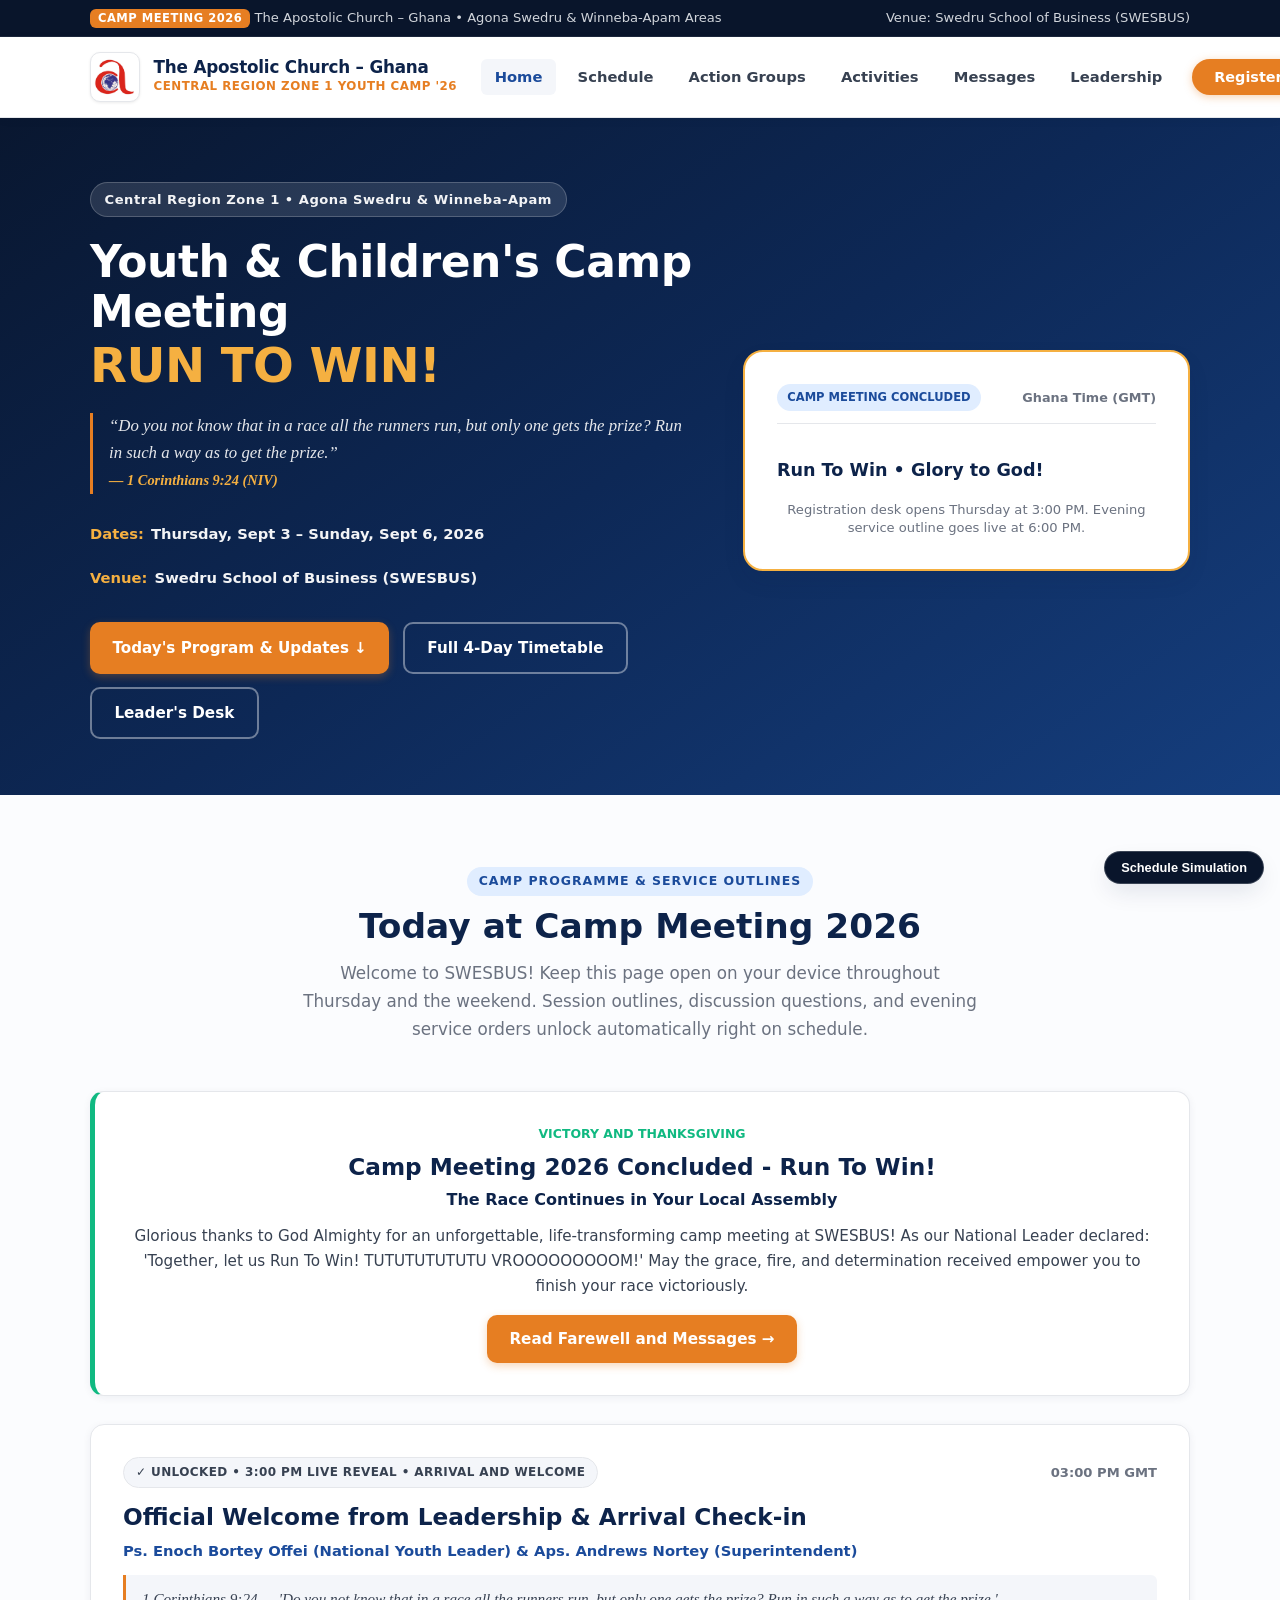
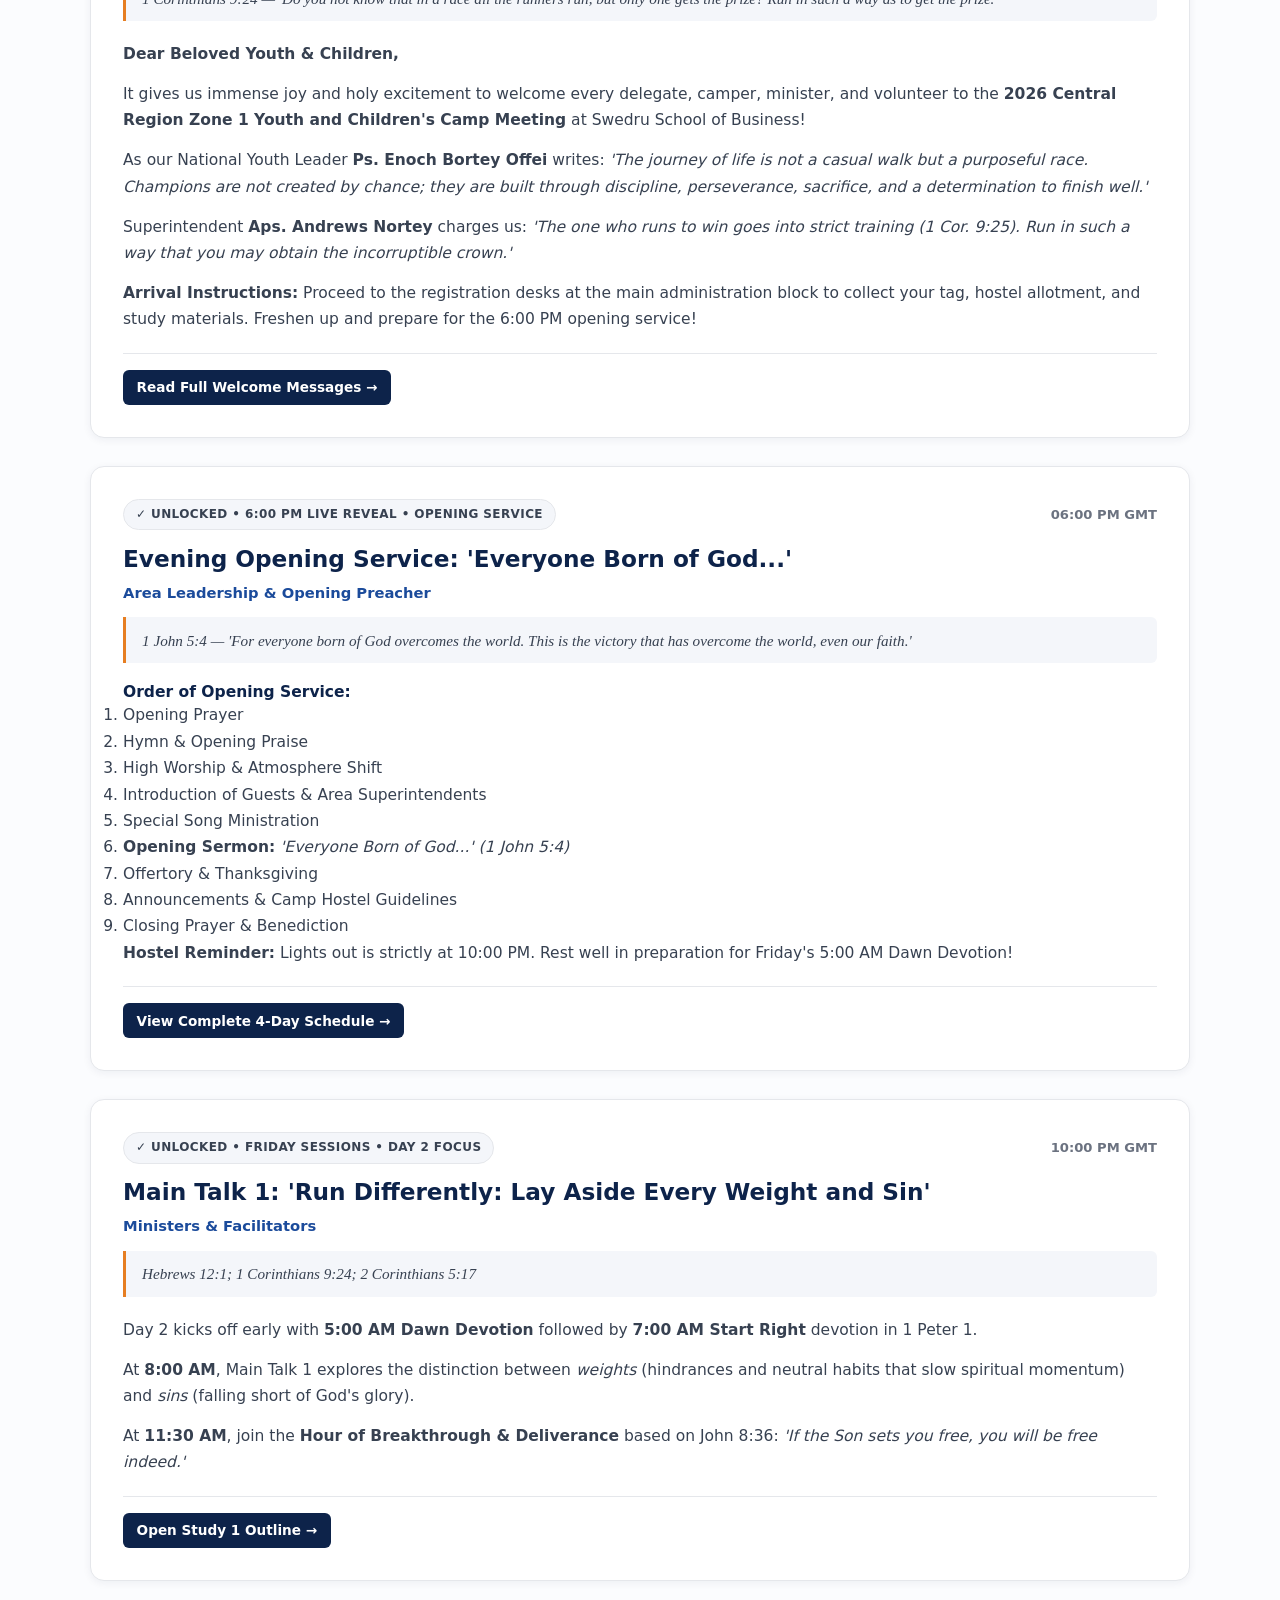
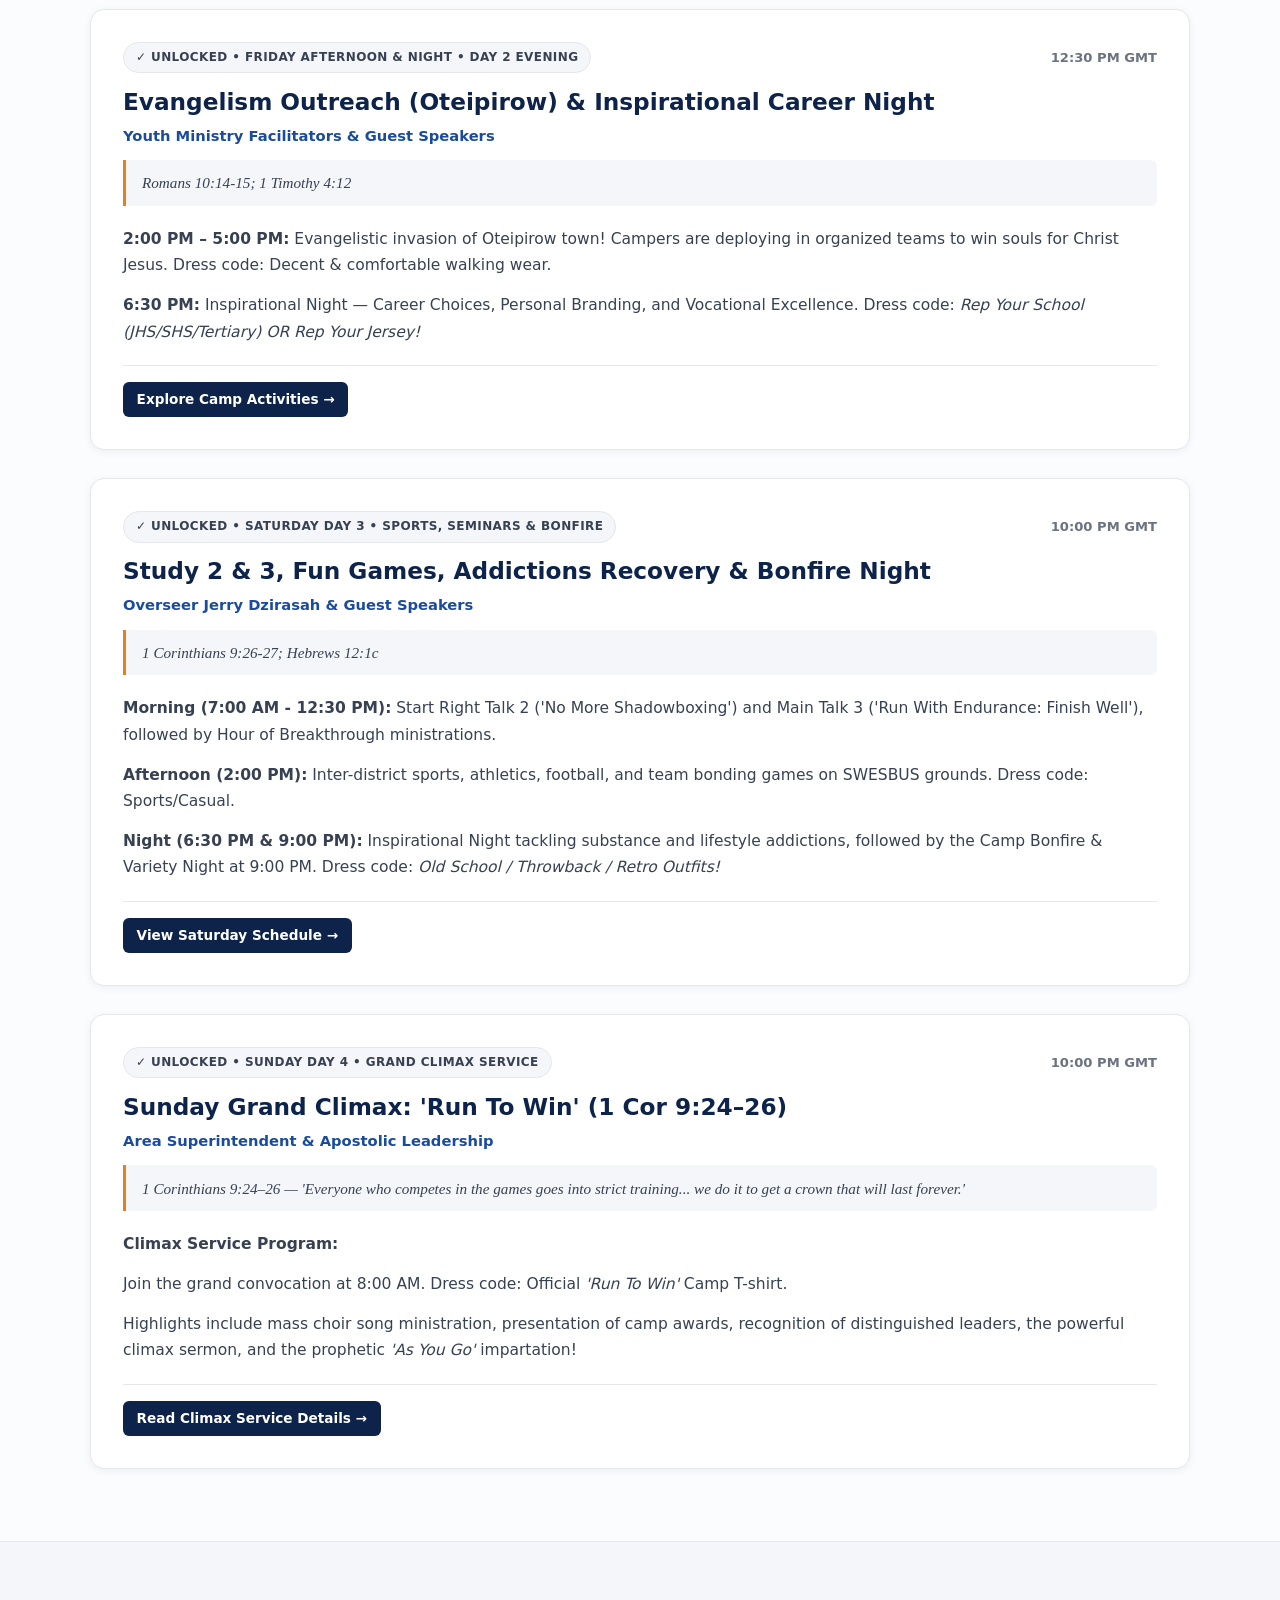
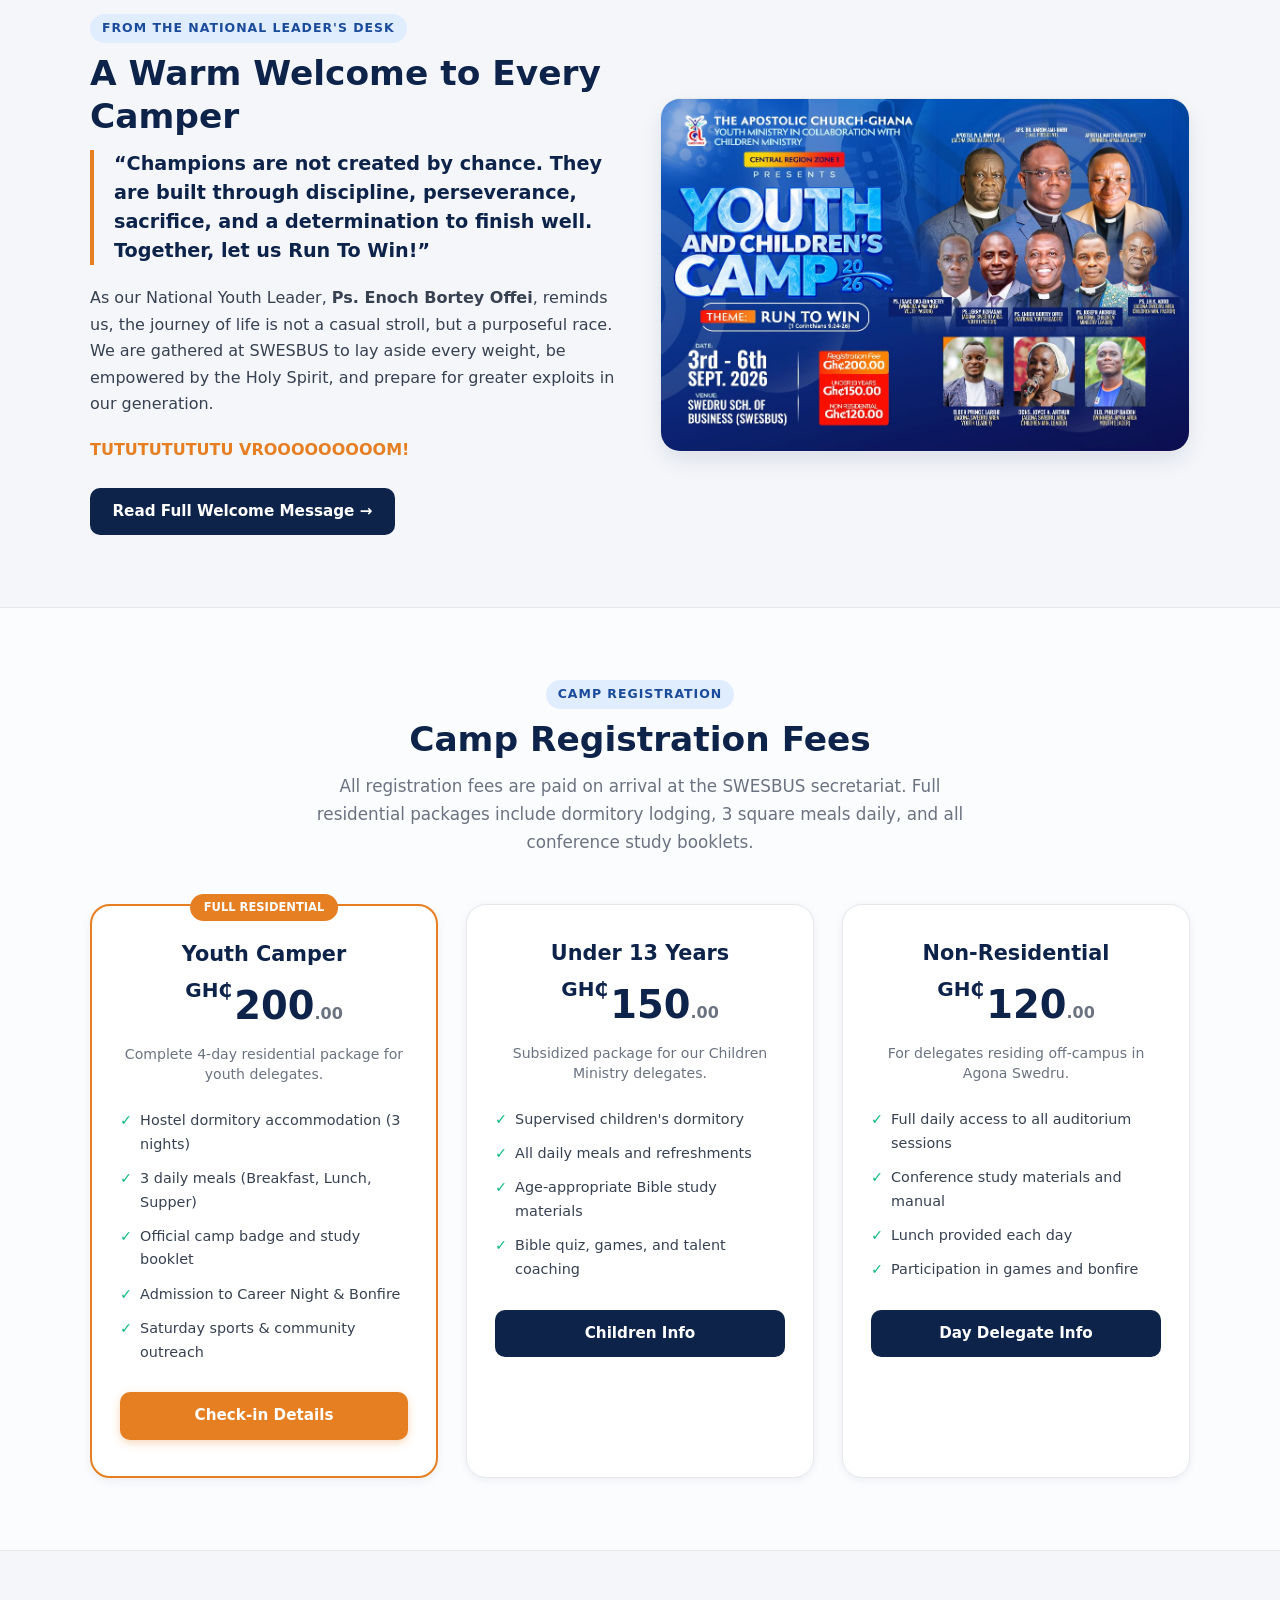
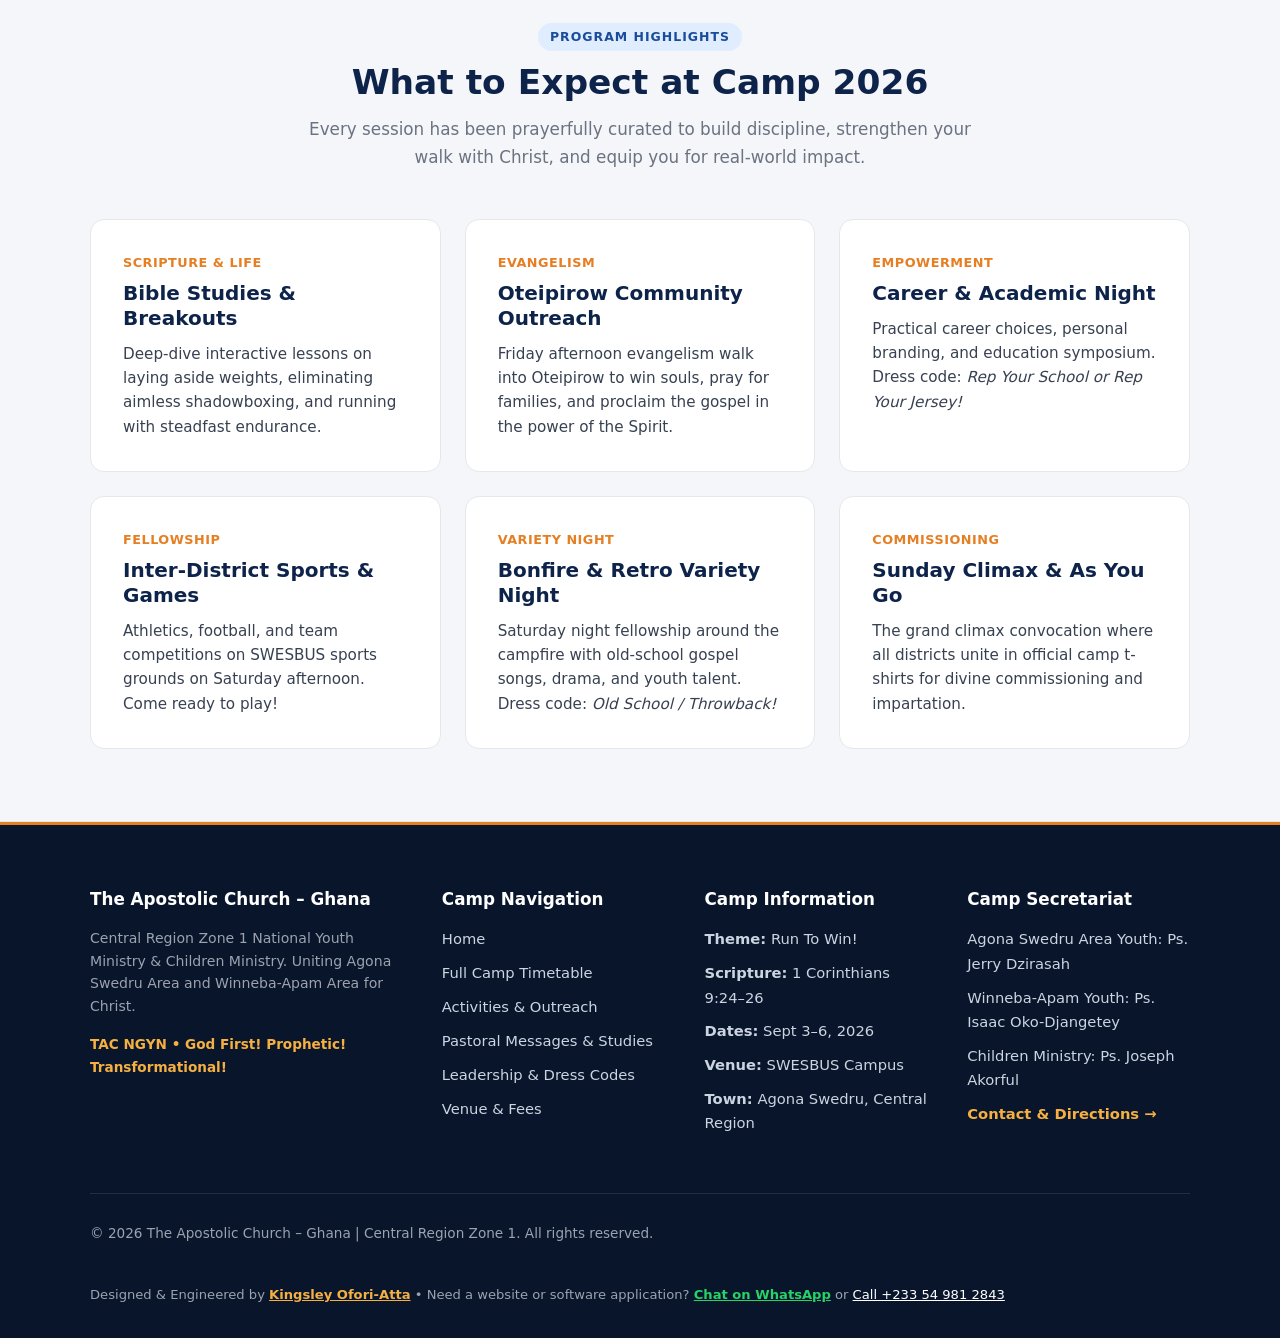
<file: index.html>
<!DOCTYPE html>
<html lang="en">
<head>
  <meta charset="UTF-8">
  <meta name="viewport" content="width=device-width, initial-scale=1.0">
  <title>Youth &amp; Children&#39;s Camp Meeting 2026 | The Apostolic Church – Ghana</title>
  <meta name="description" content="Join The Apostolic Church - Ghana Central Region Zone 1 Youth and Children's Camp 2026 'Run To Win' at SWESBUS, Sept 3-6. Live schedule, messages, and info.">
  <link rel="canonical" href="https://tacyouthcamp.org/">

  <!-- Open Graph -->
  <meta property="og:type" content="website">
  <meta property="og:url" content="https://tacyouthcamp.org/">
  <meta property="og:title" content="Youth &amp; Children&#39;s Camp Meeting 2026 — Run To Win!">
  <meta property="og:description" content="The Apostolic Church – Ghana (Central Region Zone 1). Four days of spiritual revival, fellowship, and sports at Swedru School of Business.">
  <meta property="og:image" content="https://tacyouthcamp.org/assets/img/og-image.jpg">

  <!-- Twitter Card -->
  <meta name="twitter:card" content="summary_large_image">
  <meta name="twitter:title" content="Youth &amp; Children&#39;s Camp Meeting 2026 — Run To Win!">
  <meta name="twitter:description" content="The Apostolic Church – Ghana (Central Region Zone 1). Four days of spiritual revival, fellowship, and sports at Swedru School of Business.">
  <meta name="twitter:image" content="https://tacyouthcamp.org/assets/img/og-image.jpg">

  <!-- Favicon Icons (Generated from official church icon) -->
  <link rel="icon" href="favicon.ico" sizes="any">
  <link rel="icon" type="image/png" sizes="32x32" href="assets/img/icons/favicon-32x32.png">
  <link rel="icon" type="image/png" sizes="16x16" href="assets/img/icons/favicon-16x16.png">
  <link rel="apple-touch-icon" sizes="180x180" href="assets/img/icons/apple-touch-icon.png">

  <!-- Stylesheet -->
  <link rel="stylesheet" href="assets/css/styles.css?v=2.2">

  <!-- Schema.org Structured Data -->
  <script type="application/ld+json">
  {
    "@context": "https://schema.org",
    "@graph": [
      {
        "@type": "Church",
        "@id": "https://tacyouthcamp.org/#church",
        "name": "The Apostolic Church – Ghana",
        "alternateName": "Central Region Zone 1 Youth Ministry",
        "url": "https://tacyouthcamp.org/",
        "logo": "https://tacyouthcamp.org/assets/img/logo.jpg",
        "address": {
          "@type": "PostalAddress",
          "streetAddress": "Swedru School of Business Campus",
          "addressLocality": "Agona Swedru",
          "addressRegion": "Central Region",
          "addressCountry": "GH"
        }
      },
      {
        "@type": "Event",
        "@id": "https://tacyouthcamp.org/#event",
        "name": "Youth and Children's Camp Meeting 2026: Run To Win!",
        "startDate": "2026-09-03T09:00:00Z",
        "endDate": "2026-09-06T15:00:00Z",
        "eventStatus": "https://schema.org/EventScheduled",
        "eventAttendanceMode": "https://schema.org/OfflineEventAttendanceMode",
        "location": {
          "@type": "Place",
          "name": "Swedru School of Business (SWESBUS)",
          "address": {
            "@type": "PostalAddress",
            "streetAddress": "SWESBUS Campus",
            "addressLocality": "Agona Swedru",
            "addressRegion": "Central Region",
            "addressCountry": "GH"
          }
        },
        "organizer": {
          "@type": "Organization",
          "name": "The Apostolic Church – Ghana National Youth Ministry",
          "url": "https://tacyouthcamp.org/"
        }
      }
    ]
  }
  </script>
</head>
<body>

  <!-- Top Announcement Strip -->
  <div class="announcement-bar">
    <div class="container announcement-content">
      <div>
        <span class="announcement-badge">Camp Meeting 2026</span>
        <span>The Apostolic Church – Ghana &bull; Agona Swedru &amp; Winneba-Apam Areas</span>
      </div>
      <div>
        <span>Venue: Swedru School of Business (SWESBUS)</span>
      </div>
    </div>
  </div>

  <!-- Main Site Header -->
  <header class="site-header">
    <div class="container header-inner">
      <a href="index.html" class="brand-wrapper" aria-label="Camp Meeting 2026 Home">
        <img src="assets/img/logo.jpg" alt="The Apostolic Church – Ghana Logo" class="brand-logo-img" width="50" height="50">
        <div class="brand-info">
          <span class="brand-church-name">The Apostolic Church – Ghana</span>
          <span class="brand-event-name">Central Region Zone 1 Youth Camp &#39;26</span>
        </div>
      </a>

      <button type="button" class="mobile-menu-toggle" id="mobile-menu-toggle" aria-label="Open menu" aria-expanded="false">
        ☰
      </button>

            <nav class="primary-nav" id="primary-nav" aria-label="Primary Navigation">
        <ul>
          <li><a href="index.html" class="nav-link">Home</a></li>
          <li><a href="pages/schedule.html" class="nav-link">Schedule</a></li>
          <li><a href="pages/action-groups.html" class="nav-link">Action Groups</a></li>
          <li><a href="pages/activities.html" class="nav-link">Activities</a></li>
          <li><a href="pages/messages.html" class="nav-link">Messages</a></li>
          <li><a href="pages/about.html" class="nav-link">Leadership</a></li>
          <li><a href="pages/contact.html" class="nav-link nav-cta">Register Now</a></li>
        </ul>
      </nav>
    </div>
  </header>

  <main id="main-content">
    <!-- Hero Section -->
    <section class="hero" aria-labelledby="hero-title">
      <div class="container hero-grid">
        <div class="hero-text-col">
          <div class="hero-tag">
            <span>Central Region Zone 1 &bull; Agona Swedru &amp; Winneba-Apam</span>
          </div>
          <h1 id="hero-title" class="hero-title">
            Youth &amp; Children&#39;s Camp Meeting
            <span class="hero-theme-span">RUN TO WIN!</span>
          </h1>
          <p class="hero-verse">
            &ldquo;Do you not know that in a race all the runners run, but only one gets the prize? Run in such a way as to get the prize.&rdquo;
            <br><span style="font-size: 0.9rem; color: var(--brand-gold); font-weight: 700;">— 1 Corinthians 9:24 (NIV)</span>
          </p>
          
          <div class="hero-meta-row">
            <div class="hero-meta-item">
              <span style="font-weight:700; color:var(--brand-gold);">Dates:</span>
              <strong>Thursday, Sept 3 &ndash; Sunday, Sept 6, 2026</strong>
            </div>
            <div class="hero-meta-item">
              <span style="font-weight:700; color:var(--brand-gold);">Venue:</span>
              <strong>Swedru School of Business (SWESBUS)</strong>
            </div>
          </div>

          <div class="hero-actions">
            <a href="#live-feed-section" class="btn btn-primary">Today&#39;s Program &amp; Updates &darr;</a>
            <a href="pages/schedule.html" class="btn btn-outline">Full 4-Day Timetable</a>
            <a href="pages/messages.html" class="btn btn-outline">Leader&#39;s Desk</a>
          </div>
        </div>

        <!-- Live Countdown Widget -->
        <aside class="countdown-card" aria-label="Camp Program Countdown">
          <div class="countdown-header">
            <span class="countdown-badge" id="hero-stage-status">Camp Countdown</span>
            <span class="countdown-label">Ghana Time (GMT)</span>
          </div>

          <div id="hero-countdown-timer">
            <div class="countdown-digits-grid">
              <div class="digit-box"><span class="digit-value">--</span><span class="digit-caption">DAYS</span></div>
              <span class="digit-colon">:</span>
              <div class="digit-box"><span class="digit-value">--</span><span class="digit-caption">HOURS</span></div>
              <span class="digit-colon">:</span>
              <div class="digit-box"><span class="digit-value">--</span><span class="digit-caption">MINS</span></div>
              <span class="digit-colon">:</span>
              <div class="digit-box"><span class="digit-value">--</span><span class="digit-caption">SECS</span></div>
            </div>
          </div>

          <p class="countdown-helper-text">
            Registration desk opens Thursday at 3:00 PM. Evening service outline goes live at 6:00 PM.
          </p>
        </aside>
      </div>
    </section>

    <!-- Today's Live Programme & Feed Section -->
    <section class="section" id="live-feed-section" aria-labelledby="live-section-heading">
      <div class="container">
        <div class="section-header">
          <span class="section-eyebrow">Camp Programme &amp; Service Outlines</span>
          <h2 id="live-section-heading" class="section-title">Today at Camp Meeting 2026</h2>
          <p class="section-lead">
            Welcome to SWESBUS! Keep this page open on your device throughout Thursday and the weekend. Session outlines, discussion questions, and evening service orders unlock automatically right on schedule.
          </p>
        </div>

        <!-- Container populated by assets/js/scheduler.js -->
        <div id="live-reveals-container" class="live-updates-feed">
          <!-- Fallback content if JavaScript is off or loading -->
          <div class="feed-banner pre-camp">
            <div class="feed-banner-status">Coming Up Today</div>
            <h3 class="feed-banner-title">Arrival &amp; Camp Registration at SWESBUS</h3>
            <p class="feed-banner-highlight">Registration Desks Open at 3:00 PM GMT</p>
            <p class="feed-banner-text">
              Campers and delegates from all districts across Agona Swedru Area and Winneba-Apam Area are arriving at the Swedru School of Business campus. Check in at the administration block to pick up your camp tag, room allocation, and study booklet.
            </p>
            <div class="camp-packing-tips">
              <p><strong>Arrival Dress Code:</strong> Travel comfortably and decently.</p>
              <p><strong>Camper Checklist:</strong> Your registration fee (GH₵200 Regular / GH₵150 Under 13 / GH₵120 Non-residential), Bible, study notebook, beddings, and sportswear for Saturday.</p>
            </div>
          </div>

          <article class="reveal-card reveal-card-locked">
            <div class="reveal-card-top">
              <span class="status-pill locked">Upcoming &bull; 3:00 PM</span>
              <span class="reveal-timestamp">Thursday, Sept 3</span>
            </div>
            <h3 class="reveal-heading">Official Leadership Welcome &amp; Hostel Check-in</h3>
            <p class="reveal-speaker-line">Ps. Enoch Bortey Offei &amp; Aps. Andrews Nortey</p>
            <p style="color: var(--text-muted);">
              The official welcome message and room allocation guidelines will unlock at 3:00 PM GMT.
            </p>
            <div class="locked-countdown-row">
              <span>Unlocks at 3:00 PM GMT</span>
            </div>
          </article>

          <article class="reveal-card reveal-card-locked">
            <div class="reveal-card-top">
              <span class="status-pill locked">Upcoming &bull; 6:00 PM</span>
              <span class="reveal-timestamp">Thursday, Sept 3</span>
            </div>
            <h3 class="reveal-heading">Evening Opening Service: &ldquo;Everyone Born of God...&rdquo;</h3>
            <p class="reveal-speaker-line">Scripture Focus: 1 John 5:4</p>
            <p style="color: var(--text-muted);">
              Full order of service, opening sermon notes, and hymn selections will unlock at 6:00 PM GMT.
            </p>
            <div class="locked-countdown-row">
              <span>Unlocks at 6:00 PM GMT</span>
            </div>
          </article>
        </div>
      </div>
    </section>

    <!-- Welcome from Leadership & Camp Spirit -->
    <section class="section section-alt" aria-labelledby="welcome-heading">
      <div class="container">
        <div class="welcome-committee-grid">
          <div>
            <span class="section-eyebrow">From the National Leader&#39;s Desk</span>
            <h2 id="welcome-heading" class="section-title">A Warm Welcome to Every Camper</h2>
            <div class="quote-highlight">
              &ldquo;Champions are not created by chance. They are built through discipline, perseverance, sacrifice, and a determination to finish well. Together, let us Run To Win!&rdquo;
            </div>
            <p style="margin-bottom: 1.25rem;">
              As our National Youth Leader, <strong>Ps. Enoch Bortey Offei</strong>, reminds us, the journey of life is not a casual stroll, but a purposeful race. We are gathered at SWESBUS to lay aside every weight, be empowered by the Holy Spirit, and prepare for greater exploits in our generation.
            </p>
            <p style="margin-bottom: 1.5rem; font-weight: 700; color: var(--brand-orange);">
              TUTUTUTUTUTU VROOOOOOOOOM!
            </p>
            <a href="pages/messages.html" class="btn btn-secondary">Read Full Welcome Message &rarr;</a>
          </div>

          <div style="text-align: center;">
            <img src="assets/img/flyer.jpg" alt="The Apostolic Church Ghana Youth & Children's Camp 2026 Official Flyer featuring ministers and camp details" style="border-radius: var(--radius-xl); box-shadow: var(--shadow-lg); width: 100%; border: 1px solid var(--border-subtle);" loading="lazy">
          </div>
        </div>
      </div>
    </section>

    <!-- Registration Fees & What You Get -->
    <section class="section" aria-labelledby="registration-heading">
      <div class="container">
        <div class="section-header">
          <span class="section-eyebrow">Camp Registration</span>
          <h2 id="registration-heading" class="section-title">Camp Registration Fees</h2>
          <p class="section-lead">
            All registration fees are paid on arrival at the SWESBUS secretariat. Full residential packages include dormitory lodging, 3 square meals daily, and all conference study booklets.
          </p>
        </div>

        <div class="pricing-grid">
          <!-- Regular Camper -->
          <div class="pricing-card featured">
            <span class="pricing-badge">Full Residential</span>
            <h3 class="pricing-title">Youth Camper</h3>
            <div class="pricing-amount">
              <span class="pricing-currency">GH₵</span>200<span style="font-size: 1rem; color: var(--text-muted);">.00</span>
            </div>
            <p class="pricing-desc">Complete 4-day residential package for youth delegates.</p>
            <ul class="pricing-features">
              <li><span class="check-icon">✓</span> Hostel dormitory accommodation (3 nights)</li>
              <li><span class="check-icon">✓</span> 3 daily meals (Breakfast, Lunch, Supper)</li>
              <li><span class="check-icon">✓</span> Official camp badge and study booklet</li>
              <li><span class="check-icon">✓</span> Admission to Career Night &amp; Bonfire</li>
              <li><span class="check-icon">✓</span> Saturday sports &amp; community outreach</li>
            </ul>
            <a href="pages/contact.html" class="btn btn-primary" style="width: 100%;">Check-in Details</a>
          </div>

          <!-- Children -->
          <div class="pricing-card">
            <h3 class="pricing-title">Under 13 Years</h3>
            <div class="pricing-amount">
              <span class="pricing-currency">GH₵</span>150<span style="font-size: 1rem; color: var(--text-muted);">.00</span>
            </div>
            <p class="pricing-desc">Subsidized package for our Children Ministry delegates.</p>
            <ul class="pricing-features">
              <li><span class="check-icon">✓</span> Supervised children&#39;s dormitory</li>
              <li><span class="check-icon">✓</span> All daily meals and refreshments</li>
              <li><span class="check-icon">✓</span> Age-appropriate Bible study materials</li>
              <li><span class="check-icon">✓</span> Bible quiz, games, and talent coaching</li>
            </ul>
            <a href="pages/contact.html" class="btn btn-secondary" style="width: 100%;">Children Info</a>
          </div>

          <!-- Non-Residential -->
          <div class="pricing-card">
            <h3 class="pricing-title">Non-Residential</h3>
            <div class="pricing-amount">
              <span class="pricing-currency">GH₵</span>120<span style="font-size: 1rem; color: var(--text-muted);">.00</span>
            </div>
            <p class="pricing-desc">For delegates residing off-campus in Agona Swedru.</p>
            <ul class="pricing-features">
              <li><span class="check-icon">✓</span> Full daily access to all auditorium sessions</li>
              <li><span class="check-icon">✓</span> Conference study materials and manual</li>
              <li><span class="check-icon">✓</span> Lunch provided each day</li>
              <li><span class="check-icon">✓</span> Participation in games and bonfire</li>
            </ul>
            <a href="pages/contact.html" class="btn btn-secondary" style="width: 100%;">Day Delegate Info</a>
          </div>
        </div>
      </div>
    </section>

    <!-- Key Camp Highlights -->
    <section class="section section-alt" aria-labelledby="highlights-title">
      <div class="container">
        <div class="section-header">
          <span class="section-eyebrow">Program Highlights</span>
          <h2 id="highlights-title" class="section-title">What to Expect at Camp 2026</h2>
          <p class="section-lead">
            Every session has been prayerfully curated to build discipline, strengthen your walk with Christ, and equip you for real-world impact.
          </p>
        </div>

        <div style="display: grid; grid-template-columns: repeat(auto-fit, minmax(300px, 1fr)); gap: 1.5rem;">
          <div style="background: #fff; padding: 2rem; border-radius: var(--radius-lg); border: 1px solid var(--border-subtle);">
            <div style="font-size: 0.8rem; font-weight: 800; color: var(--brand-orange); text-transform: uppercase; margin-bottom: 0.5rem; letter-spacing: 0.5px;">Scripture &amp; Life</div>
            <h3 style="font-size: 1.25rem; margin-bottom: 0.65rem;">Bible Studies &amp; Breakouts</h3>
            <p style="font-size: 0.95rem; color: var(--text-body); line-height: 1.6;">
              Deep-dive interactive lessons on laying aside weights, eliminating aimless shadowboxing, and running with steadfast endurance.
            </p>
          </div>

          <div style="background: #fff; padding: 2rem; border-radius: var(--radius-lg); border: 1px solid var(--border-subtle);">
            <div style="font-size: 0.8rem; font-weight: 800; color: var(--brand-orange); text-transform: uppercase; margin-bottom: 0.5rem; letter-spacing: 0.5px;">Evangelism</div>
            <h3 style="font-size: 1.25rem; margin-bottom: 0.65rem;">Oteipirow Community Outreach</h3>
            <p style="font-size: 0.95rem; color: var(--text-body); line-height: 1.6;">
              Friday afternoon evangelism walk into Oteipirow to win souls, pray for families, and proclaim the gospel in the power of the Spirit.
            </p>
          </div>

          <div style="background: #fff; padding: 2rem; border-radius: var(--radius-lg); border: 1px solid var(--border-subtle);">
            <div style="font-size: 0.8rem; font-weight: 800; color: var(--brand-orange); text-transform: uppercase; margin-bottom: 0.5rem; letter-spacing: 0.5px;">Empowerment</div>
            <h3 style="font-size: 1.25rem; margin-bottom: 0.65rem;">Career &amp; Academic Night</h3>
            <p style="font-size: 0.95rem; color: var(--text-body); line-height: 1.6;">
              Practical career choices, personal branding, and education symposium. Dress code: <em>Rep Your School or Rep Your Jersey!</em>
            </p>
          </div>

          <div style="background: #fff; padding: 2rem; border-radius: var(--radius-lg); border: 1px solid var(--border-subtle);">
            <div style="font-size: 0.8rem; font-weight: 800; color: var(--brand-orange); text-transform: uppercase; margin-bottom: 0.5rem; letter-spacing: 0.5px;">Fellowship</div>
            <h3 style="font-size: 1.25rem; margin-bottom: 0.65rem;">Inter-District Sports &amp; Games</h3>
            <p style="font-size: 0.95rem; color: var(--text-body); line-height: 1.6;">
              Athletics, football, and team competitions on SWESBUS sports grounds on Saturday afternoon. Come ready to play!
            </p>
          </div>

          <div style="background: #fff; padding: 2rem; border-radius: var(--radius-lg); border: 1px solid var(--border-subtle);">
            <div style="font-size: 0.8rem; font-weight: 800; color: var(--brand-orange); text-transform: uppercase; margin-bottom: 0.5rem; letter-spacing: 0.5px;">Variety Night</div>
            <h3 style="font-size: 1.25rem; margin-bottom: 0.65rem;">Bonfire &amp; Retro Variety Night</h3>
            <p style="font-size: 0.95rem; color: var(--text-body); line-height: 1.6;">
              Saturday night fellowship around the campfire with old-school gospel songs, drama, and youth talent. Dress code: <em>Old School / Throwback!</em>
            </p>
          </div>

          <div style="background: #fff; padding: 2rem; border-radius: var(--radius-lg); border: 1px solid var(--border-subtle);">
            <div style="font-size: 0.8rem; font-weight: 800; color: var(--brand-orange); text-transform: uppercase; margin-bottom: 0.5rem; letter-spacing: 0.5px;">Commissioning</div>
            <h3 style="font-size: 1.25rem; margin-bottom: 0.65rem;">Sunday Climax &amp; As You Go</h3>
            <p style="font-size: 0.95rem; color: var(--text-body); line-height: 1.6;">
              The grand climax convocation where all districts unite in official camp t-shirts for divine commissioning and impartation.
            </p>
          </div>
        </div>
      </div>
    </section>
  </main>

  <!-- Site Footer -->
  <footer class="site-footer">
    <div class="container">
      <div class="footer-grid">
        <div class="footer-col">
          <h4>The Apostolic Church – Ghana</h4>
          <p style="font-size: 0.88rem; line-height: 1.6; color: #9ca3af;">
            Central Region Zone 1 National Youth Ministry &amp; Children Ministry. Uniting Agona Swedru Area and Winneba-Apam Area for Christ.
          </p>
          <p style="font-size: 0.85rem; color: var(--brand-gold); font-weight: 700; margin-top: 0.85rem;">
            TAC NGYN &bull; God First! Prophetic! Transformational!
          </p>
        </div>

        <div class="footer-col">
          <h4>Camp Navigation</h4>
          <ul class="footer-links">
            <li><a href="index.html">Home</a></li>
            <li><a href="pages/schedule.html">Full Camp Timetable</a></li>
            <li><a href="pages/activities.html">Activities &amp; Outreach</a></li>
            <li><a href="pages/messages.html">Pastoral Messages &amp; Studies</a></li>
            <li><a href="pages/about.html">Leadership &amp; Dress Codes</a></li>
            <li><a href="pages/contact.html">Venue &amp; Fees</a></li>
          </ul>
        </div>

        <div class="footer-col">
          <h4>Camp Information</h4>
          <ul class="footer-links">
            <li><strong>Theme:</strong> Run To Win!</li>
            <li><strong>Scripture:</strong> 1 Corinthians 9:24&ndash;26</li>
            <li><strong>Dates:</strong> Sept 3&ndash;6, 2026</li>
            <li><strong>Venue:</strong> SWESBUS Campus</li>
            <li><strong>Town:</strong> Agona Swedru, Central Region</li>
          </ul>
        </div>

        <div class="footer-col">
          <h4>Camp Secretariat</h4>
          <ul class="footer-links">
            <li>Agona Swedru Area Youth: Ps. Jerry Dzirasah</li>
            <li>Winneba-Apam Youth: Ps. Isaac Oko-Djangetey</li>
            <li>Children Ministry: Ps. Joseph Akorful</li>
            <li><a href="pages/contact.html" style="color: var(--brand-gold); font-weight: 600;">Contact &amp; Directions &rarr;</a></li>
          </ul>
        </div>
      </div>

      <div class="footer-bottom">
        <p>&copy; 2026 The Apostolic Church – Ghana | Central Region Zone 1. All rights reserved.</p>
        <p style="margin-top:0.45rem; font-size:0.82rem; color:#9ca3af;">
          Designed &amp; Engineered by <a href="https://www.linkedin.com/in/kingsley-ofori-atta-332156328/" target="_blank" rel="noopener" style="color:var(--brand-gold); font-weight:700; text-decoration:underline;">Kingsley Ofori-Atta</a> &bull; Need a website or software application? <a href="https://wa.me/233549812843?text=Hello%20Kingsley,%20I%20saw%20the%20Youth%20Camp%20website%20and%20would%20like%20to%20discuss%20a%20software/web%20app%20project." target="_blank" rel="noopener" style="color:#25D366; font-weight:700; text-decoration:underline;">Chat on WhatsApp</a> or <a href="tel:+233549812843" style="color:#ffffff; text-decoration:underline;">Call +233 54 981 2843</a>
        </p>
      </div>
    </div>
  </footer>

  <!-- Client-side Schedule Reveal Engine & Nav Scripts -->
  <script src="assets/js/scheduler.js"></script>
  <script src="assets/js/main.js"></script>
</body>
</html>
</file>
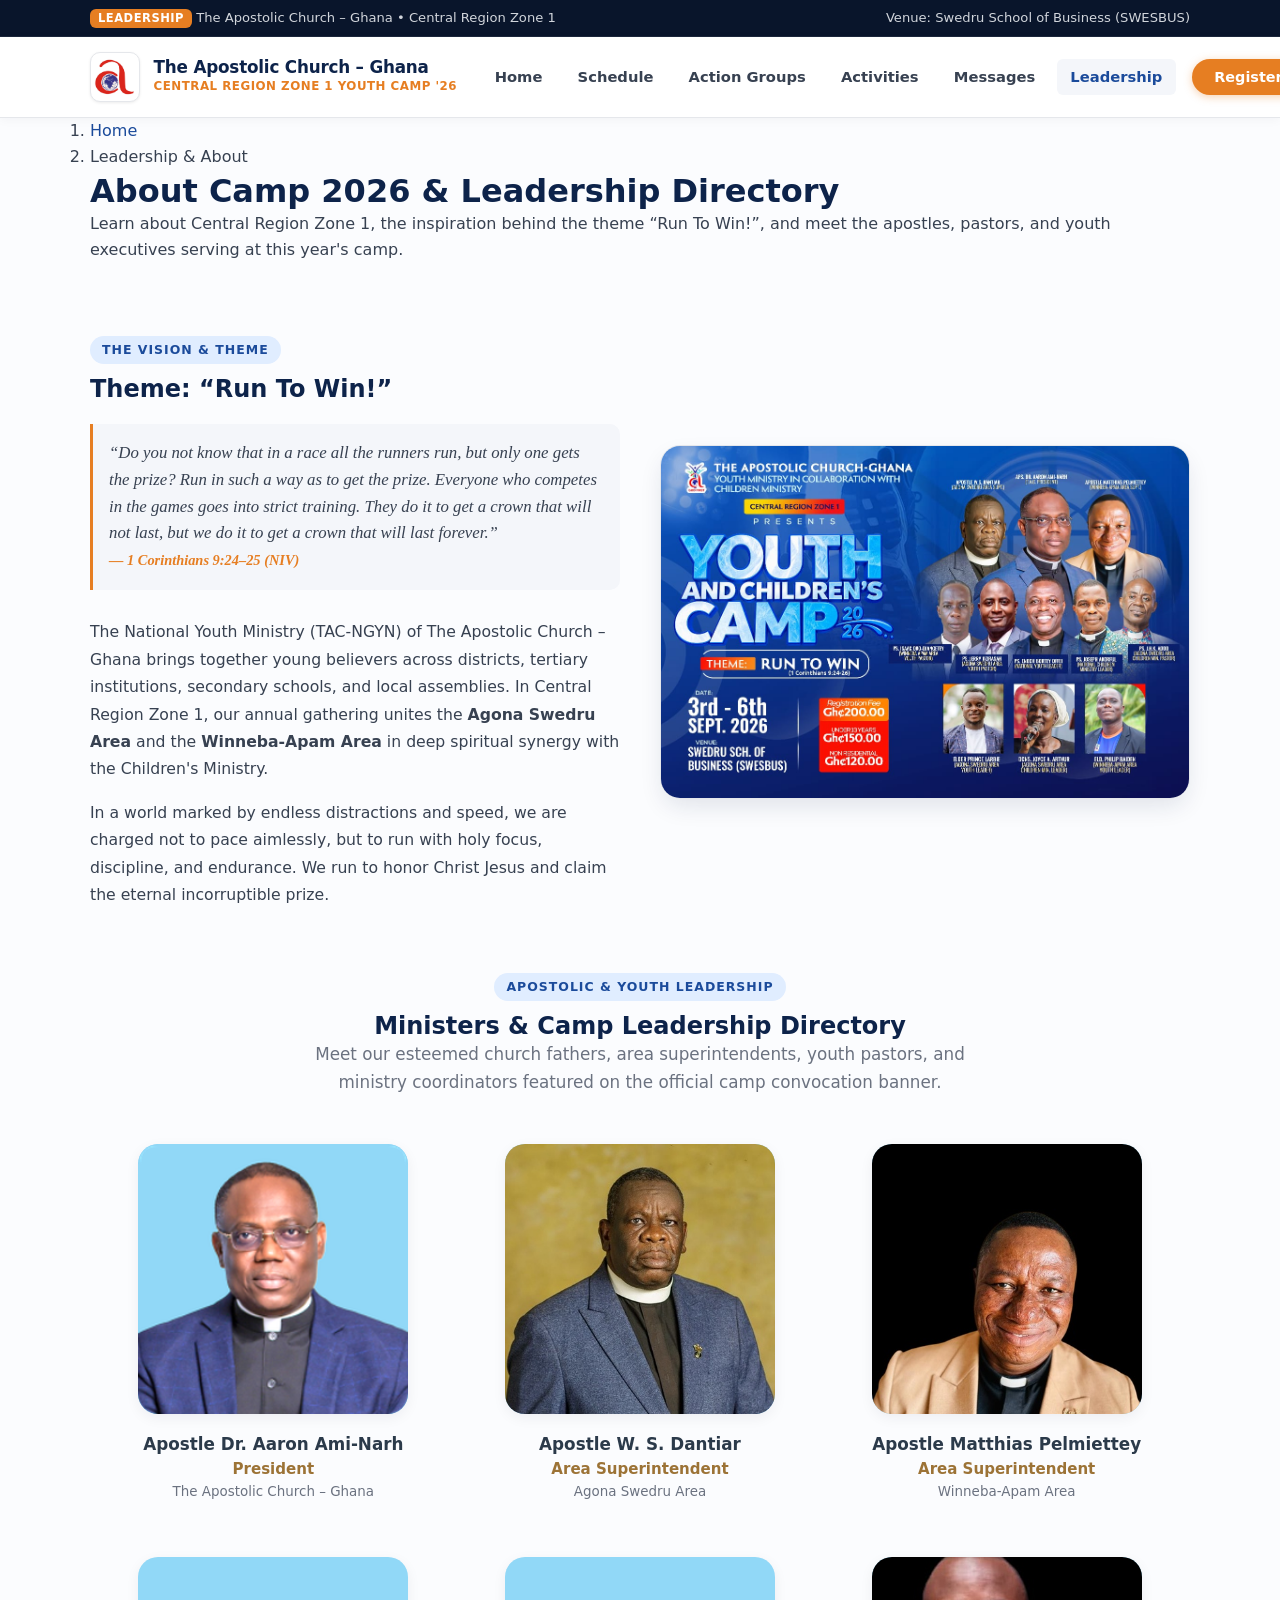
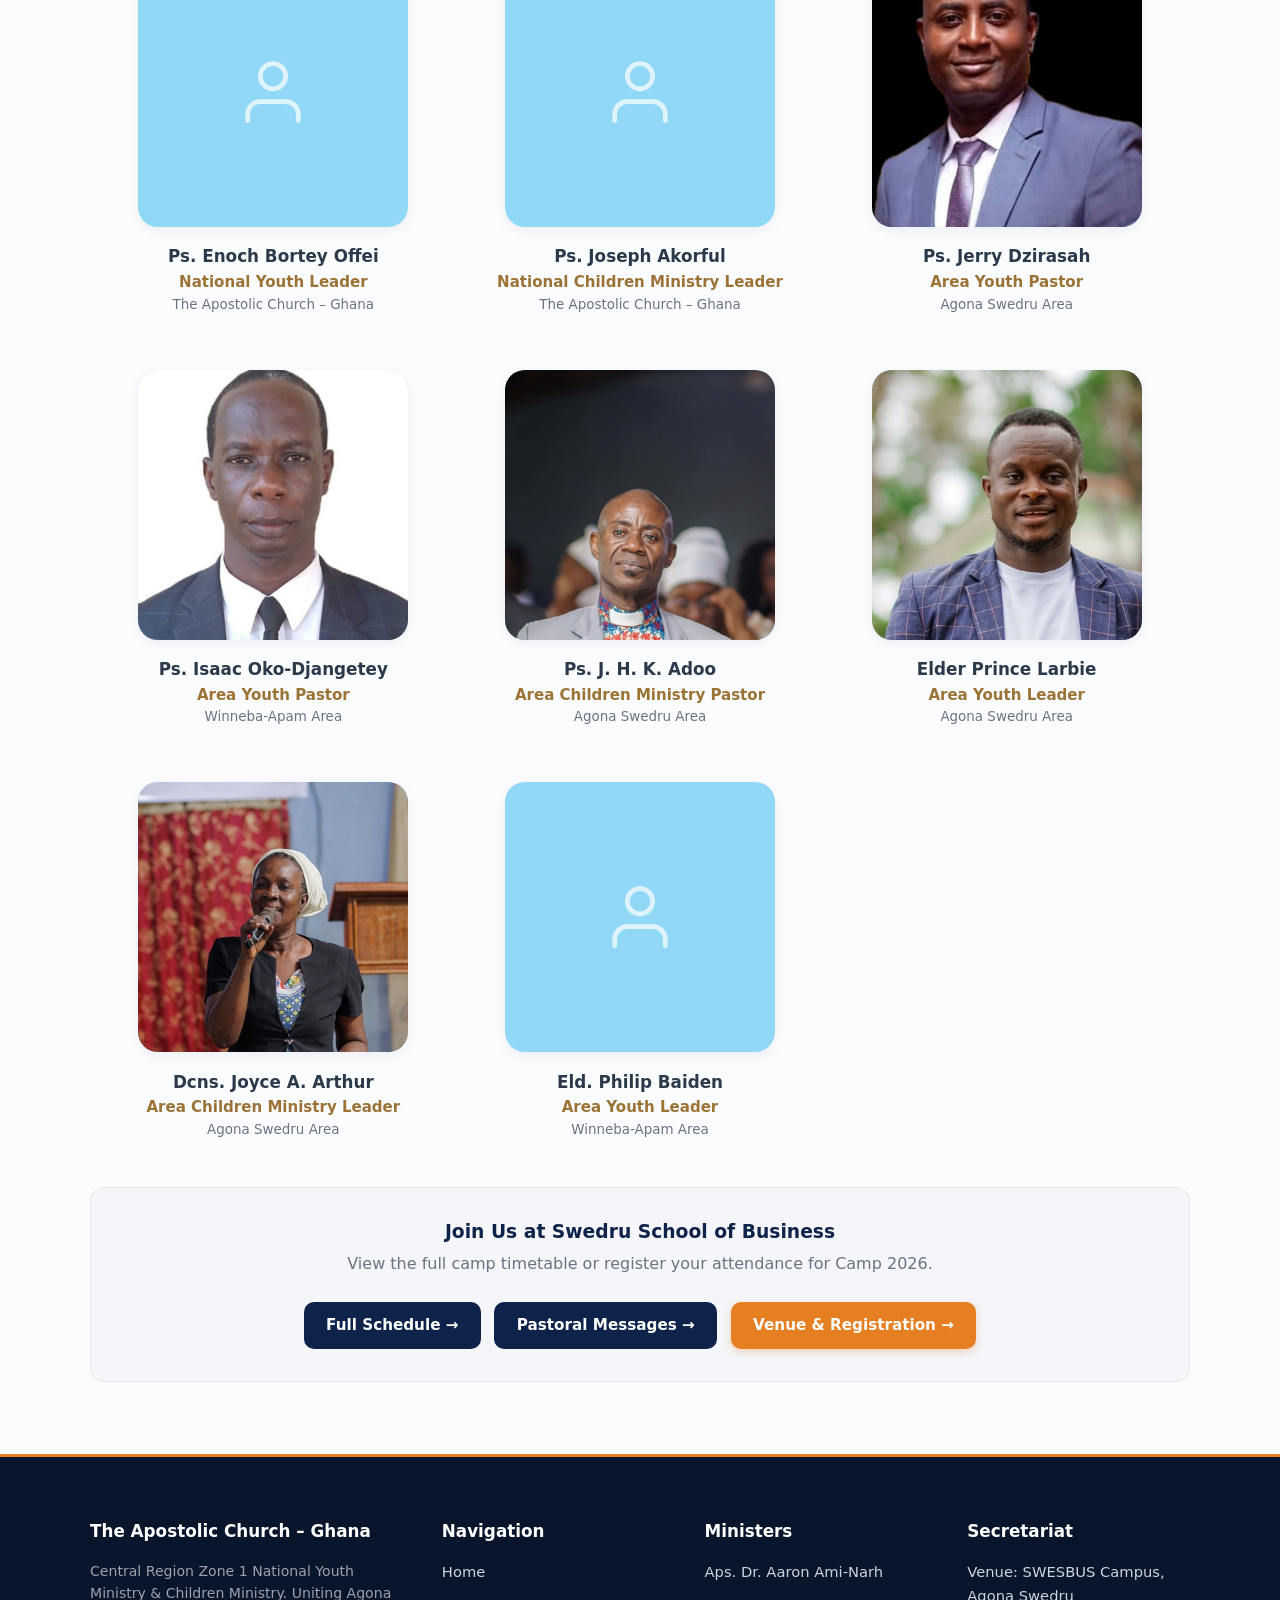
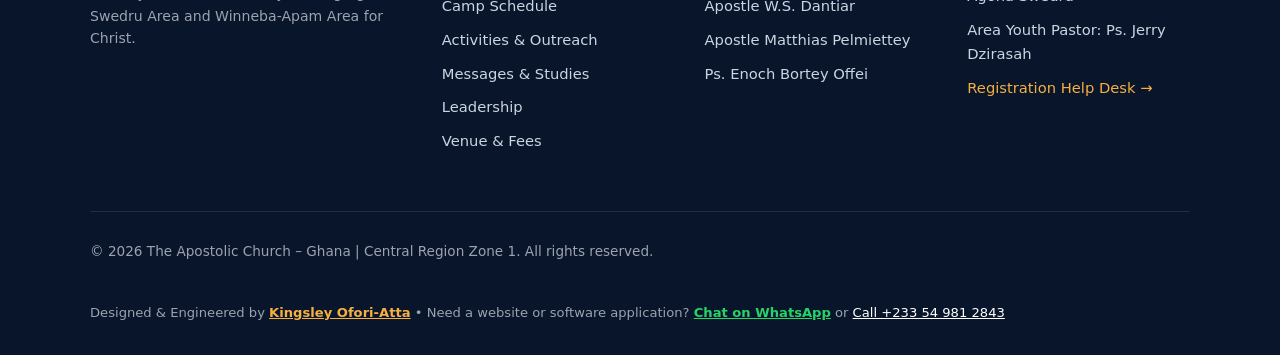
<file: pages/about.html>
<!DOCTYPE html>
<html lang="en">
<head>
  <meta charset="UTF-8">
  <meta name="viewport" content="width=device-width, initial-scale=1.0">
  <title>About Camp &amp; Leadership | Youth Camp 2026 | The Apostolic Church – Ghana</title>
  <meta name="description" content="Leadership directory and history for TAC Ghana Youth Camp 2026 'Run To Win' at SWESBUS. Learn about Agona Swedru and Winneba-Apam Area ministers.">
  <link rel="canonical" href="https://tacyouthcamp.org/pages/about.html">

  <!-- Open Graph -->
  <meta property="og:type" content="website">
  <meta property="og:url" content="https://tacyouthcamp.org/pages/about.html">
  <meta property="og:title" content="About Camp &amp; Leadership | Youth Camp 2026">
  <meta property="og:description" content="Meet the leadership, apostles, pastors, and youth executives leading Camp 2026 at Swedru School of Business.">
  <meta property="og:image" content="https://tacyouthcamp.org/assets/img/og-image.jpg">

  <!-- Twitter Card -->
  <meta name="twitter:card" content="summary_large_image">
  <meta name="twitter:title" content="About Camp &amp; Leadership | Youth Camp 2026">
  <meta name="twitter:description" content="Meet the leadership, apostles, pastors, and youth executives leading Camp 2026 at Swedru School of Business.">
  <meta name="twitter:image" content="https://tacyouthcamp.org/assets/img/og-image.jpg">

  <!-- Favicons -->
  <link rel="icon" href="../favicon.ico" sizes="any">
  <link rel="icon" type="image/png" sizes="32x32" href="../assets/img/icons/favicon-32x32.png">
  <link rel="icon" type="image/png" sizes="16x16" href="../assets/img/icons/favicon-16x16.png">
  <link rel="apple-touch-icon" sizes="180x180" href="../assets/img/icons/apple-touch-icon.png">

  <!-- Stylesheet -->
  <link rel="stylesheet" href="../assets/css/styles.css?v=2.2">
</head>
<body>

  <!-- Top Announcement Strip -->
  <div class="announcement-bar">
    <div class="container announcement-content">
      <div>
        <span class="announcement-badge">Leadership</span>
        <span>The Apostolic Church – Ghana &bull; Central Region Zone 1</span>
      </div>
      <div>
        <span>Venue: Swedru School of Business (SWESBUS)</span>
      </div>
    </div>
  </div>

  <!-- Header -->
  <header class="site-header">
    <div class="container header-inner">
      <a href="../index.html" class="brand-wrapper" aria-label="Camp Meeting 2026 Home">
        <img src="../assets/img/logo.jpg" alt="The Apostolic Church – Ghana Logo" class="brand-logo-img" width="50" height="50">
        <div class="brand-info">
          <span class="brand-church-name">The Apostolic Church – Ghana</span>
          <span class="brand-event-name">Central Region Zone 1 Youth Camp &#39;26</span>
        </div>
      </a>

      <button type="button" class="mobile-menu-toggle" id="mobile-menu-toggle" aria-label="Open navigation menu" aria-expanded="false">
        ☰
      </button>

            <nav class="primary-nav" id="primary-nav" aria-label="Primary Navigation">
        <ul>
          <li><a href="../index.html" class="nav-link">Home</a></li>
          <li><a href="schedule.html" class="nav-link">Schedule</a></li>
          <li><a href="action-groups.html" class="nav-link">Action Groups</a></li>
          <li><a href="activities.html" class="nav-link">Activities</a></li>
          <li><a href="messages.html" class="nav-link">Messages</a></li>
          <li><a href="about.html" class="nav-link active">Leadership</a></li>
          <li><a href="contact.html" class="nav-link nav-cta">Register Now</a></li>
        </ul>
      </nav>
    </div>
  </header>

  <!-- Breadcrumbs -->
  <nav class="breadcrumbs" aria-label="Breadcrumb navigation">
    <div class="container">
      <ol>
        <li><a href="../index.html">Home</a></li>
        <li aria-current="page">Leadership &amp; About</li>
      </ol>
    </div>
  </nav>

  <!-- Page Header -->
  <div class="page-header">
    <div class="container">
      <h1>About Camp 2026 &amp; Leadership Directory</h1>
      <p>
        Learn about Central Region Zone 1, the inspiration behind the theme &ldquo;Run To Win!&rdquo;, and meet the apostles, pastors, and youth executives serving at this year&#39;s camp.
      </p>
    </div>
  </div>

  <main id="main-content" class="section">
    <div class="container">

      <!-- Ministry Background -->
      <section style="margin-bottom:4rem;" aria-labelledby="theme-vision-title">
        <div class="welcome-committee-grid">
          <div>
            <span class="section-eyebrow">The Vision &amp; Theme</span>
            <h2 id="theme-vision-title" style="margin-bottom:1rem;">Theme: &ldquo;Run To Win!&rdquo;</h2>
            <p class="hero-verse" style="color:var(--text-body); border-left-color:var(--brand-orange); background:var(--surface-alt); padding:1rem; border-radius:0 var(--radius-md) var(--radius-md) 0;">
              &ldquo;Do you not know that in a race all the runners run, but only one gets the prize? Run in such a way as to get the prize. Everyone who competes in the games goes into strict training. They do it to get a crown that will not last, but we do it to get a crown that will last forever.&rdquo;
              <br><strong style="color:var(--brand-orange); font-size:0.9rem;">— 1 Corinthians 9:24–25 (NIV)</strong>
            </p>
            <p style="font-size:0.98rem; line-height:1.75; color:var(--text-body); margin-bottom:1rem;">
              The National Youth Ministry (TAC-NGYN) of The Apostolic Church – Ghana brings together young believers across districts, tertiary institutions, secondary schools, and local assemblies. In Central Region Zone 1, our annual gathering unites the <strong>Agona Swedru Area</strong> and the <strong>Winneba-Apam Area</strong> in deep spiritual synergy with the Children&#39;s Ministry.
            </p>
            <p style="font-size:0.98rem; line-height:1.75; color:var(--text-body);">
              In a world marked by endless distractions and speed, we are charged not to pace aimlessly, but to run with holy focus, discipline, and endurance. We run to honor Christ Jesus and claim the eternal incorruptible prize.
            </p>
          </div>

          <div style="text-align:center;">
            <img src="../assets/img/flyer.jpg" alt="Official Flyer for The Apostolic Church Ghana Youth Camp 2026 showing all ministers and event venue SWESBUS" style="border-radius:var(--radius-xl); box-shadow:var(--shadow-lg); width:100%; border:1px solid var(--border-subtle);" loading="lazy">
          </div>
        </div>
      </section>

      <!-- Full Leadership Directory -->
      <section aria-labelledby="leaders-heading">
        <div class="section-header">
          <span class="section-eyebrow">Apostolic &amp; Youth Leadership</span>
          <h2 id="leaders-heading">Ministers &amp; Camp Leadership Directory</h2>
          <p class="section-lead">
            Meet our esteemed church fathers, area superintendents, youth pastors, and ministry coordinators featured on the official camp convocation banner.
          </p>
        </div>

                        <div class="leaders-grid">
          
          <!-- Row 1, Col 1 -->
          <article class="leader-card">
            <div class="leader-photo-wrap">
              <img src="../assets/img/leaders/president.png" alt="Apostle Dr. Aaron Ami-Narh, President of The Apostolic Church – Ghana">
            </div>
            <h3 class="leader-name">Apostle Dr. Aaron Ami-Narh</h3>
            <p class="leader-role">President</p>
            <p class="leader-org">The Apostolic Church – Ghana</p>
          </article>

          <!-- Row 1, Col 2 -->
          <article class="leader-card">
            <div class="leader-photo-wrap">
              <img src="../assets/img/leaders/dantiar.jpg" alt="Apostle W. S. Dantiar, Agona Swedru Area Superintendent">
            </div>
            <h3 class="leader-name">Apostle W. S. Dantiar</h3>
            <p class="leader-role">Area Superintendent</p>
            <p class="leader-org">Agona Swedru Area</p>
          </article>

          <!-- Row 1, Col 3 -->
          <article class="leader-card">
            <div class="leader-photo-wrap">
              <img src="../assets/img/leaders/pelmiettey.jpg" alt="Apostle Matthias Pelmiettey, Winneba-Apam Area Superintendent">
            </div>
            <h3 class="leader-name">Apostle Matthias Pelmiettey</h3>
            <p class="leader-role">Area Superintendent</p>
            <p class="leader-org">Winneba-Apam Area</p>
          </article>

          <!-- Row 2, Col 1 -->
          <article class="leader-card">
            <div class="leader-photo-wrap leader-photo-blank" aria-label="Photo space pending">
              <svg class="blank-portrait-icon" viewBox="0 0 24 24" fill="none" stroke="currentColor" stroke-width="1.5" stroke-linecap="round" stroke-linejoin="round" aria-hidden="true">
                <path d="M20 21v-2a4 4 0 0 0-4-4H8a4 4 0 0 0-4 4v2"></path>
                <circle cx="12" cy="7" r="4"></circle>
              </svg>
            </div>
            <h3 class="leader-name">Ps. Enoch Bortey Offei</h3>
            <p class="leader-role">National Youth Leader</p>
            <p class="leader-org">The Apostolic Church – Ghana</p>
          </article>

          <!-- Row 2, Col 2 -->
          <article class="leader-card">
            <div class="leader-photo-wrap leader-photo-blank" aria-label="Photo space pending">
              <svg class="blank-portrait-icon" viewBox="0 0 24 24" fill="none" stroke="currentColor" stroke-width="1.5" stroke-linecap="round" stroke-linejoin="round" aria-hidden="true">
                <path d="M20 21v-2a4 4 0 0 0-4-4H8a4 4 0 0 0-4 4v2"></path>
                <circle cx="12" cy="7" r="4"></circle>
              </svg>
            </div>
            <h3 class="leader-name">Ps. Joseph Akorful</h3>
            <p class="leader-role">National Children Ministry Leader</p>
            <p class="leader-org">The Apostolic Church – Ghana</p>
          </article>

          <!-- Row 2, Col 3 -->
          <article class="leader-card">
            <div class="leader-photo-wrap">
              <img src="../assets/img/leaders/dzirasah.jpg" alt="Ps. Jerry Dzirasah, Agona Swedru Area Youth Pastor">
            </div>
            <h3 class="leader-name">Ps. Jerry Dzirasah</h3>
            <p class="leader-role">Area Youth Pastor</p>
            <p class="leader-org">Agona Swedru Area</p>
          </article>

          <!-- Row 3, Col 1 -->
          <article class="leader-card">
            <div class="leader-photo-wrap">
              <img src="../assets/img/leaders/oko_djangetey.jpg" alt="Ps. Isaac Oko-Djangetey, Winneba-Apam Area Youth Pastor">
            </div>
            <h3 class="leader-name">Ps. Isaac Oko-Djangetey</h3>
            <p class="leader-role">Area Youth Pastor</p>
            <p class="leader-org">Winneba-Apam Area</p>
          </article>

          <!-- Row 3, Col 2 -->
          <article class="leader-card">
            <div class="leader-photo-wrap">
              <img src="../assets/img/leaders/adoo.jpg" alt="Ps. J. H. K. Adoo, Agona Swedru Area Children Ministry Pastor">
            </div>
            <h3 class="leader-name">Ps. J. H. K. Adoo</h3>
            <p class="leader-role">Area Children Ministry Pastor</p>
            <p class="leader-org">Agona Swedru Area</p>
          </article>

          <!-- Row 3, Col 3 -->
          <article class="leader-card">
            <div class="leader-photo-wrap">
              <img src="../assets/img/leaders/larbie.jpg" alt="Elder Prince Larbie, Agona Swedru Area Youth Leader">
            </div>
            <h3 class="leader-name">Elder Prince Larbie</h3>
            <p class="leader-role">Area Youth Leader</p>
            <p class="leader-org">Agona Swedru Area</p>
          </article>

          <!-- Row 4, Col 1 -->
          <article class="leader-card">
            <div class="leader-photo-wrap">
              <img src="../assets/img/leaders/arthur.jpg" alt="Dcns. Joyce A. Arthur, Agona Swedru Area Children Ministry Leader">
            </div>
            <h3 class="leader-name">Dcns. Joyce A. Arthur</h3>
            <p class="leader-role">Area Children Ministry Leader</p>
            <p class="leader-org">Agona Swedru Area</p>
          </article>

          <!-- Row 4, Col 2 -->
          <article class="leader-card">
            <div class="leader-photo-wrap leader-photo-blank" aria-label="Photo space pending">
              <svg class="blank-portrait-icon" viewBox="0 0 24 24" fill="none" stroke="currentColor" stroke-width="1.5" stroke-linecap="round" stroke-linejoin="round" aria-hidden="true">
                <path d="M20 21v-2a4 4 0 0 0-4-4H8a4 4 0 0 0-4 4v2"></path>
                <circle cx="12" cy="7" r="4"></circle>
              </svg>
            </div>
            <h3 class="leader-name">Eld. Philip Baiden</h3>
            <p class="leader-role">Area Youth Leader</p>
            <p class="leader-org">Winneba-Apam Area</p>
          </article>

        </div>
      </section>

      <!-- Navigation Links -->
      <div style="background:var(--surface-alt); border:1px solid var(--border-subtle); border-radius:var(--radius-lg); padding:2rem; margin-top:3rem; text-align:center;">
        <h3 style="margin-bottom:0.5rem;">Join Us at Swedru School of Business</h3>
        <p style="color:var(--text-muted); max-width:600px; margin:0 auto 1.5rem;">
          View the full camp timetable or register your attendance for Camp 2026.
        </p>
        <div style="display:flex; flex-wrap:wrap; gap:0.85rem; justify-content:center;">
          <a href="schedule.html" class="btn btn-secondary">Full Schedule &rarr;</a>
          <a href="messages.html" class="btn btn-secondary">Pastoral Messages &rarr;</a>
          <a href="contact.html" class="btn btn-primary">Venue &amp; Registration &rarr;</a>
        </div>
      </div>

    </div>
  </main>

  <!-- Footer -->
  <footer class="site-footer">
    <div class="container">
      <div class="footer-grid">
        <div class="footer-col">
          <h4>The Apostolic Church – Ghana</h4>
          <p style="font-size: 0.88rem; line-height: 1.6; color: #9ca3af;">
            Central Region Zone 1 National Youth Ministry &amp; Children Ministry. Uniting Agona Swedru Area and Winneba-Apam Area for Christ.
          </p>
        </div>

        <div class="footer-col">
          <h4>Navigation</h4>
          <ul class="footer-links">
            <li><a href="../index.html">Home</a></li>
            <li><a href="schedule.html">Camp Schedule</a></li>
            <li><a href="activities.html">Activities &amp; Outreach</a></li>
            <li><a href="messages.html">Messages &amp; Studies</a></li>
            <li><a href="about.html">Leadership</a></li>
            <li><a href="contact.html">Venue &amp; Fees</a></li>
          </ul>
        </div>

        <div class="footer-col">
          <h4>Ministers</h4>
          <ul class="footer-links">
            <li>Aps. Dr. Aaron Ami-Narh</li>
            <li>Apostle W.S. Dantiar</li>
            <li>Apostle Matthias Pelmiettey</li>
            <li>Ps. Enoch Bortey Offei</li>
          </ul>
        </div>

        <div class="footer-col">
          <h4>Secretariat</h4>
          <ul class="footer-links">
            <li>Venue: SWESBUS Campus, Agona Swedru</li>
            <li>Area Youth Pastor: Ps. Jerry Dzirasah</li>
            <li><a href="contact.html" style="color:var(--brand-gold);">Registration Help Desk &rarr;</a></li>
          </ul>
        </div>
      </div>

      <div class="footer-bottom">
        <p>&copy; 2026 The Apostolic Church – Ghana | Central Region Zone 1. All rights reserved.</p>
        <p style="margin-top:0.45rem; font-size:0.82rem; color:#9ca3af;">
          Designed &amp; Engineered by <a href="https://www.linkedin.com/in/kingsley-ofori-atta-332156328/" target="_blank" rel="noopener" style="color:var(--brand-gold); font-weight:700; text-decoration:underline;">Kingsley Ofori-Atta</a> &bull; Need a website or software application? <a href="https://wa.me/233549812843?text=Hello%20Kingsley,%20I%20saw%20the%20Youth%20Camp%20website%20and%20would%20like%20to%20discuss%20a%20software/web%20app%20project." target="_blank" rel="noopener" style="color:#25D366; font-weight:700; text-decoration:underline;">Chat on WhatsApp</a> or <a href="tel:+233549812843" style="color:#ffffff; text-decoration:underline;">Call +233 54 981 2843</a>
        </p>
      </div>
    </div>
  </footer>

  <script src="../assets/js/main.js"></script>
</body>
</html>
</file>
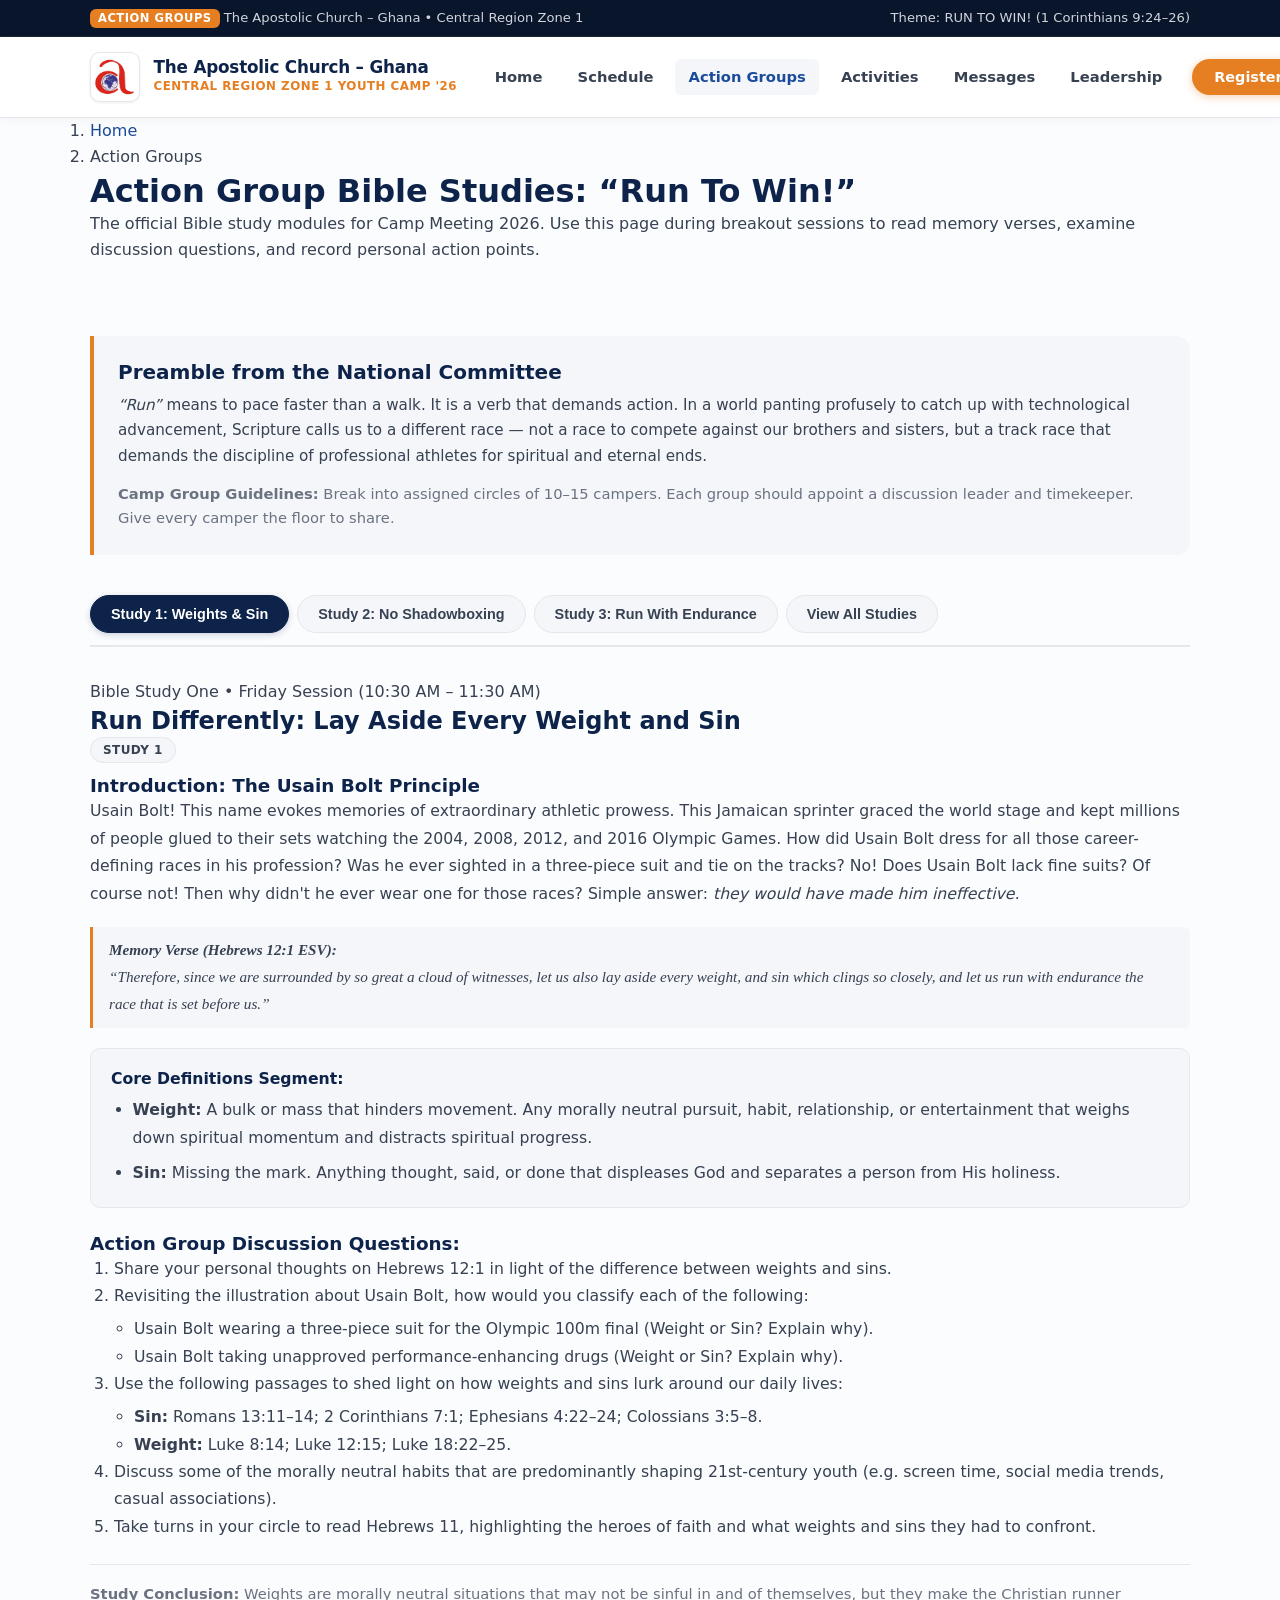
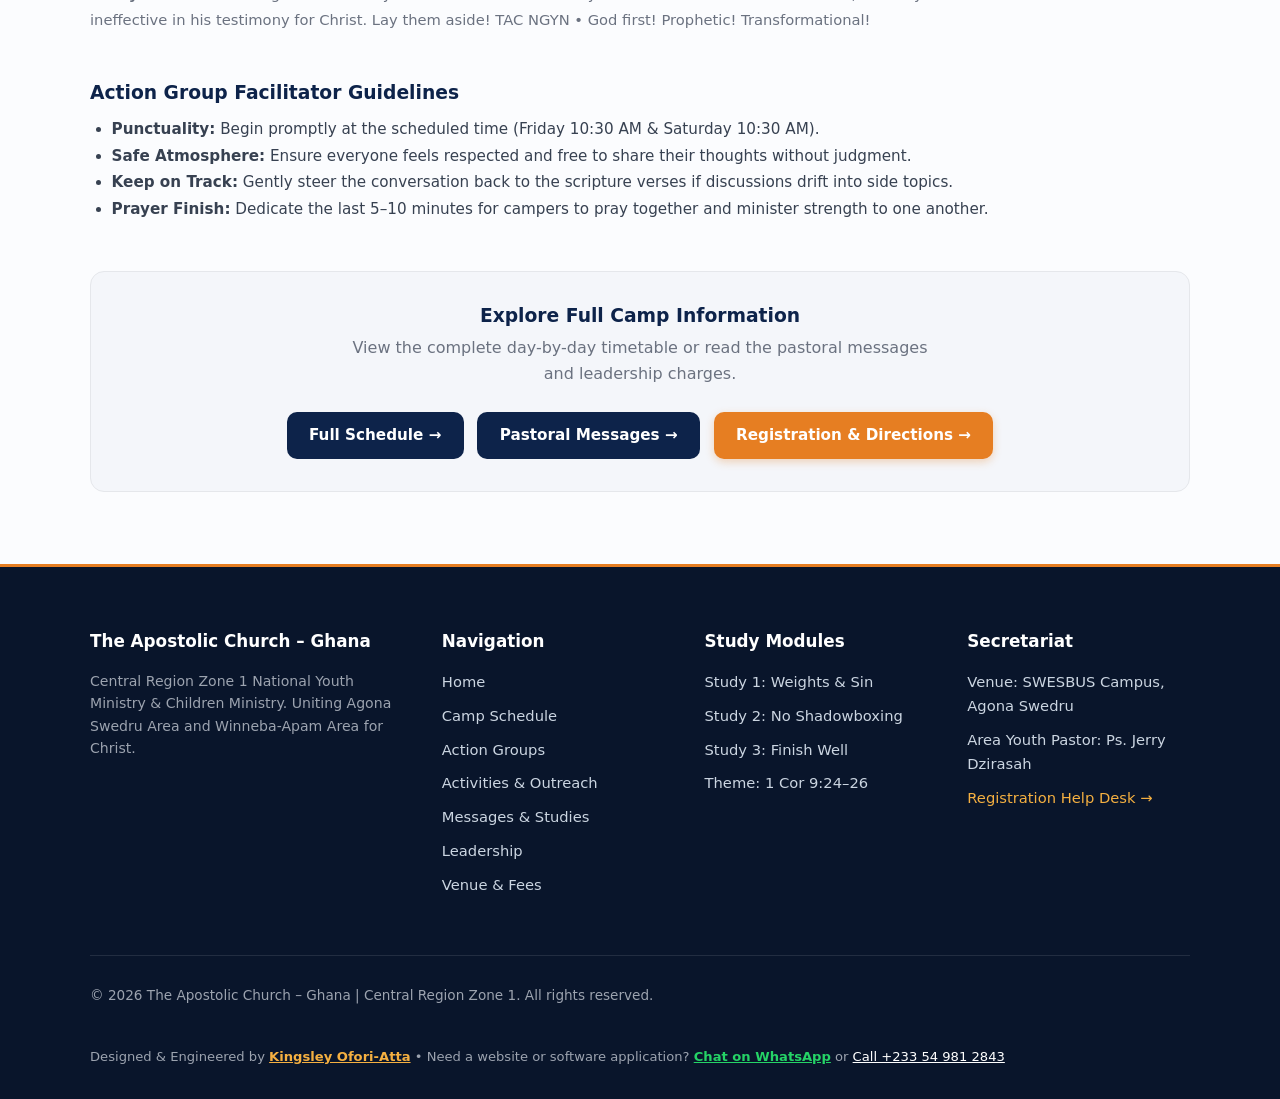
<file: pages/action-groups.html>
<!DOCTYPE html>
<html lang="en">
<head>
  <meta charset="UTF-8">
  <meta name="viewport" content="width=device-width, initial-scale=1.0">
  <title>Action Group Bible Studies | Youth Camp 2026 | The Apostolic Church – Ghana</title>
  <meta name="description" content="Interactive Action Group Bible study guides for TAC Ghana Youth Camp 2026 'Run To Win': Study 1 (Weights & Sin), Study 2 (Shadowboxing), and Study 3 (Endurance).">
  <link rel="canonical" href="https://tacyouthcamp.org/pages/action-groups.html">

  <!-- Open Graph -->
  <meta property="og:type" content="article">
  <meta property="og:url" content="https://tacyouthcamp.org/pages/action-groups.html">
  <meta property="og:title" content="Action Group Bible Studies | Youth Camp 2026">
  <meta property="og:description" content="Complete study curriculum for camp breakout sessions: Study 1, Study 2, and Study 3 on the theme 'Run To Win!'.">
  <meta property="og:image" content="https://tacyouthcamp.org/assets/img/og-image.jpg">

  <!-- Twitter Card -->
  <meta name="twitter:card" content="summary_large_image">
  <meta name="twitter:title" content="Action Group Bible Studies | Youth Camp 2026">
  <meta name="twitter:description" content="Complete study curriculum for camp breakout sessions: Study 1, Study 2, and Study 3 on the theme 'Run To Win!'.">
  <meta name="twitter:image" content="https://tacyouthcamp.org/assets/img/og-image.jpg">

  <!-- Favicons -->
  <link rel="icon" href="../favicon.ico" sizes="any">
  <link rel="icon" type="image/png" sizes="32x32" href="../assets/img/icons/favicon-32x32.png">
  <link rel="icon" type="image/png" sizes="16x16" href="../assets/img/icons/favicon-16x16.png">
  <link rel="apple-touch-icon" sizes="180x180" href="../assets/img/icons/apple-touch-icon.png">

  <!-- Stylesheet -->
  <link rel="stylesheet" href="../assets/css/styles.css?v=2.2">
  <style>
    .study-tabs-nav {
      display: flex;
      flex-wrap: wrap;
      gap: 0.5rem;
      margin-bottom: 2rem;
      border-bottom: 2px solid var(--border-subtle);
      padding-bottom: 0.75rem;
    }
    .study-tab-btn {
      background: var(--surface-alt);
      color: var(--text-body);
      border: 1px solid var(--border-subtle);
      padding: 0.65rem 1.25rem;
      border-radius: var(--radius-pill);
      font-weight: 700;
      font-size: 0.9rem;
      cursor: pointer;
      transition: all 0.15s ease;
    }
    .study-tab-btn:hover {
      background: var(--brand-sky);
      color: var(--brand-blue);
      border-color: var(--brand-blue-light);
    }
    .study-tab-btn.active {
      background: var(--brand-navy);
      color: #ffffff;
      border-color: var(--brand-navy);
      box-shadow: 0 2px 6px rgba(13, 35, 74, 0.2);
    }
    .study-content-panel {
      display: none;
    }
    .study-content-panel.active {
      display: block;
      animation: fadeIn 0.2s ease-in-out;
    }
    @keyframes fadeIn {
      from { opacity: 0; transform: translateY(4px); }
      to { opacity: 1; transform: translateY(0); }
    }
  </style>
</head>
<body>

  <!-- Top Announcement Strip -->
  <div class="announcement-bar">
    <div class="container announcement-content">
      <div>
        <span class="announcement-badge">Action Groups</span>
        <span>The Apostolic Church – Ghana &bull; Central Region Zone 1</span>
      </div>
      <div>
        <span>Theme: RUN TO WIN! (1 Corinthians 9:24–26)</span>
      </div>
    </div>
  </div>

  <!-- Header -->
  <header class="site-header">
    <div class="container header-inner">
      <a href="../index.html" class="brand-wrapper" aria-label="Camp Meeting 2026 Home">
        <img src="../assets/img/logo.jpg" alt="The Apostolic Church – Ghana Logo" class="brand-logo-img" width="50" height="50">
        <div class="brand-info">
          <span class="brand-church-name">The Apostolic Church – Ghana</span>
          <span class="brand-event-name">Central Region Zone 1 Youth Camp &#39;26</span>
        </div>
      </a>

      <button type="button" class="mobile-menu-toggle" id="mobile-menu-toggle" aria-label="Open navigation menu" aria-expanded="false">
        ☰
      </button>

      <nav class="primary-nav" id="primary-nav" aria-label="Primary Navigation">
        <ul>
          <li><a href="../index.html" class="nav-link">Home</a></li>
          <li><a href="schedule.html" class="nav-link">Schedule</a></li>
          <li><a href="action-groups.html" class="nav-link active">Action Groups</a></li>
          <li><a href="activities.html" class="nav-link">Activities</a></li>
          <li><a href="messages.html" class="nav-link">Messages</a></li>
          <li><a href="about.html" class="nav-link">Leadership</a></li>
          <li><a href="contact.html" class="nav-link nav-cta">Register Now</a></li>
        </ul>
      </nav>
    </div>
  </header>

  <!-- Breadcrumbs -->
  <nav class="breadcrumbs" aria-label="Breadcrumb navigation">
    <div class="container">
      <ol>
        <li><a href="../index.html">Home</a></li>
        <li aria-current="page">Action Groups</li>
      </ol>
    </div>
  </nav>

  <!-- Page Header -->
  <div class="page-header">
    <div class="container">
      <h1>Action Group Bible Studies: &ldquo;Run To Win!&rdquo;</h1>
      <p>
        The official Bible study modules for Camp Meeting 2026. Use this page during breakout sessions to read memory verses, examine discussion questions, and record personal action points.
      </p>
    </div>
  </div>

  <main id="main-content" class="section">
    <div class="container">

      <!-- Preamble Callout -->
      <section style="background:var(--surface-alt); border-left:4px solid var(--brand-orange); padding:1.5rem; border-radius:0 var(--radius-lg) var(--radius-lg) 0; margin-bottom:2.5rem;" aria-labelledby="preamble-heading">
        <h2 id="preamble-heading" style="font-size:1.25rem; margin-bottom:0.5rem; color:var(--brand-navy);">Preamble from the National Committee</h2>
        <p style="font-size:0.95rem; line-height:1.7; color:var(--text-body); margin-bottom:0.75rem;">
          <em>&ldquo;Run&rdquo;</em> means to pace faster than a walk. It is a verb that demands action. In a world panting profusely to catch up with technological advancement, Scripture calls us to a different race &mdash; not a race to compete against our brothers and sisters, but a track race that demands the discipline of professional athletes for spiritual and eternal ends.
        </p>
        <p style="font-size:0.92rem; color:var(--text-muted); margin-bottom:0;">
          <strong>Camp Group Guidelines:</strong> Break into assigned circles of 10–15 campers. Each group should appoint a discussion leader and timekeeper. Give every camper the floor to share.
        </p>
      </section>

      <!-- Study Selector Tabs -->
      <div class="study-tabs-nav" role="tablist" aria-label="Bible Study Modules">
        <button type="button" class="study-tab-btn active" role="tab" aria-selected="true" aria-controls="panel-study-1" id="tab-study-1" onclick="switchStudyTab('study-1')">
          Study 1: Weights &amp; Sin
        </button>
        <button type="button" class="study-tab-btn" role="tab" aria-selected="false" aria-controls="panel-study-2" id="tab-study-2" onclick="switchStudyTab('study-2')">
          Study 2: No Shadowboxing
        </button>
        <button type="button" class="study-tab-btn" role="tab" aria-selected="false" aria-controls="panel-study-3" id="tab-study-3" onclick="switchStudyTab('study-3')">
          Study 3: Run With Endurance
        </button>
        <button type="button" class="study-tab-btn" role="tab" aria-selected="false" aria-controls="panel-all-studies" id="tab-all-studies" onclick="switchStudyTab('all')">
          View All Studies
        </button>
      </div>

      <!-- ================= STUDY ONE ================= -->
      <section class="study-content-panel active" id="panel-study-1" role="tabpanel" aria-labelledby="tab-study-1">
        <article class="day-schedule-card">
          <div class="day-header">
            <div class="day-title-group">
              <span class="day-date-tag">Bible Study One &bull; Friday Session (10:30 AM – 11:30 AM)</span>
              <h2>Run Differently: Lay Aside Every Weight and Sin</h2>
            </div>
            <span class="status-pill unlocked">Study 1</span>
          </div>

          <div style="font-size:0.98rem; line-height:1.75; color:var(--text-body);">
            <!-- Introduction -->
            <h3 style="font-size:1.15rem; margin-top:0.75rem; color:var(--brand-navy);">Introduction: The Usain Bolt Principle</h3>
            <p>
              Usain Bolt! This name evokes memories of extraordinary athletic prowess. This Jamaican sprinter graced the world stage and kept millions of people glued to their sets watching the 2004, 2008, 2012, and 2016 Olympic Games. How did Usain Bolt dress for all those career-defining races in his profession? Was he ever sighted in a three-piece suit and tie on the tracks? No! Does Usain Bolt lack fine suits? Of course not! Then why didn&#39;t he ever wear one for those races? Simple answer: <em>they would have made him ineffective.</em>
            </p>

            <!-- Memory Verse -->
            <blockquote class="reveal-scripture-box" style="margin:1.25rem 0;">
              <strong>Memory Verse (Hebrews 12:1 ESV):</strong><br>
              &ldquo;Therefore, since we are surrounded by so great a cloud of witnesses, let us also lay aside every weight, and sin which clings so closely, and let us run with endurance the race that is set before us.&rdquo;
            </blockquote>

            <!-- Definitions -->
            <div style="background:var(--surface-alt); padding:1.25rem; border-radius:var(--radius-md); border:1px solid var(--border-subtle); margin:1.25rem 0;">
              <h4 style="color:var(--brand-navy); margin-bottom:0.5rem;">Core Definitions Segment:</h4>
              <ul style="padding-left:1.35rem; margin-bottom:0;">
                <li style="margin-bottom:0.5rem;">
                  <strong>Weight:</strong> A bulk or mass that hinders movement. Any morally neutral pursuit, habit, relationship, or entertainment that weighs down spiritual momentum and distracts spiritual progress.
                </li>
                <li>
                  <strong>Sin:</strong> Missing the mark. Anything thought, said, or done that displeases God and separates a person from His holiness.
                </li>
              </ul>
            </div>

            <!-- Questions -->
            <h3 style="font-size:1.15rem; margin-top:1.5rem; color:var(--brand-navy);">Action Group Discussion Questions:</h3>
            <ol style="padding-left:1.5rem; line-height:1.75; margin-bottom:1.5rem;">
              <li>Share your personal thoughts on Hebrews 12:1 in light of the difference between weights and sins.</li>
              <li>
                Revisiting the illustration about Usain Bolt, how would you classify each of the following:
                <ul style="padding-left:1.25rem; margin-top:0.35rem;">
                  <li>Usain Bolt wearing a three-piece suit for the Olympic 100m final (Weight or Sin? Explain why).</li>
                  <li>Usain Bolt taking unapproved performance-enhancing drugs (Weight or Sin? Explain why).</li>
                </ul>
              </li>
              <li>
                Use the following passages to shed light on how weights and sins lurk around our daily lives:
                <ul style="padding-left:1.25rem; margin-top:0.35rem;">
                  <li><strong>Sin:</strong> Romans 13:11–14; 2 Corinthians 7:1; Ephesians 4:22–24; Colossians 3:5–8.</li>
                  <li><strong>Weight:</strong> Luke 8:14; Luke 12:15; Luke 18:22–25.</li>
                </ul>
              </li>
              <li>Discuss some of the morally neutral habits that are predominantly shaping 21st-century youth (e.g. screen time, social media trends, casual associations).</li>
              <li>Take turns in your circle to read Hebrews 11, highlighting the heroes of faith and what weights and sins they had to confront.</li>
            </ol>

            <!-- Conclusion -->
            <div style="border-top:1px solid var(--border-subtle); padding-top:1rem; font-size:0.92rem; color:var(--text-muted);">
              <strong>Study Conclusion:</strong> Weights are morally neutral situations that may not be sinful in and of themselves, but they make the Christian runner ineffective in his testimony for Christ. Lay them aside! TAC NGYN &bull; God first! Prophetic! Transformational!
            </div>
          </div>
        </article>
      </section>

      <!-- ================= STUDY TWO ================= -->
      <section class="study-content-panel" id="panel-study-2" role="tabpanel" aria-labelledby="tab-study-2">
        <article class="day-schedule-card">
          <div class="day-header">
            <div class="day-title-group">
              <span class="day-date-tag">Bible Study Two &bull; Saturday Morning (10:30 AM – 11:30 AM)</span>
              <h2>Run Purposefully: No More Shadowboxing</h2>
            </div>
            <span class="status-pill unlocked">Study 2</span>
          </div>

          <div style="font-size:0.98rem; line-height:1.75; color:var(--text-body);">
            <!-- Introduction -->
            <h3 style="font-size:1.15rem; margin-top:0.75rem; color:var(--brand-navy);">Introduction: Joe Frazier and Secret Preparation</h3>
            <p>
              Joe Frazier, the American Olympic gold medalist and undisputed world heavyweight boxing champion (1970–1973), once remarked insightfully: <em>&ldquo;You can map out a fight plan or a life plan, but when the action starts, it may not go the way you planned, and you&#39;re down to your reflexes &mdash; that means your preparation. That&#39;s where your roadwork shows. If you cheated on that in the dark of the morning, well, you&#39;re going to get found out now, under the bright lights.&rdquo;</em>
            </p>

            <!-- Scripture -->
            <blockquote class="reveal-scripture-box" style="margin:1.25rem 0;">
              <strong>Key Bible Verse (1 Corinthians 9:26–27 ESV):</strong><br>
              &ldquo;So I do not run aimlessly; I do not box as one beating the air. But I discipline my body and keep it under control, lest after preaching to others I myself should be disqualified.&rdquo;
            </blockquote>

            <!-- Definition -->
            <div style="background:var(--surface-alt); padding:1.25rem; border-radius:var(--radius-md); border:1px solid var(--border-subtle); margin:1.25rem 0;">
              <h4 style="color:var(--brand-navy); margin-bottom:0.5rem;">Core Definition Segment:</h4>
              <p style="margin-bottom:0;">
                <strong>Shadowboxing:</strong> To box with an imaginary opponent, especially as a form of training. In spiritual terms: going through empty religious rituals without striking at the real lusts of the flesh; expending sweat without victory.
              </p>
            </div>

            <!-- Questions -->
            <h3 style="font-size:1.15rem; margin-top:1.5rem; color:var(--brand-navy);">Action Group Discussion Questions:</h3>
            <ol style="padding-left:1.5rem; line-height:1.75; margin-bottom:1.5rem;">
              <li>Express in your own words what it means to run aimlessly and box as one beating the air.</li>
              <li>How does Joe Frazier&#39;s quote regarding early morning roadwork apply to a young Christian&#39;s secret devotional life and personal prayer?</li>
              <li>The Greek word translated &ldquo;discipline&rdquo; means to keep down or bring under strict subjection. How can youth practically keep their bodily appetites in subjection to the Spirit?</li>
              <li>Identify major hindrances to keeping our bodies under subjection in the 21st century.</li>
              <li>What must be on top for the body to remain underneath? (Examine Galatians 5:17–21).</li>
              <li>
                How do we get the body down and the Spirit up? Discuss using:
                <ul style="padding-left:1.25rem; margin-top:0.35rem;">
                  <li>Be filled with the Spirit (Ephesians 5:18)</li>
                  <li>Walk in the Spirit (Galatians 5:16)</li>
                  <li>Obey the Spirit (Ephesians 4:30; 1 Thessalonians 5:19)</li>
                </ul>
              </li>
              <li>Disqualified! What does it mean? How can a gifted Christian be disqualified, and how do we prevent it? (Read 1 Corinthians 10:1–33).</li>
            </ol>

            <!-- Conclusion -->
            <div style="border-top:1px solid var(--border-subtle); padding-top:1rem; font-size:0.92rem; color:var(--text-muted);">
              <strong>Study Conclusion:</strong> The body, left to its own appetites, results in disqualification. Paul appeals to us in Romans 12:1: <em>&ldquo;Present your bodies as a living sacrifice, holy and acceptable to God, which is your spiritual worship.&rdquo;</em>
            </div>
          </div>
        </article>
      </section>

      <!-- ================= STUDY THREE ================= -->
      <section class="study-content-panel" id="panel-study-3" role="tabpanel" aria-labelledby="tab-study-3">
        <article class="day-schedule-card">
          <div class="day-header">
            <div class="day-title-group">
              <span class="day-date-tag">Bible Study Three &bull; Saturday Second Session</span>
              <h2>Run With Endurance: Finish Well</h2>
            </div>
            <span class="status-pill unlocked">Study 3</span>
          </div>

          <div style="font-size:0.98rem; line-height:1.75; color:var(--text-body);">
            <!-- Introduction -->
            <h3 style="font-size:1.15rem; margin-top:0.75rem; color:var(--brand-navy);">Introduction: John Stephen Akhwari (Mexico 1968)</h3>
            <p>
              The year was 1968, and all eyes were on the Olympic Games in Mexico City. John Stephen Akhwari from Tanzania took part in the Men&#39;s Marathon &mdash; the grueling 26.2-mile race. Due to the high altitude, John suffered severe cramps, fell heavily, crushed his knees picking up a dislocation, and smashed his shoulders against the pavement. Observers assumed he would pull out. But Akhwari pressed on with bloodied bandages.
            </p>
            <p>
              Over an hour after the winner had received his medal and virtually everyone had left the stadium, Akhwari limped across the finish line. Asked why he persisted through unbearable pain, he uttered his immortal response: <em>&ldquo;My country did not send me 5,000 miles to start the race. They sent me 5,000 miles to finish the race.&rdquo;</em>
            </p>

            <!-- Scripture -->
            <blockquote class="reveal-scripture-box" style="margin:1.25rem 0;">
              <strong>Key Bible Verse (Hebrews 12:1c ESV):</strong><br>
              &ldquo;...and let us run with endurance the race that is set before us.&rdquo;
            </blockquote>

            <!-- Definition -->
            <div style="background:var(--surface-alt); padding:1.25rem; border-radius:var(--radius-md); border:1px solid var(--border-subtle); margin:1.25rem 0;">
              <h4 style="color:var(--brand-navy); margin-bottom:0.5rem;">Core Definition Segment:</h4>
              <p style="margin-bottom:0;">
                <strong>Endurance:</strong> Steadfast endurance that clings to God in the face of pressure. Its essence is a Spirit-empowered tenacity that remains under trial until God&#39;s divine purpose is fulfilled.
              </p>
            </div>

            <!-- Questions -->
            <h3 style="font-size:1.15rem; margin-top:1.5rem; color:var(--brand-navy);">Action Group Discussion Questions:</h3>
            <ol style="padding-left:1.5rem; line-height:1.75; margin-bottom:1.5rem;">
              <li>Share your thoughts on Hebrews 12:1c in light of the definition of spiritual endurance.</li>
              <li>
                Why does the Christian race demand relentless endurance? Examine these 3 agencies:
                <ul style="padding-left:1.25rem; margin-top:0.35rem;">
                  <li>The devil against the redeemed (1 Peter 5:8)</li>
                  <li>The world system against the redeemed (1 John 2:15–17)</li>
                  <li>The unredeemed flesh against the redeemed (Romans 7:15–20)</li>
                </ul>
              </li>
              <li>Do we have guaranteed victory against these three forces? Read 1 Peter 5:8–11, Romans 12:2, and Romans 6:13 to explain why believers always triumph.</li>
              <li>How important is your mindset and perspective when you are going through an unpleasant or discouraging trial?</li>
              <li>How can we cultivate a mindset that endures to the end? (Hebrews 12:2–3; 1 Peter 4:1).</li>
              <li>Prayerfully write down areas where you sense the Spirit of God calling you to stand firm and finish strong without compromise.</li>
            </ol>

            <!-- Conclusion -->
            <div style="border-top:1px solid var(--border-subtle); padding-top:1rem; font-size:0.92rem; color:var(--text-muted);">
              <strong>Study Conclusion:</strong> Finish your race, irrespective of the challenges that come your way. Your Heavenly Father did not enlist you to start the race, but to finish it victoriously (Philippians 3:20; 2 Timothy 4:7).
            </div>
          </div>
        </article>
      </section>

      <!-- Action Group Leader Advice -->
      <section class="day-schedule-card" style="margin-top:3rem;" aria-labelledby="leader-tips-heading">
        <h3 id="leader-tips-heading" style="color:var(--brand-navy); margin-bottom:0.75rem;">Action Group Facilitator Guidelines</h3>
        <ul style="padding-left:1.35rem; line-height:1.75; font-size:0.95rem; color:var(--text-body);">
          <li><strong>Punctuality:</strong> Begin promptly at the scheduled time (Friday 10:30 AM &amp; Saturday 10:30 AM).</li>
          <li><strong>Safe Atmosphere:</strong> Ensure everyone feels respected and free to share their thoughts without judgment.</li>
          <li><strong>Keep on Track:</strong> Gently steer the conversation back to the scripture verses if discussions drift into side topics.</li>
          <li><strong>Prayer Finish:</strong> Dedicate the last 5–10 minutes for campers to pray together and minister strength to one another.</li>
        </ul>
      </section>

      <!-- Internal Navigation Links -->
      <div style="background:var(--surface-alt); border:1px solid var(--border-subtle); border-radius:var(--radius-lg); padding:2rem; margin-top:3rem; text-align:center;">
        <h3 style="margin-bottom:0.5rem;">Explore Full Camp Information</h3>
        <p style="color:var(--text-muted); max-width:600px; margin:0 auto 1.5rem;">
          View the complete day-by-day timetable or read the pastoral messages and leadership charges.
        </p>
        <div style="display:flex; flex-wrap:wrap; gap:0.85rem; justify-content:center;">
          <a href="schedule.html" class="btn btn-secondary">Full Schedule &rarr;</a>
          <a href="messages.html" class="btn btn-secondary">Pastoral Messages &rarr;</a>
          <a href="contact.html" class="btn btn-primary">Registration &amp; Directions &rarr;</a>
        </div>
      </div>

    </div>
  </main>

  <!-- Footer -->
  <footer class="site-footer">
    <div class="container">
      <div class="footer-grid">
        <div class="footer-col">
          <h4>The Apostolic Church – Ghana</h4>
          <p style="font-size: 0.88rem; line-height: 1.6; color: #9ca3af;">
            Central Region Zone 1 National Youth Ministry &amp; Children Ministry. Uniting Agona Swedru Area and Winneba-Apam Area for Christ.
          </p>
        </div>

        <div class="footer-col">
          <h4>Navigation</h4>
          <ul class="footer-links">
            <li><a href="../index.html">Home</a></li>
            <li><a href="schedule.html">Camp Schedule</a></li>
            <li><a href="action-groups.html">Action Groups</a></li>
            <li><a href="activities.html">Activities &amp; Outreach</a></li>
            <li><a href="messages.html">Messages &amp; Studies</a></li>
            <li><a href="about.html">Leadership</a></li>
            <li><a href="contact.html">Venue &amp; Fees</a></li>
          </ul>
        </div>

        <div class="footer-col">
          <h4>Study Modules</h4>
          <ul class="footer-links">
            <li>Study 1: Weights &amp; Sin</li>
            <li>Study 2: No Shadowboxing</li>
            <li>Study 3: Finish Well</li>
            <li>Theme: 1 Cor 9:24–26</li>
          </ul>
        </div>

        <div class="footer-col">
          <h4>Secretariat</h4>
          <ul class="footer-links">
            <li>Venue: SWESBUS Campus, Agona Swedru</li>
            <li>Area Youth Pastor: Ps. Jerry Dzirasah</li>
            <li><a href="contact.html" style="color:var(--brand-gold);">Registration Help Desk &rarr;</a></li>
          </ul>
        </div>
      </div>

      <div class="footer-bottom">
        <p>&copy; 2026 The Apostolic Church – Ghana | Central Region Zone 1. All rights reserved.</p>
        <p style="margin-top:0.45rem; font-size:0.82rem; color:#9ca3af;">
          Designed &amp; Engineered by <a href="https://www.linkedin.com/in/kingsley-ofori-atta-332156328/" target="_blank" rel="noopener" style="color:var(--brand-gold); font-weight:700; text-decoration:underline;">Kingsley Ofori-Atta</a> &bull; Need a website or software application? <a href="https://wa.me/233549812843?text=Hello%20Kingsley,%20I%20saw%20the%20Youth%20Camp%20website%20and%20would%20like%20to%20discuss%20a%20software/web%20app%20project." target="_blank" rel="noopener" style="color:#25D366; font-weight:700; text-decoration:underline;">Chat on WhatsApp</a> or <a href="tel:+233549812843" style="color:#ffffff; text-decoration:underline;">Call +233 54 981 2843</a>
        </p>
      </div>
    </div>
  </footer>

  <script src="../assets/js/main.js"></script>
  <script>
    function switchStudyTab(studyKey) {
      // Update tab buttons
      document.querySelectorAll('.study-tab-btn').forEach(btn => btn.classList.remove('active'));
      document.querySelectorAll('.study-tab-btn').forEach(btn => btn.setAttribute('aria-selected', 'false'));

      if (studyKey === 'all') {
        document.getElementById('tab-all-studies').classList.add('active');
        document.getElementById('tab-all-studies').setAttribute('aria-selected', 'true');
        document.querySelectorAll('.study-content-panel').forEach(p => p.classList.add('active'));
      } else {
        const activeBtn = document.getElementById('tab-' + studyKey);
        if (activeBtn) {
          activeBtn.classList.add('active');
          activeBtn.setAttribute('aria-selected', 'true');
        }
        document.querySelectorAll('.study-content-panel').forEach(p => p.classList.remove('active'));
        const activePanel = document.getElementById('panel-' + studyKey);
        if (activePanel) {
          activePanel.classList.add('active');
        }
      }
    }

    // Check URL hash if user clicked direct link e.g. action-groups.html#study-2
    window.addEventListener('DOMContentLoaded', () => {
      const hash = window.location.hash;
      if (hash === '#study-2' || hash === '#panel-study-2') {
        switchStudyTab('study-2');
      } else if (hash === '#study-3' || hash === '#panel-study-3') {
        switchStudyTab('study-3');
      }
    });
  </script>
</body>
</html>
</file>
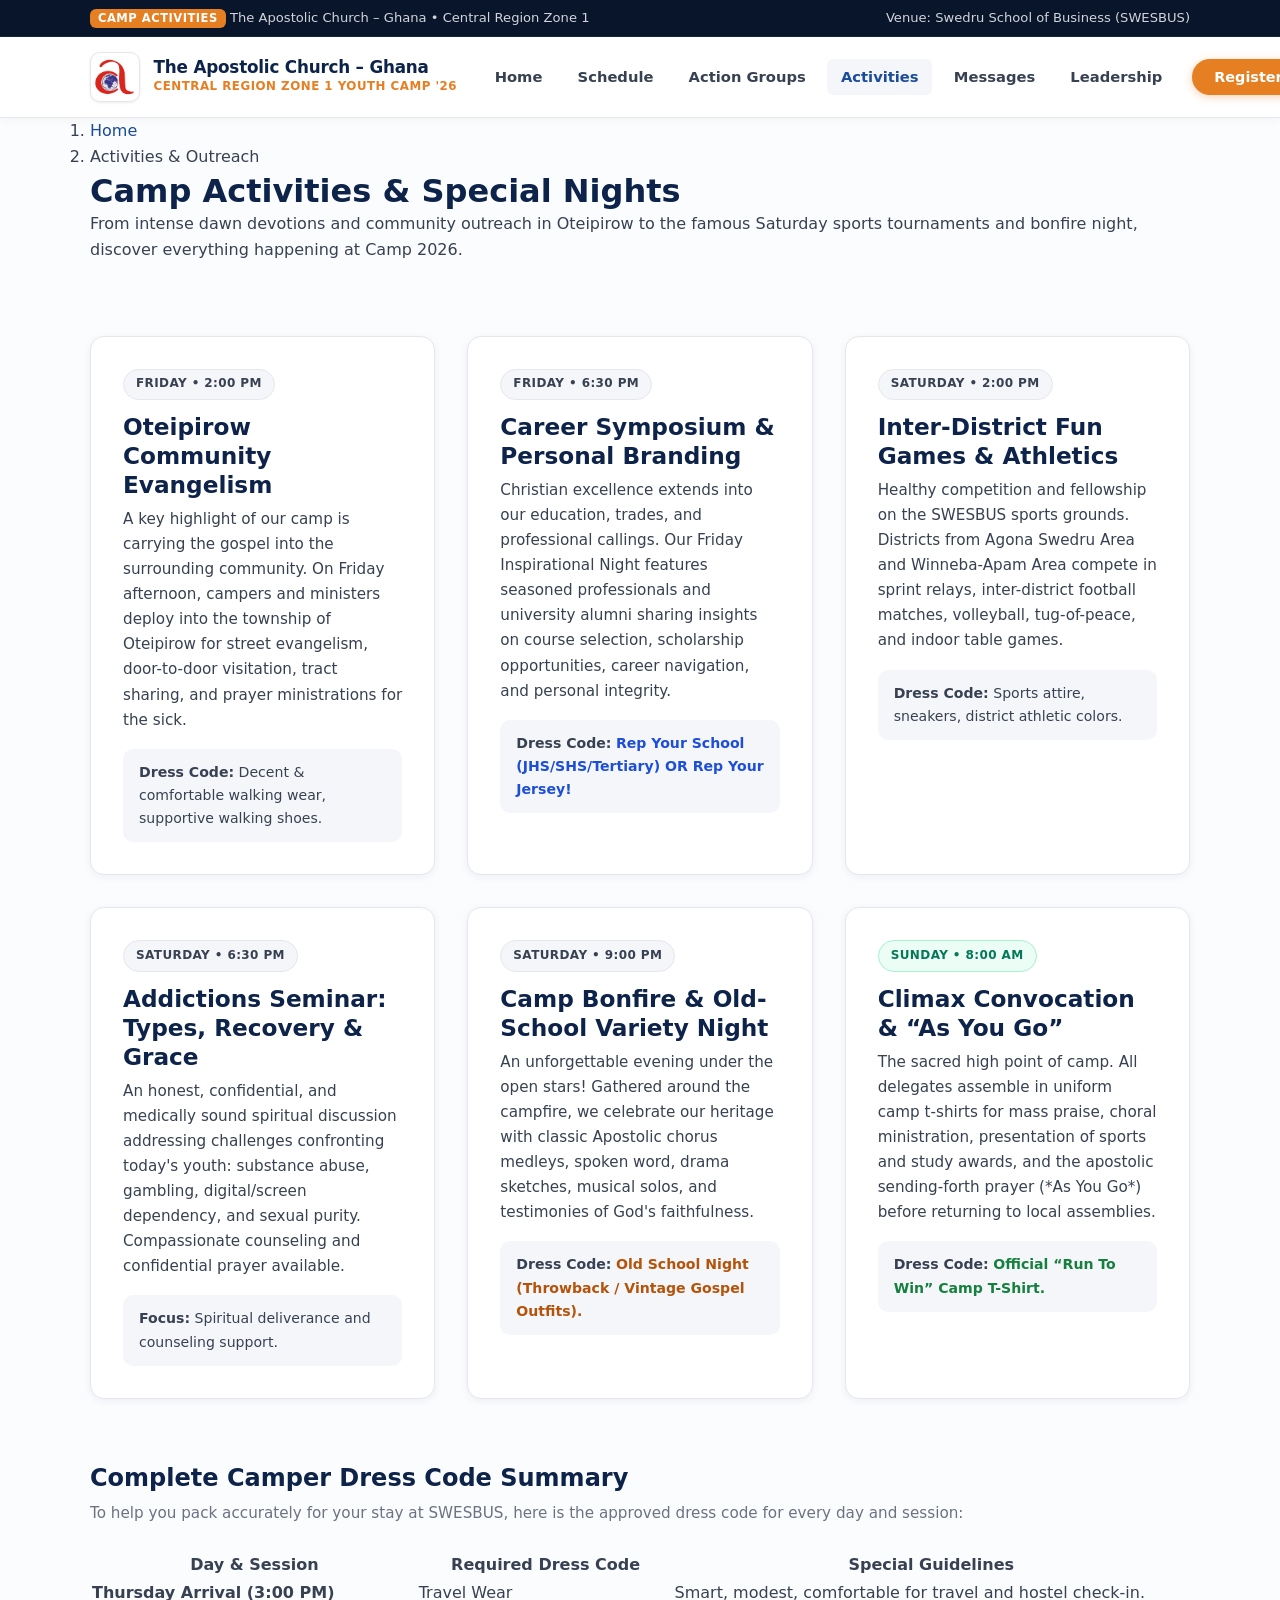
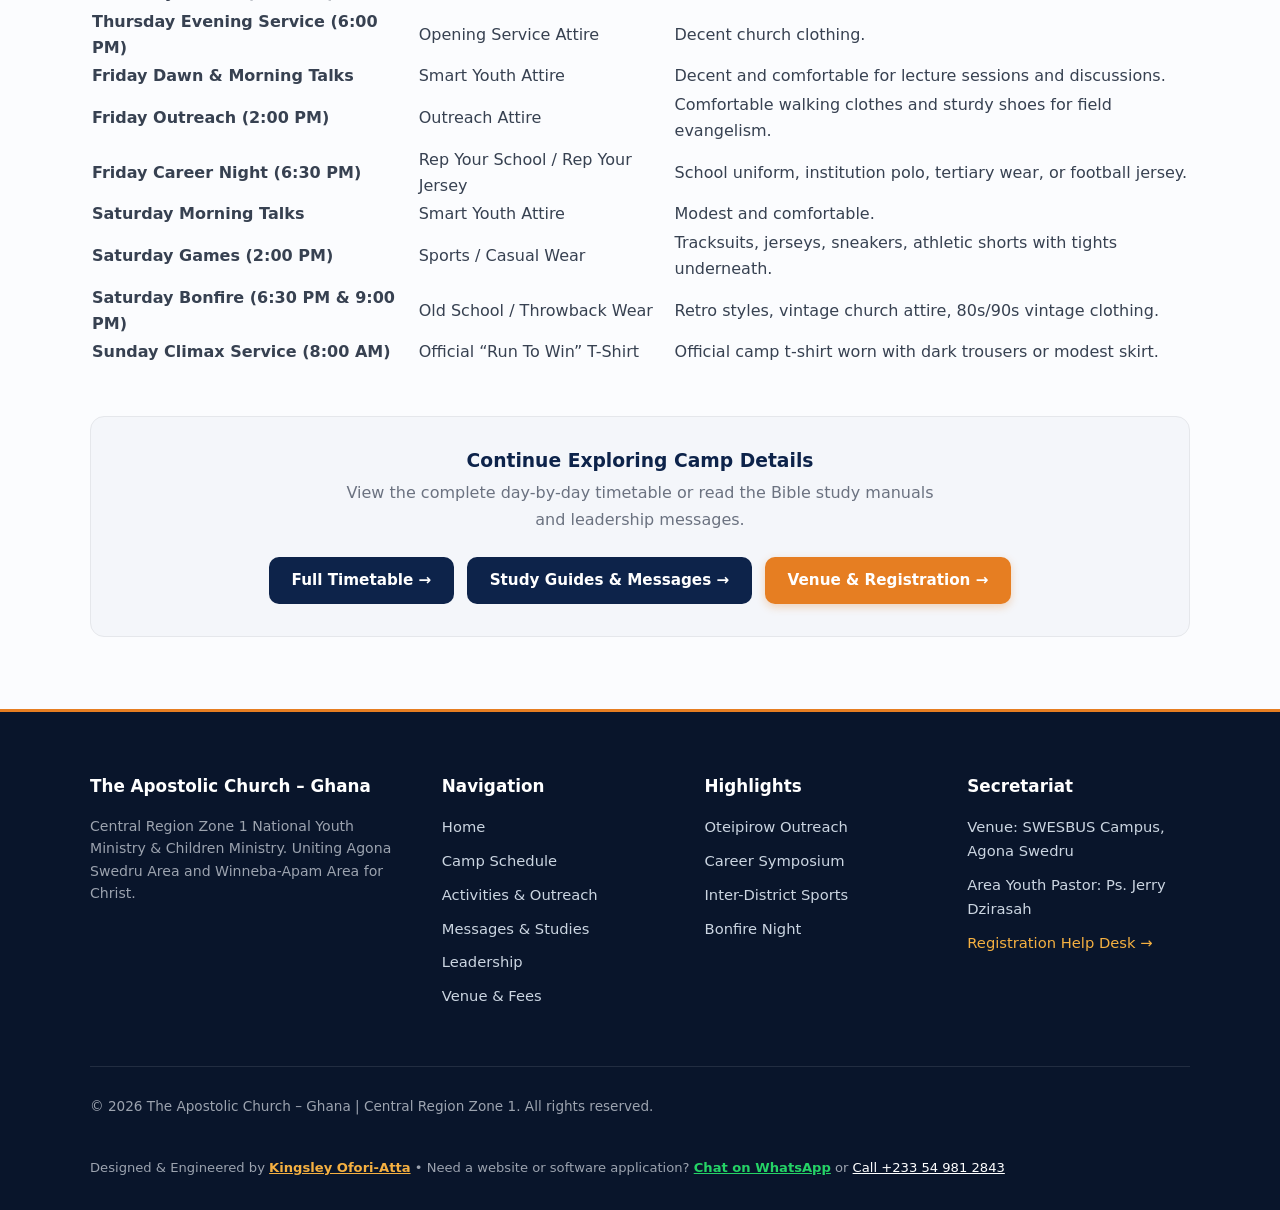
<file: pages/activities.html>
<!DOCTYPE html>
<html lang="en">
<head>
  <meta charset="UTF-8">
  <meta name="viewport" content="width=device-width, initial-scale=1.0">
  <title>Camp Activities &amp; Special Nights | Youth Camp 2026 | The Apostolic Church – Ghana</title>
  <meta name="description" content="Explore activities at TAC Ghana Youth & Children's Camp 2026: community evangelism at Oteipirow, career symposium, sports games, bonfire, and climax service.">
  <link rel="canonical" href="https://tacyouthcamp.org/pages/activities.html">

  <!-- Open Graph -->
  <meta property="og:type" content="website">
  <meta property="og:url" content="https://tacyouthcamp.org/pages/activities.html">
  <meta property="og:title" content="Camp Activities &amp; Special Nights | Youth Camp 2026">
  <meta property="og:description" content="Evangelism, Career Symposium, Sports Games, Bonfire Night, and Climax Convocation at SWESBUS campus.">
  <meta property="og:image" content="https://tacyouthcamp.org/assets/img/og-image.jpg">

  <!-- Twitter Card -->
  <meta name="twitter:card" content="summary_large_image">
  <meta name="twitter:title" content="Camp Activities &amp; Special Nights | Youth Camp 2026">
  <meta name="twitter:description" content="Evangelism, Career Symposium, Sports Games, Bonfire Night, and Climax Convocation at SWESBUS campus.">
  <meta name="twitter:image" content="https://tacyouthcamp.org/assets/img/og-image.jpg">

  <!-- Favicons -->
  <link rel="icon" href="../favicon.ico" sizes="any">
  <link rel="icon" type="image/png" sizes="32x32" href="../assets/img/icons/favicon-32x32.png">
  <link rel="icon" type="image/png" sizes="16x16" href="../assets/img/icons/favicon-16x16.png">
  <link rel="apple-touch-icon" sizes="180x180" href="../assets/img/icons/apple-touch-icon.png">

  <!-- Stylesheet -->
  <link rel="stylesheet" href="../assets/css/styles.css?v=2.2">
</head>
<body>

  <!-- Top Announcement Strip -->
  <div class="announcement-bar">
    <div class="container announcement-content">
      <div>
        <span class="announcement-badge">Camp Activities</span>
        <span>The Apostolic Church – Ghana &bull; Central Region Zone 1</span>
      </div>
      <div>
        <span>Venue: Swedru School of Business (SWESBUS)</span>
      </div>
    </div>
  </div>

  <!-- Header -->
  <header class="site-header">
    <div class="container header-inner">
      <a href="../index.html" class="brand-wrapper" aria-label="Camp Meeting 2026 Home">
        <img src="../assets/img/logo.jpg" alt="The Apostolic Church – Ghana Logo" class="brand-logo-img" width="50" height="50">
        <div class="brand-info">
          <span class="brand-church-name">The Apostolic Church – Ghana</span>
          <span class="brand-event-name">Central Region Zone 1 Youth Camp &#39;26</span>
        </div>
      </a>

      <button type="button" class="mobile-menu-toggle" id="mobile-menu-toggle" aria-label="Open navigation menu" aria-expanded="false">
        ☰
      </button>

            <nav class="primary-nav" id="primary-nav" aria-label="Primary Navigation">
        <ul>
          <li><a href="../index.html" class="nav-link">Home</a></li>
          <li><a href="schedule.html" class="nav-link">Schedule</a></li>
          <li><a href="action-groups.html" class="nav-link">Action Groups</a></li>
          <li><a href="activities.html" class="nav-link active">Activities</a></li>
          <li><a href="messages.html" class="nav-link">Messages</a></li>
          <li><a href="about.html" class="nav-link">Leadership</a></li>
          <li><a href="contact.html" class="nav-link nav-cta">Register Now</a></li>
        </ul>
      </nav>
    </div>
  </header>

  <!-- Breadcrumbs -->
  <nav class="breadcrumbs" aria-label="Breadcrumb navigation">
    <div class="container">
      <ol>
        <li><a href="../index.html">Home</a></li>
        <li aria-current="page">Activities &amp; Outreach</li>
      </ol>
    </div>
  </nav>

  <!-- Page Header -->
  <div class="page-header">
    <div class="container">
      <h1>Camp Activities &amp; Special Nights</h1>
      <p>
        From intense dawn devotions and community outreach in Oteipirow to the famous Saturday sports tournaments and bonfire night, discover everything happening at Camp 2026.
      </p>
    </div>
  </div>

  <main id="main-content" class="section">
    <div class="container">

      <!-- Activities Grid -->
      <div style="display:grid; grid-template-columns:repeat(auto-fit, minmax(320px, 1fr)); gap:2rem; margin-bottom:4rem;">
        
        <!-- Activity 1 -->
        <article class="reveal-card">
          <span class="status-pill unlocked" style="margin-bottom:0.75rem; display:inline-block;">Friday &bull; 2:00 PM</span>
          <h2 style="font-size:1.45rem; margin-bottom:0.5rem;">Oteipirow Community Evangelism</h2>
          <p style="font-size:0.95rem; color:var(--text-body); line-height:1.65; margin-bottom:1rem;">
            A key highlight of our camp is carrying the gospel into the surrounding community. On Friday afternoon, campers and ministers deploy into the township of Oteipirow for street evangelism, door-to-door visitation, tract sharing, and prayer ministrations for the sick.
          </p>
          <div style="background:var(--surface-alt); padding:0.75rem 1rem; border-radius:var(--radius-md); font-size:0.88rem;">
            <strong>Dress Code:</strong> Decent &amp; comfortable walking wear, supportive walking shoes.
          </div>
        </article>

        <!-- Activity 2 -->
        <article class="reveal-card">
          <span class="status-pill unlocked" style="margin-bottom:0.75rem; display:inline-block;">Friday &bull; 6:30 PM</span>
          <h2 style="font-size:1.45rem; margin-bottom:0.5rem;">Career Symposium &amp; Personal Branding</h2>
          <p style="font-size:0.95rem; color:var(--text-body); line-height:1.65; margin-bottom:1rem;">
            Christian excellence extends into our education, trades, and professional callings. Our Friday Inspirational Night features seasoned professionals and university alumni sharing insights on course selection, scholarship opportunities, career navigation, and personal integrity.
          </p>
          <div style="background:var(--surface-alt); padding:0.75rem 1rem; border-radius:var(--radius-md); font-size:0.88rem;">
            <strong>Dress Code:</strong> <span style="color:#1d4ed8; font-weight:700;">Rep Your School (JHS/SHS/Tertiary) OR Rep Your Jersey!</span>
          </div>
        </article>

        <!-- Activity 3 -->
        <article class="reveal-card">
          <span class="status-pill unlocked" style="margin-bottom:0.75rem; display:inline-block;">Saturday &bull; 2:00 PM</span>
          <h2 style="font-size:1.45rem; margin-bottom:0.5rem;">Inter-District Fun Games &amp; Athletics</h2>
          <p style="font-size:0.95rem; color:var(--text-body); line-height:1.65; margin-bottom:1rem;">
            Healthy competition and fellowship on the SWESBUS sports grounds. Districts from Agona Swedru Area and Winneba-Apam Area compete in sprint relays, inter-district football matches, volleyball, tug-of-peace, and indoor table games.
          </p>
          <div style="background:var(--surface-alt); padding:0.75rem 1rem; border-radius:var(--radius-md); font-size:0.88rem;">
            <strong>Dress Code:</strong> Sports attire, sneakers, district athletic colors.
          </div>
        </article>

        <!-- Activity 4 -->
        <article class="reveal-card">
          <span class="status-pill unlocked" style="margin-bottom:0.75rem; display:inline-block;">Saturday &bull; 6:30 PM</span>
          <h2 style="font-size:1.45rem; margin-bottom:0.5rem;">Addictions Seminar: Types, Recovery &amp; Grace</h2>
          <p style="font-size:0.95rem; color:var(--text-body); line-height:1.65; margin-bottom:1rem;">
            An honest, confidential, and medically sound spiritual discussion addressing challenges confronting today&#39;s youth: substance abuse, gambling, digital/screen dependency, and sexual purity. Compassionate counseling and confidential prayer available.
          </p>
          <div style="background:var(--surface-alt); padding:0.75rem 1rem; border-radius:var(--radius-md); font-size:0.88rem;">
            <strong>Focus:</strong> Spiritual deliverance and counseling support.
          </div>
        </article>

        <!-- Activity 5 -->
        <article class="reveal-card">
          <span class="status-pill unlocked" style="margin-bottom:0.75rem; display:inline-block;">Saturday &bull; 9:00 PM</span>
          <h2 style="font-size:1.45rem; margin-bottom:0.5rem;">Camp Bonfire &amp; Old-School Variety Night</h2>
          <p style="font-size:0.95rem; color:var(--text-body); line-height:1.65; margin-bottom:1rem;">
            An unforgettable evening under the open stars! Gathered around the campfire, we celebrate our heritage with classic Apostolic chorus medleys, spoken word, drama sketches, musical solos, and testimonies of God&#39;s faithfulness.
          </p>
          <div style="background:var(--surface-alt); padding:0.75rem 1rem; border-radius:var(--radius-md); font-size:0.88rem;">
            <strong>Dress Code:</strong> <span style="color:#b45309; font-weight:700;">Old School Night (Throwback / Vintage Gospel Outfits).</span>
          </div>
        </article>

        <!-- Activity 6 -->
        <article class="reveal-card">
          <span class="status-pill live" style="margin-bottom:0.75rem; display:inline-block;">Sunday &bull; 8:00 AM</span>
          <h2 style="font-size:1.45rem; margin-bottom:0.5rem;">Climax Convocation &amp; &ldquo;As You Go&rdquo;</h2>
          <p style="font-size:0.95rem; color:var(--text-body); line-height:1.65; margin-bottom:1rem;">
            The sacred high point of camp. All delegates assemble in uniform camp t-shirts for mass praise, choral ministration, presentation of sports and study awards, and the apostolic sending-forth prayer (*As You Go*) before returning to local assemblies.
          </p>
          <div style="background:var(--surface-alt); padding:0.75rem 1rem; border-radius:var(--radius-md); font-size:0.88rem;">
            <strong>Dress Code:</strong> <span style="color:#15803d; font-weight:700;">Official &ldquo;Run To Win&rdquo; Camp T-Shirt.</span>
          </div>
        </article>

      </div>

      <!-- Dress Code Reference Guide -->
      <section class="day-schedule-card" aria-labelledby="dress-code-title">
        <h2 id="dress-code-title" style="margin-bottom:0.5rem;">Complete Camper Dress Code Summary</h2>
        <p style="color:var(--text-muted); font-size:0.95rem; margin-bottom:1.5rem;">
          To help you pack accurately for your stay at SWESBUS, here is the approved dress code for every day and session:
        </p>

        <table class="schedule-table">
          <thead>
            <tr>
              <th scope="col">Day &amp; Session</th>
              <th scope="col">Required Dress Code</th>
              <th scope="col">Special Guidelines</th>
            </tr>
          </thead>
          <tbody>
            <tr>
              <td><strong>Thursday Arrival (3:00 PM)</strong></td>
              <td>Travel Wear</td>
              <td>Smart, modest, comfortable for travel and hostel check-in.</td>
            </tr>
            <tr>
              <td><strong>Thursday Evening Service (6:00 PM)</strong></td>
              <td>Opening Service Attire</td>
              <td>Decent church clothing.</td>
            </tr>
            <tr>
              <td><strong>Friday Dawn &amp; Morning Talks</strong></td>
              <td>Smart Youth Attire</td>
              <td>Decent and comfortable for lecture sessions and discussions.</td>
            </tr>
            <tr>
              <td><strong>Friday Outreach (2:00 PM)</strong></td>
              <td>Outreach Attire</td>
              <td>Comfortable walking clothes and sturdy shoes for field evangelism.</td>
            </tr>
            <tr>
              <td><strong>Friday Career Night (6:30 PM)</strong></td>
              <td>Rep Your School / Rep Your Jersey</td>
              <td>School uniform, institution polo, tertiary wear, or football jersey.</td>
            </tr>
            <tr>
              <td><strong>Saturday Morning Talks</strong></td>
              <td>Smart Youth Attire</td>
              <td>Modest and comfortable.</td>
            </tr>
            <tr>
              <td><strong>Saturday Games (2:00 PM)</strong></td>
              <td>Sports / Casual Wear</td>
              <td>Tracksuits, jerseys, sneakers, athletic shorts with tights underneath.</td>
            </tr>
            <tr>
              <td><strong>Saturday Bonfire (6:30 PM &amp; 9:00 PM)</strong></td>
              <td>Old School / Throwback Wear</td>
              <td>Retro styles, vintage church attire, 80s/90s vintage clothing.</td>
            </tr>
            <tr>
              <td><strong>Sunday Climax Service (8:00 AM)</strong></td>
              <td>Official &ldquo;Run To Win&rdquo; T-Shirt</td>
              <td>Official camp t-shirt worn with dark trousers or modest skirt.</td>
            </tr>
          </tbody>
        </table>
      </section>

      <!-- Navigation Links -->
      <div style="background:var(--surface-alt); border:1px solid var(--border-subtle); border-radius:var(--radius-lg); padding:2rem; margin-top:3rem; text-align:center;">
        <h3 style="margin-bottom:0.5rem;">Continue Exploring Camp Details</h3>
        <p style="color:var(--text-muted); max-width:600px; margin:0 auto 1.5rem;">
          View the complete day-by-day timetable or read the Bible study manuals and leadership messages.
        </p>
        <div style="display:flex; flex-wrap:wrap; gap:0.85rem; justify-content:center;">
          <a href="schedule.html" class="btn btn-secondary">Full Timetable &rarr;</a>
          <a href="messages.html" class="btn btn-secondary">Study Guides &amp; Messages &rarr;</a>
          <a href="contact.html" class="btn btn-primary">Venue &amp; Registration &rarr;</a>
        </div>
      </div>

    </div>
  </main>

  <!-- Footer -->
  <footer class="site-footer">
    <div class="container">
      <div class="footer-grid">
        <div class="footer-col">
          <h4>The Apostolic Church – Ghana</h4>
          <p style="font-size: 0.88rem; line-height: 1.6; color: #9ca3af;">
            Central Region Zone 1 National Youth Ministry &amp; Children Ministry. Uniting Agona Swedru Area and Winneba-Apam Area for Christ.
          </p>
        </div>

        <div class="footer-col">
          <h4>Navigation</h4>
          <ul class="footer-links">
            <li><a href="../index.html">Home</a></li>
            <li><a href="schedule.html">Camp Schedule</a></li>
            <li><a href="activities.html">Activities &amp; Outreach</a></li>
            <li><a href="messages.html">Messages &amp; Studies</a></li>
            <li><a href="about.html">Leadership</a></li>
            <li><a href="contact.html">Venue &amp; Fees</a></li>
          </ul>
        </div>

        <div class="footer-col">
          <h4>Highlights</h4>
          <ul class="footer-links">
            <li>Oteipirow Outreach</li>
            <li>Career Symposium</li>
            <li>Inter-District Sports</li>
            <li>Bonfire Night</li>
          </ul>
        </div>

        <div class="footer-col">
          <h4>Secretariat</h4>
          <ul class="footer-links">
            <li>Venue: SWESBUS Campus, Agona Swedru</li>
            <li>Area Youth Pastor: Ps. Jerry Dzirasah</li>
            <li><a href="contact.html" style="color:var(--brand-gold);">Registration Help Desk &rarr;</a></li>
          </ul>
        </div>
      </div>

      <div class="footer-bottom">
        <p>&copy; 2026 The Apostolic Church – Ghana | Central Region Zone 1. All rights reserved.</p>
        <p style="margin-top:0.45rem; font-size:0.82rem; color:#9ca3af;">
          Designed &amp; Engineered by <a href="https://www.linkedin.com/in/kingsley-ofori-atta-332156328/" target="_blank" rel="noopener" style="color:var(--brand-gold); font-weight:700; text-decoration:underline;">Kingsley Ofori-Atta</a> &bull; Need a website or software application? <a href="https://wa.me/233549812843?text=Hello%20Kingsley,%20I%20saw%20the%20Youth%20Camp%20website%20and%20would%20like%20to%20discuss%20a%20software/web%20app%20project." target="_blank" rel="noopener" style="color:#25D366; font-weight:700; text-decoration:underline;">Chat on WhatsApp</a> or <a href="tel:+233549812843" style="color:#ffffff; text-decoration:underline;">Call +233 54 981 2843</a>
        </p>
      </div>
    </div>
  </footer>

  <script src="../assets/js/main.js"></script>
</body>
</html>
</file>
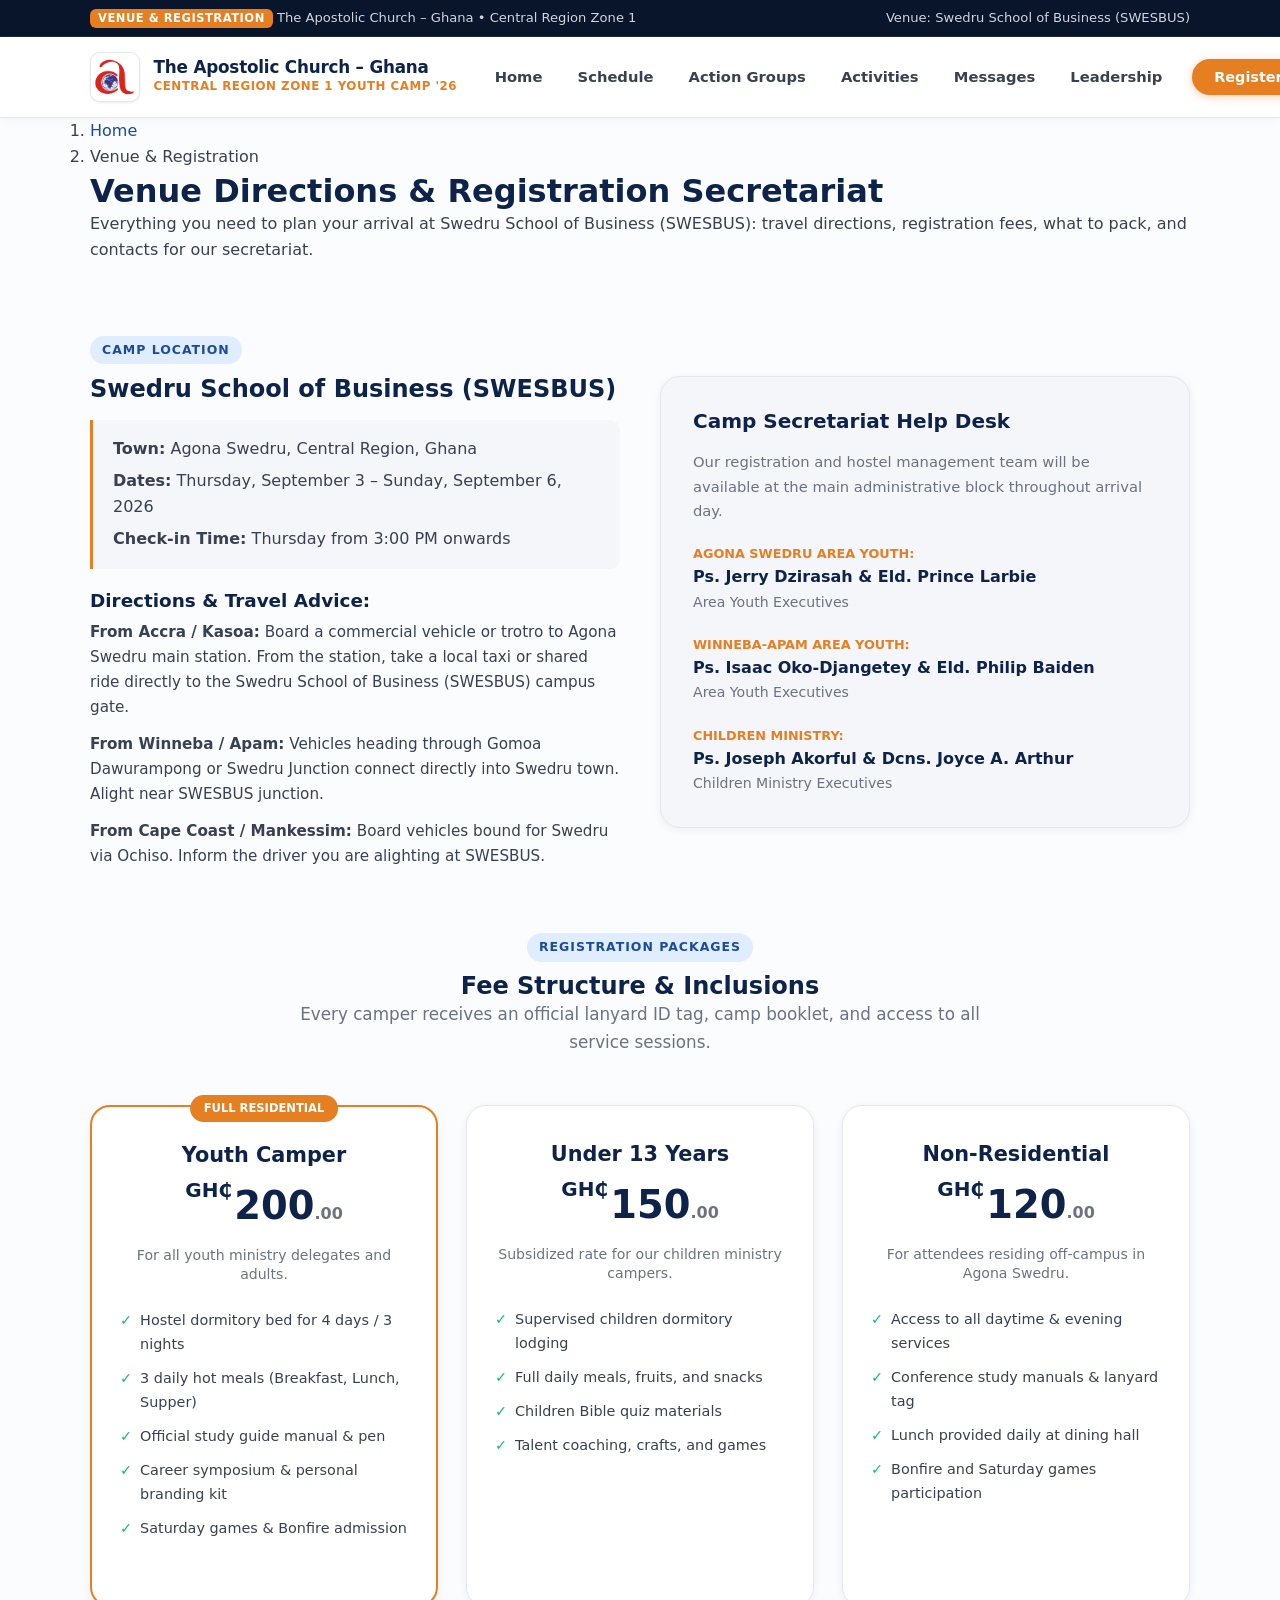
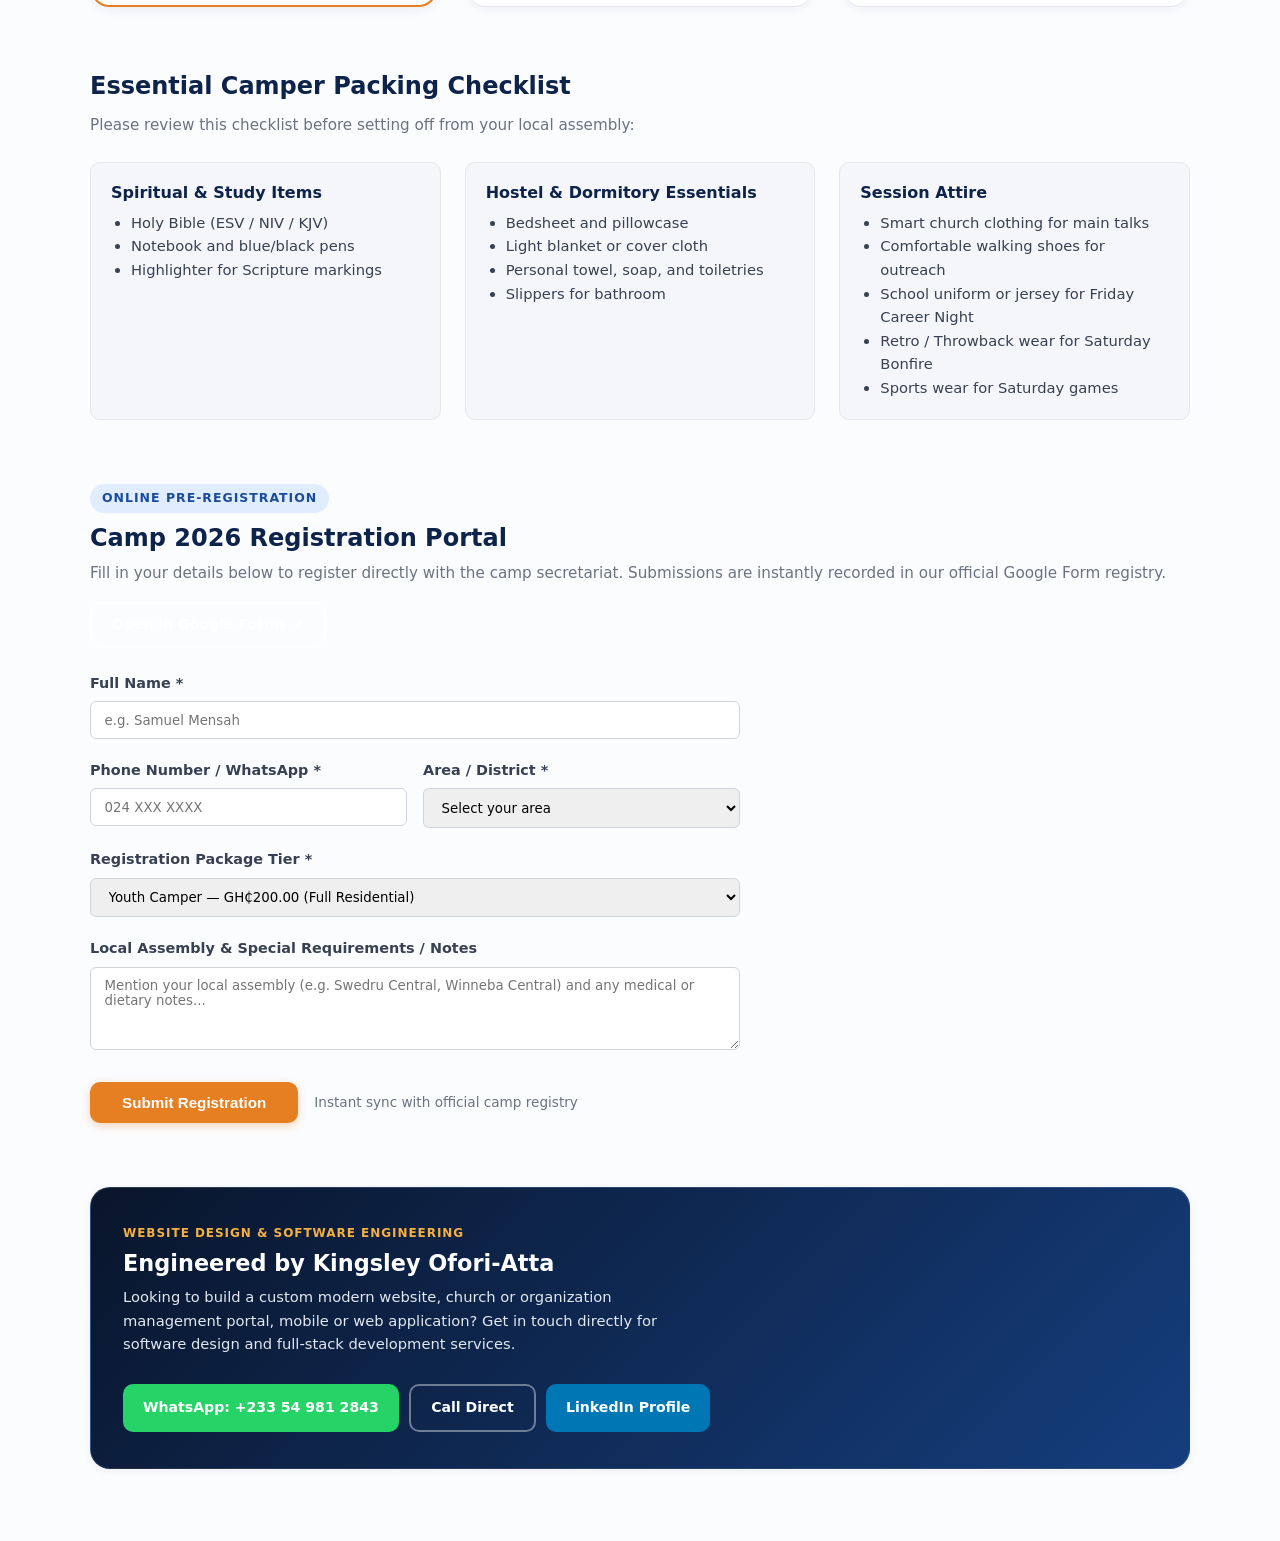
<file: pages/contact.html>
<!DOCTYPE html>
<html lang="en">
<head>
  <meta charset="UTF-8">
  <meta name="viewport" content="width=device-width, initial-scale=1.0">
  <title>Registration &amp; Venue Directions | Youth Camp 2026 | The Apostolic Church – Ghana</title>
  <meta name="description" content="Registration fees, hostel rules, and directions to Swedru School of Business (SWESBUS) for TAC Ghana Youth Camp 2026. Contact camp secretariat and executives.">
  <link rel="canonical" href="https://tacyouthcamp.org/pages/contact.html">

  <!-- Open Graph -->
  <meta property="og:type" content="website">
  <meta property="og:url" content="https://tacyouthcamp.org/pages/contact.html">
  <meta property="og:title" content="Registration &amp; Venue Directions | Youth Camp 2026">
  <meta property="og:description" content="Find SWESBUS campus directions, registration fee tiers, hostel checklists, and leadership contacts for Camp 2026.">
  <meta property="og:image" content="https://tacyouthcamp.org/assets/img/og-image.jpg">

  <!-- Twitter Card -->
  <meta name="twitter:card" content="summary_large_image">
  <meta name="twitter:title" content="Registration &amp; Venue Directions | Youth Camp 2026">
  <meta name="twitter:description" content="Find SWESBUS campus directions, registration fee tiers, hostel checklists, and leadership contacts for Camp 2026.">
  <meta name="twitter:image" content="https://tacyouthcamp.org/assets/img/og-image.jpg">

  <!-- Favicons -->
  <link rel="icon" href="../favicon.ico" sizes="any">
  <link rel="icon" type="image/png" sizes="32x32" href="../assets/img/icons/favicon-32x32.png">
  <link rel="icon" type="image/png" sizes="16x16" href="../assets/img/icons/favicon-16x16.png">
  <link rel="apple-touch-icon" sizes="180x180" href="../assets/img/icons/apple-touch-icon.png">

  <!-- Stylesheet -->
  <link rel="stylesheet" href="../assets/css/styles.css?v=2.2">

  <!-- Schema.org LocalBusiness & Church -->
  <script type="application/ld+json">
  {
    "@context": "https://schema.org",
    "@type": "Church",
    "name": "The Apostolic Church - Ghana (Central Region Zone 1)",
    "address": {
      "@type": "PostalAddress",
      "streetAddress": "Swedru School of Business Campus",
      "addressLocality": "Agona Swedru",
      "addressRegion": "Central Region",
      "addressCountry": "GH"
    },
    "geo": {
      "@type": "GeoCoordinates",
      "latitude": "5.5342",
      "longitude": "-0.7001"
    }
  }
  </script>
</head>
<body>

  <!-- Top Announcement Strip -->
  <div class="announcement-bar">
    <div class="container announcement-content">
      <div>
        <span class="announcement-badge">Venue &amp; Registration</span>
        <span>The Apostolic Church – Ghana &bull; Central Region Zone 1</span>
      </div>
      <div>
        <span>Venue: Swedru School of Business (SWESBUS)</span>
      </div>
    </div>
  </div>

  <!-- Header -->
  <header class="site-header">
    <div class="container header-inner">
      <a href="../index.html" class="brand-wrapper" aria-label="Camp Meeting 2026 Home">
        <img src="../assets/img/logo.jpg" alt="The Apostolic Church – Ghana Logo" class="brand-logo-img" width="50" height="50">
        <div class="brand-info">
          <span class="brand-church-name">The Apostolic Church – Ghana</span>
          <span class="brand-event-name">Central Region Zone 1 Youth Camp &#39;26</span>
        </div>
      </a>

      <button type="button" class="mobile-menu-toggle" id="mobile-menu-toggle" aria-label="Open navigation menu" aria-expanded="false">
        ☰
      </button>

            <nav class="primary-nav" id="primary-nav" aria-label="Primary Navigation">
        <ul>
          <li><a href="../index.html" class="nav-link">Home</a></li>
          <li><a href="schedule.html" class="nav-link">Schedule</a></li>
          <li><a href="action-groups.html" class="nav-link">Action Groups</a></li>
          <li><a href="activities.html" class="nav-link">Activities</a></li>
          <li><a href="messages.html" class="nav-link">Messages</a></li>
          <li><a href="about.html" class="nav-link">Leadership</a></li>
          <li><a href="contact.html" class="nav-link nav-cta active">Register Now</a></li>
        </ul>
      </nav>
    </div>
  </header>

  <!-- Breadcrumbs -->
  <nav class="breadcrumbs" aria-label="Breadcrumb navigation">
    <div class="container">
      <ol>
        <li><a href="../index.html">Home</a></li>
        <li aria-current="page">Venue &amp; Registration</li>
      </ol>
    </div>
  </nav>

  <!-- Page Header -->
  <div class="page-header">
    <div class="container">
      <h1>Venue Directions &amp; Registration Secretariat</h1>
      <p>
        Everything you need to plan your arrival at Swedru School of Business (SWESBUS): travel directions, registration fees, what to pack, and contacts for our secretariat.
      </p>
    </div>
  </div>

  <main id="main-content" class="section">
    <div class="container">

      <!-- Venue & Location Overview Grid -->
      <section style="margin-bottom:4rem;" aria-labelledby="venue-heading">
        <div class="welcome-committee-grid">
          <div>
            <span class="section-eyebrow">Camp Location</span>
            <h2 id="venue-heading" style="margin-bottom:1rem;">Swedru School of Business (SWESBUS)</h2>
            <div style="background:var(--surface-alt); border-left:3px solid var(--brand-orange); padding:1rem 1.25rem; border-radius:0 var(--radius-md) var(--radius-md) 0; margin-bottom:1.25rem;">
              <p style="margin-bottom:0.35rem;"><strong>Town:</strong> Agona Swedru, Central Region, Ghana</p>
              <p style="margin-bottom:0.35rem;"><strong>Dates:</strong> Thursday, September 3 &ndash; Sunday, September 6, 2026</p>
              <p style="margin-bottom:0;"><strong>Check-in Time:</strong> Thursday from 3:00 PM onwards</p>
            </div>
            <h3 style="font-size:1.15rem; margin-bottom:0.5rem; color:var(--brand-navy);">Directions &amp; Travel Advice:</h3>
            <p style="font-size:0.95rem; line-height:1.65; color:var(--text-body); margin-bottom:0.75rem;">
              <strong>From Accra / Kasoa:</strong> Board a commercial vehicle or trotro to Agona Swedru main station. From the station, take a local taxi or shared ride directly to the Swedru School of Business (SWESBUS) campus gate.
            </p>
            <p style="font-size:0.95rem; line-height:1.65; color:var(--text-body); margin-bottom:0.75rem;">
              <strong>From Winneba / Apam:</strong> Vehicles heading through Gomoa Dawurampong or Swedru Junction connect directly into Swedru town. Alight near SWESBUS junction.
            </p>
            <p style="font-size:0.95rem; line-height:1.65; color:var(--text-body);">
              <strong>From Cape Coast / Mankessim:</strong> Board vehicles bound for Swedru via Ochiso. Inform the driver you are alighting at SWESBUS.
            </p>
          </div>

          <div style="background:var(--surface-alt); border:1px solid var(--border-subtle); border-radius:var(--radius-xl); padding:2rem; box-shadow:var(--shadow-card);">
            <h3 style="font-size:1.25rem; margin-bottom:1rem; color:var(--brand-navy);">Camp Secretariat Help Desk</h3>
            <p style="font-size:0.92rem; color:var(--text-muted); margin-bottom:1.25rem;">
              Our registration and hostel management team will be available at the main administrative block throughout arrival day.
            </p>

            <div style="margin-bottom:1.25rem;">
              <div style="font-size:0.8rem; font-weight:700; color:var(--brand-orange); text-transform:uppercase;">Agona Swedru Area Youth:</div>
              <div style="font-weight:700; color:var(--brand-navy);">Ps. Jerry Dzirasah &amp; Eld. Prince Larbie</div>
              <div style="font-size:0.88rem; color:var(--text-muted);">Area Youth Executives</div>
            </div>

            <div style="margin-bottom:1.25rem;">
              <div style="font-size:0.8rem; font-weight:700; color:var(--brand-orange); text-transform:uppercase;">Winneba-Apam Area Youth:</div>
              <div style="font-weight:700; color:var(--brand-navy);">Ps. Isaac Oko-Djangetey &amp; Eld. Philip Baiden</div>
              <div style="font-size:0.88rem; color:var(--text-muted);">Area Youth Executives</div>
            </div>

            <div>
              <div style="font-size:0.8rem; font-weight:700; color:var(--brand-orange); text-transform:uppercase;">Children Ministry:</div>
              <div style="font-weight:700; color:var(--brand-navy);">Ps. Joseph Akorful &amp; Dcns. Joyce A. Arthur</div>
              <div style="font-size:0.88rem; color:var(--text-muted);">Children Ministry Executives</div>
            </div>
          </div>
        </div>
      </section>

      <!-- Registration Fee Tiers Detailed Breakdown -->
      <section style="margin-bottom:4rem;" aria-labelledby="pricing-tiers-heading">
        <div class="section-header">
          <span class="section-eyebrow">Registration Packages</span>
          <h2 id="pricing-tiers-heading">Fee Structure &amp; Inclusions</h2>
          <p class="section-lead">
            Every camper receives an official lanyard ID tag, camp booklet, and access to all service sessions.
          </p>
        </div>

        <div class="pricing-grid">
          <!-- Regular Camper -->
          <div class="pricing-card featured">
            <span class="pricing-badge">Full Residential</span>
            <h3 class="pricing-title">Youth Camper</h3>
            <div class="pricing-amount">
              <span class="pricing-currency">GH₵</span>200<span style="font-size: 1rem; color: var(--text-muted);">.00</span>
            </div>
            <p class="pricing-desc">For all youth ministry delegates and adults.</p>
            <ul class="pricing-features">
              <li><span class="check-icon">✓</span> Hostel dormitory bed for 4 days / 3 nights</li>
              <li><span class="check-icon">✓</span> 3 daily hot meals (Breakfast, Lunch, Supper)</li>
              <li><span class="check-icon">✓</span> Official study guide manual &amp; pen</li>
              <li><span class="check-icon">✓</span> Career symposium &amp; personal branding kit</li>
              <li><span class="check-icon">✓</span> Saturday games &amp; Bonfire admission</li>
            </ul>
          </div>

          <!-- Children -->
          <div class="pricing-card">
            <h3 class="pricing-title">Under 13 Years</h3>
            <div class="pricing-amount">
              <span class="pricing-currency">GH₵</span>150<span style="font-size: 1rem; color: var(--text-muted);">.00</span>
            </div>
            <p class="pricing-desc">Subsidized rate for our children ministry campers.</p>
            <ul class="pricing-features">
              <li><span class="check-icon">✓</span> Supervised children dormitory lodging</li>
              <li><span class="check-icon">✓</span> Full daily meals, fruits, and snacks</li>
              <li><span class="check-icon">✓</span> Children Bible quiz materials</li>
              <li><span class="check-icon">✓</span> Talent coaching, crafts, and games</li>
            </ul>
          </div>

          <!-- Non-Residential -->
          <div class="pricing-card">
            <h3 class="pricing-title">Non-Residential</h3>
            <div class="pricing-amount">
              <span class="pricing-currency">GH₵</span>120<span style="font-size: 1rem; color: var(--text-muted);">.00</span>
            </div>
            <p class="pricing-desc">For attendees residing off-campus in Agona Swedru.</p>
            <ul class="pricing-features">
              <li><span class="check-icon">✓</span> Access to all daytime &amp; evening services</li>
              <li><span class="check-icon">✓</span> Conference study manuals &amp; lanyard tag</li>
              <li><span class="check-icon">✓</span> Lunch provided daily at dining hall</li>
              <li><span class="check-icon">✓</span> Bonfire and Saturday games participation</li>
            </ul>
          </div>
        </div>
      </section>

      <!-- Packing Checklist Section -->
      <section class="day-schedule-card" style="margin-bottom:4rem;" aria-labelledby="checklist-heading">
        <h2 id="checklist-heading" style="margin-bottom:0.75rem;">Essential Camper Packing Checklist</h2>
        <p style="color:var(--text-muted); font-size:0.95rem; margin-bottom:1.5rem;">
          Please review this checklist before setting off from your local assembly:
        </p>

        <div style="display:grid; grid-template-columns:repeat(auto-fit, minmax(260px, 1fr)); gap:1.5rem;">
          <div style="background:var(--surface-alt); padding:1.25rem; border-radius:var(--radius-md); border:1px solid var(--border-subtle);">
            <h4 style="color:var(--brand-navy); margin-bottom:0.5rem;">Spiritual &amp; Study Items</h4>
            <ul style="padding-left:1.25rem; font-size:0.92rem; line-height:1.6;">
              <li>Holy Bible (ESV / NIV / KJV)</li>
              <li>Notebook and blue/black pens</li>
              <li>Highlighter for Scripture markings</li>
            </ul>
          </div>

          <div style="background:var(--surface-alt); padding:1.25rem; border-radius:var(--radius-md); border:1px solid var(--border-subtle);">
            <h4 style="color:var(--brand-navy); margin-bottom:0.5rem;">Hostel &amp; Dormitory Essentials</h4>
            <ul style="padding-left:1.25rem; font-size:0.92rem; line-height:1.6;">
              <li>Bedsheet and pillowcase</li>
              <li>Light blanket or cover cloth</li>
              <li>Personal towel, soap, and toiletries</li>
              <li>Slippers for bathroom</li>
            </ul>
          </div>

          <div style="background:var(--surface-alt); padding:1.25rem; border-radius:var(--radius-md); border:1px solid var(--border-subtle);">
            <h4 style="color:var(--brand-navy); margin-bottom:0.5rem;">Session Attire</h4>
            <ul style="padding-left:1.25rem; font-size:0.92rem; line-height:1.6;">
              <li>Smart church clothing for main talks</li>
              <li>Comfortable walking shoes for outreach</li>
              <li>School uniform or jersey for Friday Career Night</li>
              <li>Retro / Throwback wear for Saturday Bonfire</li>
              <li>Sports wear for Saturday games</li>
            </ul>
          </div>
        </div>
      </section>

      <!-- Registration / General Inquiry Form (Directly Connected to Official Google Form) -->
      <section class="day-schedule-card" id="register" aria-labelledby="inquiry-heading">
        <div style="display:flex; flex-wrap:wrap; justify-content:space-between; align-items:flex-start; gap:1rem; margin-bottom:1.5rem;">
          <div>
            <span class="section-eyebrow">Online Pre-Registration</span>
            <h2 id="inquiry-heading" style="margin-bottom:0.5rem;">Camp 2026 Registration Portal</h2>
            <p style="color:var(--text-muted); font-size:0.95rem;">
              Fill in your details below to register directly with the camp secretariat. Submissions are instantly recorded in our official Google Form registry.
            </p>
          </div>
          <div>
            <a href="https://docs.google.com/forms/d/e/1FAIpQLSe98xAEJIyz-sH1LPrYWI4lHjsi5SR-Nok4q3il2sXJR5wFpg/viewform" target="_blank" rel="noopener" class="btn btn-outline" style="font-size:0.88rem; padding:0.6rem 1.25rem;">
              Open in Google Forms &nearr;
            </a>
          </div>
        </div>

        <!-- Hidden Iframe to handle Google Forms submission without page refresh -->
        <iframe name="hidden_gform_iframe" id="hidden_gform_iframe" style="display:none;" onload="onGFormIframeLoad()"></iframe>

        <form id="camp-registration-form"
              action="https://docs.google.com/forms/d/e/1FAIpQLSe98xAEJIyz-sH1LPrYWI4lHjsi5SR-Nok4q3il2sXJR5wFpg/formResponse"
              method="POST"
              target="hidden_gform_iframe"
              onsubmit="handleRegistrationSubmit(event)"
              style="max-width:650px;">

          <!-- Question 1: Full Name -->
          <div style="margin-bottom:1.25rem;">
            <label for="reg-name" style="display:block; font-weight:700; font-size:0.9rem; margin-bottom:0.35rem;">Full Name *</label>
            <input type="text" id="reg-name" name="entry.551015032" required placeholder="e.g. Samuel Mensah" style="width:100%; padding:0.65rem 0.85rem; border:1px solid var(--border-medium); border-radius:var(--radius-sm); font-family:inherit;">
          </div>

          <!-- Question 2: Phone Number & Question 3: Area / District -->
          <div style="display:grid; grid-template-columns:1fr 1fr; gap:1rem; margin-bottom:1.25rem;">
            <div>
              <label for="reg-phone" style="display:block; font-weight:700; font-size:0.9rem; margin-bottom:0.35rem;">Phone Number / WhatsApp *</label>
              <input type="tel" id="reg-phone" name="entry.1873407545" required placeholder="024 XXX XXXX" style="width:100%; padding:0.65rem 0.85rem; border:1px solid var(--border-medium); border-radius:var(--radius-sm); font-family:inherit;">
            </div>
            <div>
              <label for="reg-district" style="display:block; font-weight:700; font-size:0.9rem; margin-bottom:0.35rem;">Area / District *</label>
              <select id="reg-district" name="entry.1497805382" required style="width:100%; padding:0.65rem 0.85rem; border:1px solid var(--border-medium); border-radius:var(--radius-sm); font-family:inherit;">
                <option value="">Select your area</option>
                <option value="Agona Swedru Area">Agona Swedru Area</option>
                <option value="Winneba-Apam Area">Winneba-Apam Area</option>
                <option value="Visiting Delegate (Other Area)">Visiting Delegate (Other Area)</option>
              </select>
            </div>
          </div>

          <!-- Question 4: Registration Package Tier -->
          <div style="margin-bottom:1.25rem;">
            <label for="reg-tier" style="display:block; font-weight:700; font-size:0.9rem; margin-bottom:0.35rem;">Registration Package Tier *</label>
            <select id="reg-tier" name="entry.342162996" required style="width:100%; padding:0.65rem 0.85rem; border:1px solid var(--border-medium); border-radius:var(--radius-sm); font-family:inherit;">
              <option value="Youth Camper — GH₵200.00 (Full Residential)">Youth Camper — GH₵200.00 (Full Residential)</option>
              <option value="Under 13 Years — GH₵150.00 (Children Ministry)">Under 13 Years — GH₵150.00 (Children Ministry)</option>
              <option value="Non-Residential Day Pass — GH₵120.00">Non-Residential Day Pass — GH₵120.00</option>
            </select>
          </div>

          <!-- Question 5: Local Assembly & Special Requirements -->
          <div style="margin-bottom:1.5rem;">
            <label for="reg-notes" style="display:block; font-weight:700; font-size:0.9rem; margin-bottom:0.35rem;">Local Assembly &amp; Special Requirements / Notes</label>
            <textarea id="reg-notes" name="entry.2140906031" rows="4" placeholder="Mention your local assembly (e.g. Swedru Central, Winneba Central) and any medical or dietary notes..." style="width:100%; padding:0.65rem 0.85rem; border:1px solid var(--border-medium); border-radius:var(--radius-sm); font-family:inherit;"></textarea>
          </div>

          <div style="display:flex; flex-wrap:wrap; gap:1rem; align-items:center;">
            <button type="submit" id="submit-reg-btn" class="btn btn-primary" style="padding:0.75rem 2rem;">
              Submit Registration
            </button>
            <span style="font-size:0.85rem; color:var(--text-muted);">
              Instant sync with official camp registry
            </span>
          </div>
        </form>

        <div id="inquiry-success-msg" style="display:none; background:#ecfdf5; border:1px solid #a7f3d0; color:#065f46; padding:1.75rem; border-radius:var(--radius-md); margin-top:1.5rem; max-width:650px;">
          <div style="display:flex; align-items:flex-start; gap:0.75rem;">
            <span style="font-size:1.5rem; line-height:1; color:#059669; font-weight:bold;">&#10003;</span>
            <div>
              <h4 style="font-size:1.15rem; font-weight:800; color:#065f46; margin-bottom:0.35rem;">Registration Submitted Successfully!</h4>
              <p style="margin-bottom:0.75rem; line-height:1.6; font-size:0.95rem;">
                Thank you! Your pre-registration has been received and recorded in our official Google registry.
              </p>
              <p style="margin-bottom:0.75rem; line-height:1.6; font-size:0.92rem; color:#047857;">
                <strong>Arrival Day Instructions:</strong> Please present your name at the SWESBUS secretariat desk upon arrival on <strong>Thursday, September 3, 2026</strong> to complete your fee payment and receive your official camper ID lanyard and study booklet.
              </p>
              <div style="margin-top:1rem;">
                <button type="button" onclick="resetRegistrationForm()" class="btn btn-outline" style="font-size:0.85rem; padding:0.4rem 1rem;">
                  Register Another Camper
                </button>
              </div>
            </div>
          </div>
        </div>
      </section>

      <!-- Software & Web App Development Credits -->
      <section class="day-schedule-card" style="margin-top:4rem; background:linear-gradient(135deg, #09152b 0%, #153e7e 100%); color:#ffffff; border-radius:var(--radius-xl); padding:2.25rem 2rem; border:1px solid rgba(255,255,255,0.12); box-shadow:var(--shadow-card);" aria-labelledby="developer-heading">
        <div style="display:flex; flex-wrap:wrap; justify-content:space-between; align-items:center; gap:1.75rem;">
          <div style="max-width:580px;">
            <span style="font-size:0.75rem; font-weight:800; text-transform:uppercase; letter-spacing:0.08em; color:var(--brand-gold); display:block; margin-bottom:0.35rem;">
              Website Design &amp; Software Engineering
            </span>
            <h3 id="developer-heading" style="font-size:1.4rem; font-weight:800; color:#ffffff; margin-bottom:0.5rem;">
              Engineered by Kingsley Ofori-Atta
            </h3>
            <p style="font-size:0.92rem; color:#e2e8f0; line-height:1.6; margin:0;">
              Looking to build a custom modern website, church or organization management portal, mobile or web application? Get in touch directly for software design and full-stack development services.
            </p>
          </div>
          <div style="display:flex; flex-wrap:wrap; gap:0.65rem;">
            <a href="https://wa.me/233549812843?text=Hello%20Kingsley,%20I%20saw%20the%20Youth%20Camp%20website%20and%20would%20like%20to%20discuss%20a%20software/web%20app%20project." target="_blank" rel="noopener" class="btn" style="background:#25D366; color:#ffffff; font-weight:700; border-radius:var(--radius-md); padding:0.65rem 1.25rem; text-decoration:none; font-size:0.88rem;">
              WhatsApp: +233 54 981 2843
            </a>
            <a href="tel:+233549812843" class="btn btn-outline" style="color:#ffffff; border-color:rgba(255,255,255,0.4); padding:0.65rem 1.25rem; text-decoration:none; font-size:0.88rem;">
              Call Direct
            </a>
            <a href="https://www.linkedin.com/in/kingsley-ofori-atta-332156328/" target="_blank" rel="noopener" class="btn" style="background:#0077b5; color:#ffffff; font-weight:700; border-radius:var(--radius-md); padding:0.65rem 1.25rem; text-decoration:none; font-size:0.88rem;">
              LinkedIn Profile
            </a>
          </div>
        </div>
      </section>
    </div>
  </main>

  <!-- Footer -->

  <script src="../assets/js/main.js"></script>
  <script>
    var isSubmitting = false;

    function handleRegistrationSubmit(e) {
      isSubmitting = true;
      var btn = document.getElementById('submit-reg-btn');
      if (btn) {
        btn.disabled = true;
        btn.innerText = 'Submitting to Registry...';
      }
      // Guarantee confirmation displays even if iframe event is delayed
      setTimeout(function() {
        showSuccessMessage();
      }, 1500);
    }

    function onGFormIframeLoad() {
      if (isSubmitting) {
        showSuccessMessage();
      }
    }

    function showSuccessMessage() {
      var form = document.getElementById('camp-registration-form');
      var msg = document.getElementById('inquiry-success-msg');
      if (form) form.style.display = 'none';
      if (msg) {
        msg.style.display = 'block';
        msg.scrollIntoView({ behavior: 'smooth', block: 'center' });
      }
    }

    function resetRegistrationForm() {
      isSubmitting = false;
      var form = document.getElementById('camp-registration-form');
      var msg = document.getElementById('inquiry-success-msg');
      var btn = document.getElementById('submit-reg-btn');
      if (form) {
        form.reset();
        form.style.display = 'block';
      }
      if (btn) {
        btn.disabled = false;
        btn.innerText = 'Submit Registration';
      }
      if (msg) msg.style.display = 'none';
    }
  </script>
</body>
</html>
</file>
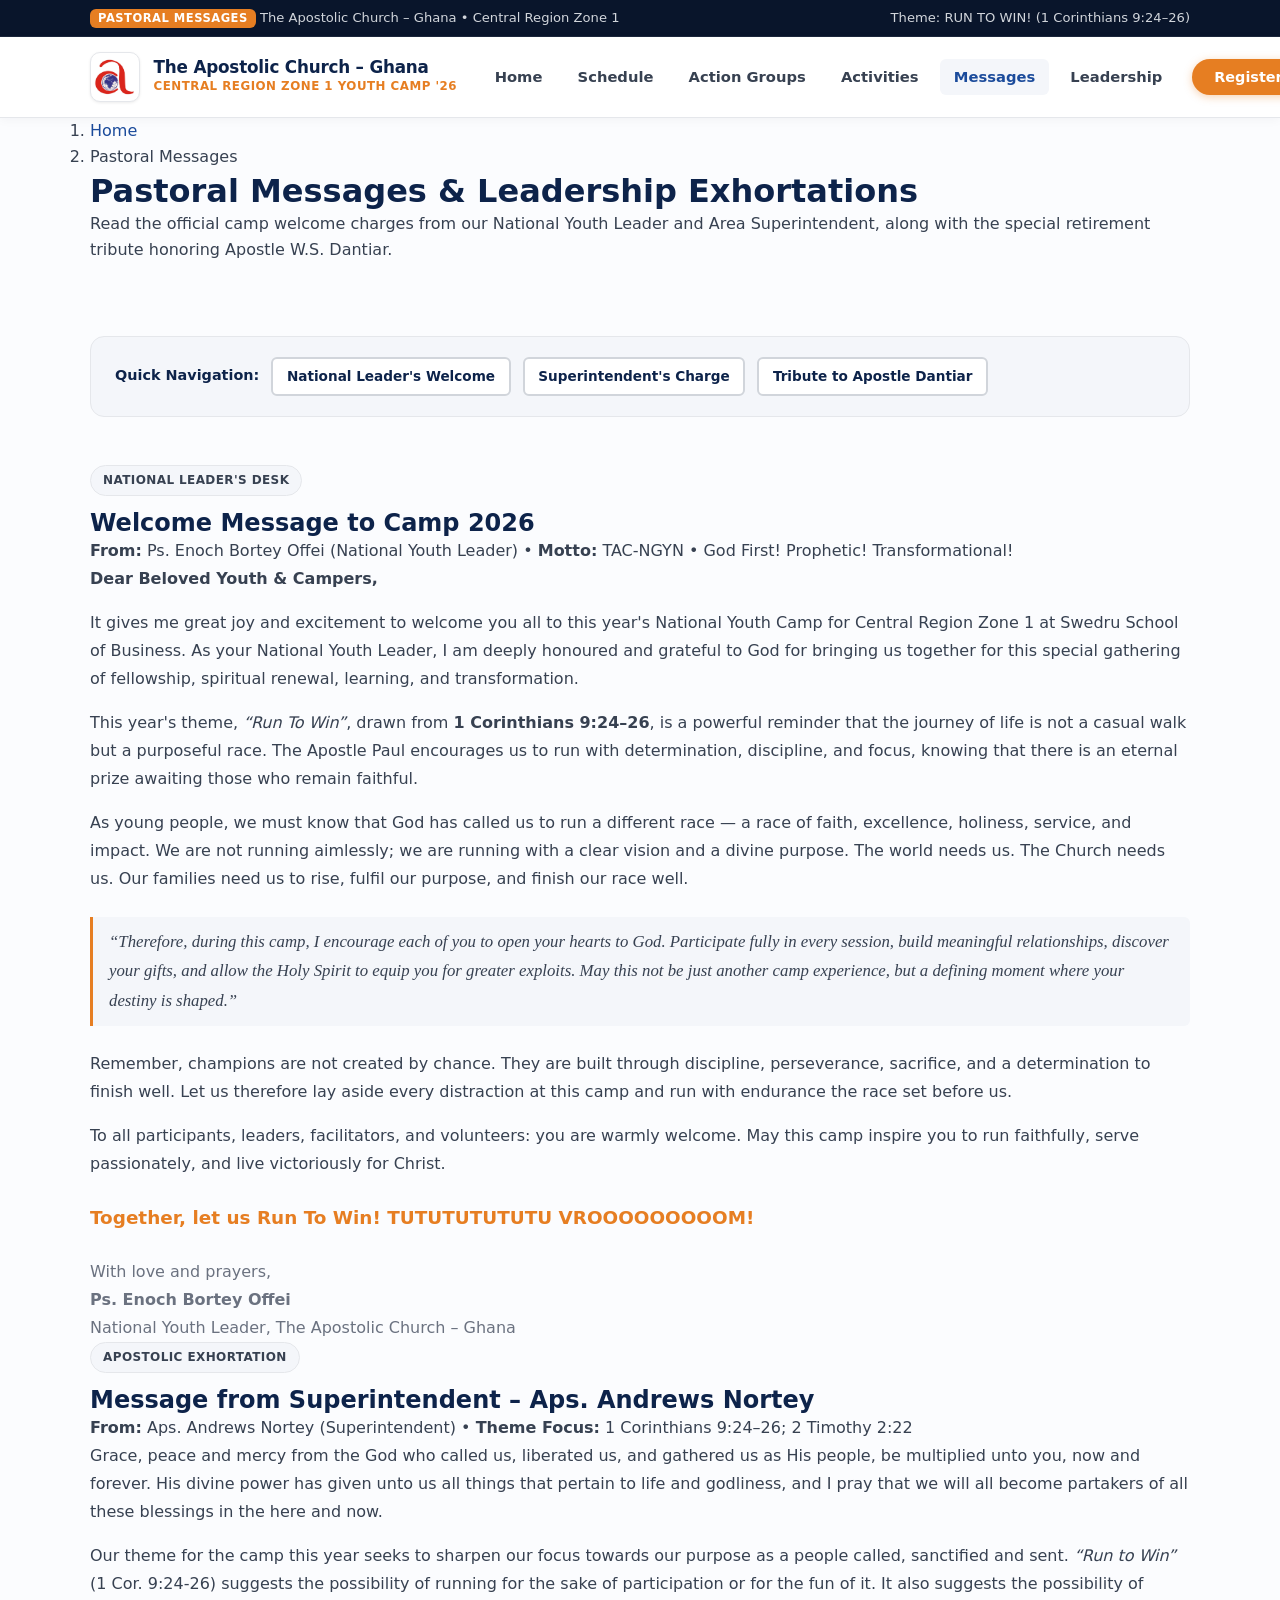
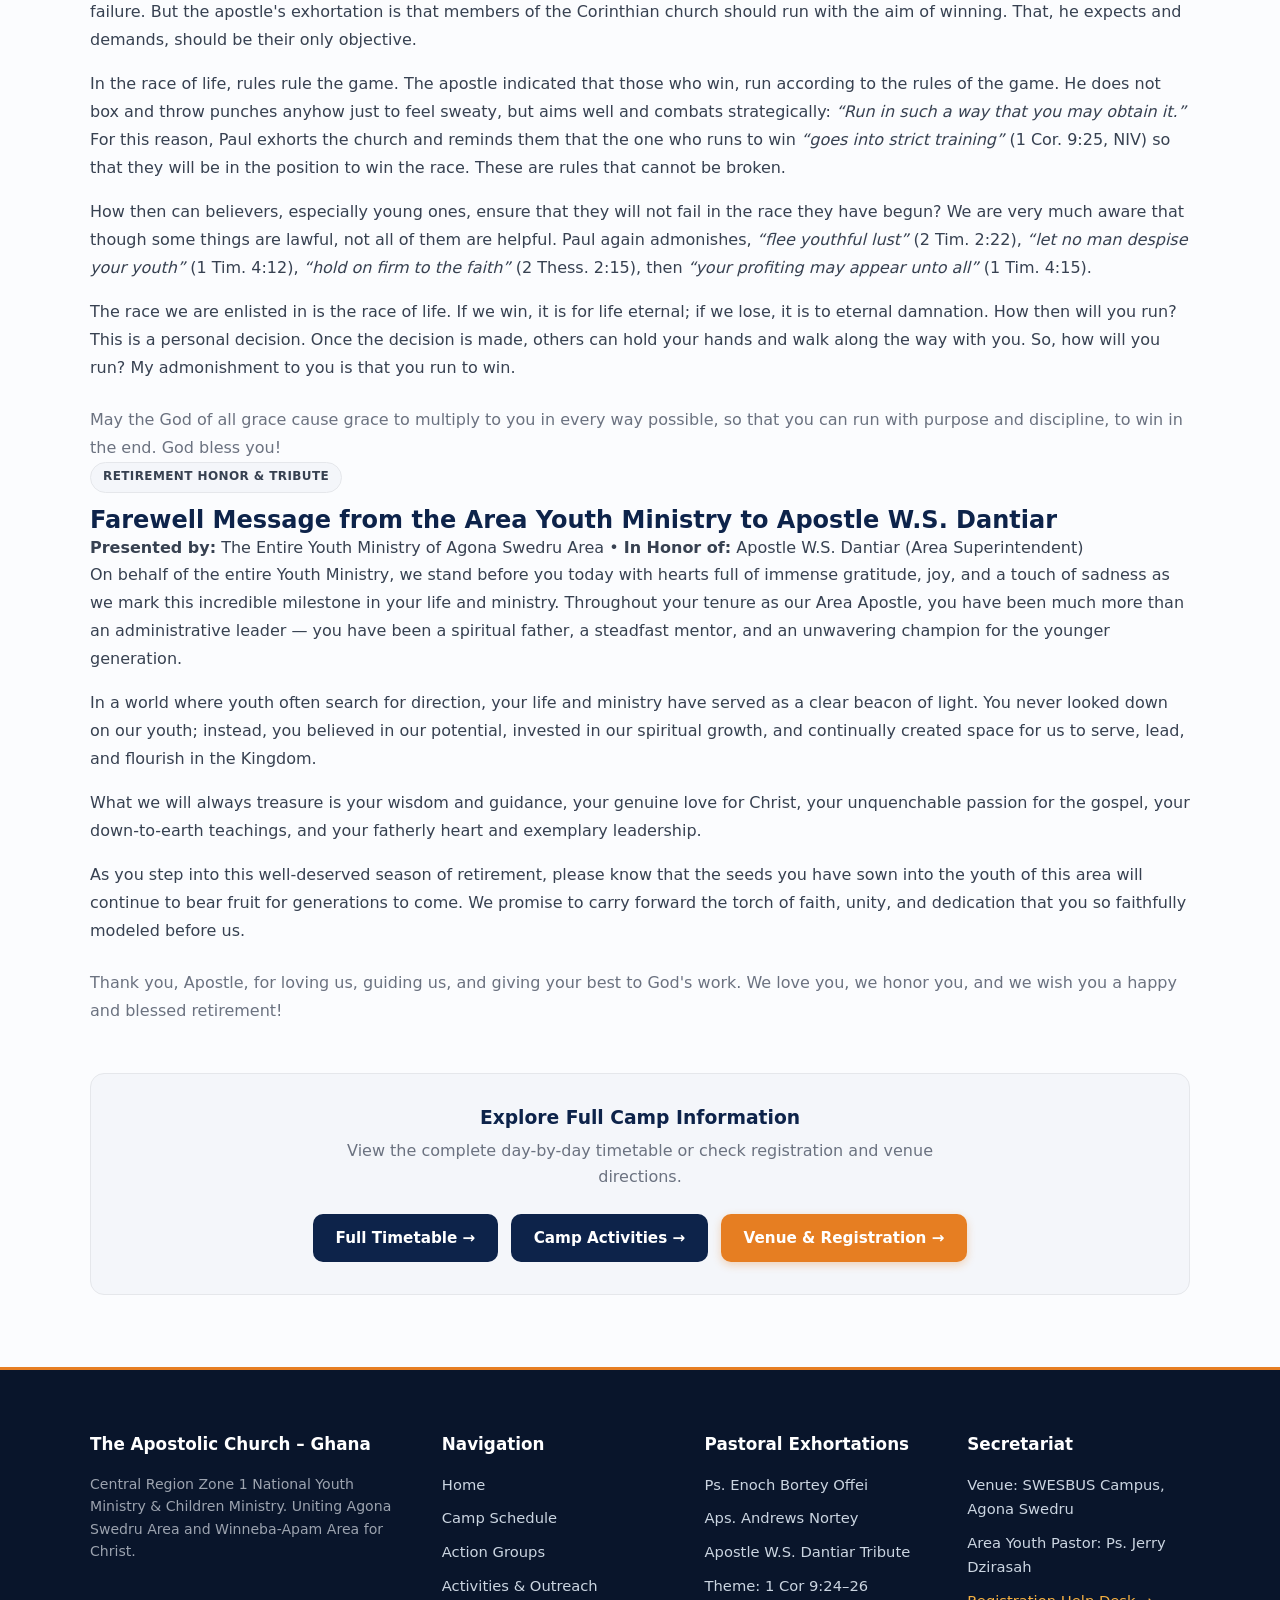
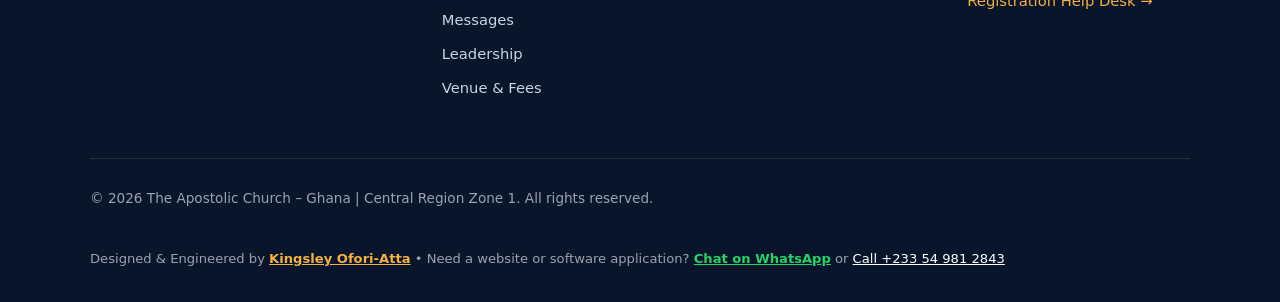
<file: pages/messages.html>
<!DOCTYPE html>
<html lang="en">
<head>
  <meta charset="UTF-8">
  <meta name="viewport" content="width=device-width, initial-scale=1.0">
  <title>Pastoral Messages &amp; Exhortations | Youth Camp 2026 | The Apostolic Church – Ghana</title>
  <meta name="description" content="Official welcome messages and pastoral charges for TAC Ghana Youth Camp 2026 'Run To Win' by Ps. Enoch Bortey Offei and Superintendent Aps. Andrews Nortey.">
  <link rel="canonical" href="https://tacyouthcamp.org/pages/messages.html">

  <!-- Open Graph -->
  <meta property="og:type" content="article">
  <meta property="og:url" content="https://tacyouthcamp.org/pages/messages.html">
  <meta property="og:title" content="Pastoral Messages &amp; Exhortations | Youth Camp 2026">
  <meta property="og:description" content="Official pastoral charges and messages for Camp 2026 from National and Area Leadership.">
  <meta property="og:image" content="https://tacyouthcamp.org/assets/img/og-image.jpg">

  <!-- Twitter Card -->
  <meta name="twitter:card" content="summary_large_image">
  <meta name="twitter:title" content="Pastoral Messages &amp; Exhortations | Youth Camp 2026">
  <meta name="twitter:description" content="Official pastoral charges and messages for Camp 2026 from National and Area Leadership.">
  <meta name="twitter:image" content="https://tacyouthcamp.org/assets/img/og-image.jpg">

  <!-- Favicons -->
  <link rel="icon" href="../favicon.ico" sizes="any">
  <link rel="icon" type="image/png" sizes="32x32" href="../assets/img/icons/favicon-32x32.png">
  <link rel="icon" type="image/png" sizes="16x16" href="../assets/img/icons/favicon-16x16.png">
  <link rel="apple-touch-icon" sizes="180x180" href="../assets/img/icons/apple-touch-icon.png">

  <!-- Stylesheet -->
  <link rel="stylesheet" href="../assets/css/styles.css?v=2.2">
</head>
<body>

  <!-- Top Announcement Strip -->
  <div class="announcement-bar">
    <div class="container announcement-content">
      <div>
        <span class="announcement-badge">Pastoral Messages</span>
        <span>The Apostolic Church – Ghana &bull; Central Region Zone 1</span>
      </div>
      <div>
        <span>Theme: RUN TO WIN! (1 Corinthians 9:24–26)</span>
      </div>
    </div>
  </div>

  <!-- Header -->
  <header class="site-header">
    <div class="container header-inner">
      <a href="../index.html" class="brand-wrapper" aria-label="Camp Meeting 2026 Home">
        <img src="../assets/img/logo.jpg" alt="The Apostolic Church – Ghana Logo" class="brand-logo-img" width="50" height="50">
        <div class="brand-info">
          <span class="brand-church-name">The Apostolic Church – Ghana</span>
          <span class="brand-event-name">Central Region Zone 1 Youth Camp &#39;26</span>
        </div>
      </a>

      <button type="button" class="mobile-menu-toggle" id="mobile-menu-toggle" aria-label="Open navigation menu" aria-expanded="false">
        ☰
      </button>

      <nav class="primary-nav" id="primary-nav" aria-label="Primary Navigation">
        <ul>
          <li><a href="../index.html" class="nav-link">Home</a></li>
          <li><a href="schedule.html" class="nav-link">Schedule</a></li>
          <li><a href="action-groups.html" class="nav-link">Action Groups</a></li>
          <li><a href="activities.html" class="nav-link">Activities</a></li>
          <li><a href="messages.html" class="nav-link active">Messages</a></li>
          <li><a href="about.html" class="nav-link">Leadership</a></li>
          <li><a href="contact.html" class="nav-link nav-cta">Register Now</a></li>
        </ul>
      </nav>
    </div>
  </header>

  <!-- Breadcrumbs -->
  <nav class="breadcrumbs" aria-label="Breadcrumb navigation">
    <div class="container">
      <ol>
        <li><a href="../index.html">Home</a></li>
        <li aria-current="page">Pastoral Messages</li>
      </ol>
    </div>
  </nav>

  <!-- Page Header -->
  <div class="page-header">
    <div class="container">
      <h1>Pastoral Messages &amp; Leadership Exhortations</h1>
      <p>
        Read the official camp welcome charges from our National Youth Leader and Area Superintendent, along with the special retirement tribute honoring Apostle W.S. Dantiar.
      </p>
    </div>
  </div>

  <main id="main-content" class="section">
    <div class="container">

      <!-- Section Navigation Quick Jump -->
      <div style="background:var(--surface-alt); border:1px solid var(--border-subtle); border-radius:var(--radius-lg); padding:1.25rem 1.5rem; margin-bottom:3rem; display:flex; flex-wrap:wrap; gap:0.75rem; align-items:center;">
        <span style="font-weight:700; color:var(--brand-navy); font-size:0.9rem;">Quick Navigation:</span>
        <a href="#welcome-leader" class="btn btn-sm btn-outline" style="color:var(--brand-navy); border-color:var(--border-medium); background:#fff;">National Leader&#39;s Welcome</a>
        <a href="#superintendent" class="btn btn-sm btn-outline" style="color:var(--brand-navy); border-color:var(--border-medium); background:#fff;">Superintendent&#39;s Charge</a>
        <a href="#tribute" class="btn btn-sm btn-outline" style="color:var(--brand-navy); border-color:var(--border-medium); background:#fff;">Tribute to Apostle Dantiar</a>
      </div>

      <!-- Message 1: National Youth Leader -->
      <article class="message-article" id="welcome-leader" aria-labelledby="leader-heading">
        <span class="status-pill unlocked" style="margin-bottom:0.75rem; display:inline-block;">National Leader&#39;s Desk</span>
        <h2 id="leader-heading">Welcome Message to Camp 2026</h2>
        <div class="message-meta">
          <span><strong>From:</strong> Ps. Enoch Bortey Offei (National Youth Leader)</span>
          <span>&bull;</span>
          <span><strong>Motto:</strong> TAC-NGYN &bull; God First! Prophetic! Transformational!</span>
        </div>

        <div style="font-size:1rem; line-height:1.75; color:var(--text-body);">
          <p><strong>Dear Beloved Youth &amp; Campers,</strong></p>
          <p>
            It gives me great joy and excitement to welcome you all to this year&#39;s National Youth Camp for Central Region Zone 1 at Swedru School of Business. As your National Youth Leader, I am deeply honoured and grateful to God for bringing us together for this special gathering of fellowship, spiritual renewal, learning, and transformation.
          </p>
          <p>
            This year&#39;s theme, <em>&ldquo;Run To Win&rdquo;</em>, drawn from <strong>1 Corinthians 9:24–26</strong>, is a powerful reminder that the journey of life is not a casual walk but a purposeful race. The Apostle Paul encourages us to run with determination, discipline, and focus, knowing that there is an eternal prize awaiting those who remain faithful.
          </p>
          <p>
            As young people, we must know that God has called us to run a different race &mdash; a race of faith, excellence, holiness, service, and impact. We are not running aimlessly; we are running with a clear vision and a divine purpose. The world needs us. The Church needs us. Our families need us to rise, fulfil our purpose, and finish our race well.
          </p>
          <blockquote class="reveal-scripture-box" style="font-size:1.05rem; margin:1.5rem 0;">
            &ldquo;Therefore, during this camp, I encourage each of you to open your hearts to God. Participate fully in every session, build meaningful relationships, discover your gifts, and allow the Holy Spirit to equip you for greater exploits. May this not be just another camp experience, but a defining moment where your destiny is shaped.&rdquo;
          </blockquote>
          <p>
            Remember, champions are not created by chance. They are built through discipline, perseverance, sacrifice, and a determination to finish well. Let us therefore lay aside every distraction at this camp and run with endurance the race set before us.
          </p>
          <p>
            To all participants, leaders, facilitators, and volunteers: you are warmly welcome. May this camp inspire you to run faithfully, serve passionately, and live victoriously for Christ.
          </p>
          <p style="font-weight:800; font-size:1.15rem; color:var(--brand-orange); margin:1.5rem 0 0.5rem;">
            Together, let us Run To Win! TUTUTUTUTUTU VROOOOOOOOOM!
          </p>
          <p style="margin-top:1.5rem; color:var(--text-muted);">
            With love and prayers,<br>
            <strong>Ps. Enoch Bortey Offei</strong><br>
            National Youth Leader, The Apostolic Church &ndash; Ghana
          </p>
        </div>
      </article>

      <!-- Message 2: Superintendent -->
      <article class="message-article" id="superintendent" aria-labelledby="supt-heading">
        <span class="status-pill unlocked" style="margin-bottom:0.75rem; display:inline-block;">Apostolic Exhortation</span>
        <h2 id="supt-heading">Message from Superintendent – Aps. Andrews Nortey</h2>
        <div class="message-meta">
          <span><strong>From:</strong> Aps. Andrews Nortey (Superintendent)</span>
          <span>&bull;</span>
          <span><strong>Theme Focus:</strong> 1 Corinthians 9:24–26; 2 Timothy 2:22</span>
        </div>

        <div style="font-size:1rem; line-height:1.75; color:var(--text-body);">
          <p>
            Grace, peace and mercy from the God who called us, liberated us, and gathered us as His people, be multiplied unto you, now and forever. His divine power has given unto us all things that pertain to life and godliness, and I pray that we will all become partakers of all these blessings in the here and now.
          </p>
          <p>
            Our theme for the camp this year seeks to sharpen our focus towards our purpose as a people called, sanctified and sent. <em>&ldquo;Run to Win&rdquo;</em> (1 Cor. 9:24-26) suggests the possibility of running for the sake of participation or for the fun of it. It also suggests the possibility of failure. But the apostle&#39;s exhortation is that members of the Corinthian church should run with the aim of winning. That, he expects and demands, should be their only objective.
          </p>
          <p>
            In the race of life, rules rule the game. The apostle indicated that those who win, run according to the rules of the game. He does not box and throw punches anyhow just to feel sweaty, but aims well and combats strategically: <em>&ldquo;Run in such a way that you may obtain it.&rdquo;</em> For this reason, Paul exhorts the church and reminds them that the one who runs to win <em>&ldquo;goes into strict training&rdquo;</em> (1 Cor. 9:25, NIV) so that they will be in the position to win the race. These are rules that cannot be broken.
          </p>
          <p>
            How then can believers, especially young ones, ensure that they will not fail in the race they have begun? We are very much aware that though some things are lawful, not all of them are helpful. Paul again admonishes, <em>&ldquo;flee youthful lust&rdquo;</em> (2 Tim. 2:22), <em>&ldquo;let no man despise your youth&rdquo;</em> (1 Tim. 4:12), <em>&ldquo;hold on firm to the faith&rdquo;</em> (2 Thess. 2:15), then <em>&ldquo;your profiting may appear unto all&rdquo;</em> (1 Tim. 4:15).
          </p>
          <p>
            The race we are enlisted in is the race of life. If we win, it is for life eternal; if we lose, it is to eternal damnation. How then will you run? This is a personal decision. Once the decision is made, others can hold your hands and walk along the way with you. So, how will you run? My admonishment to you is that you run to win.
          </p>
          <p style="margin-top:1.5rem; color:var(--text-muted);">
            May the God of all grace cause grace to multiply to you in every way possible, so that you can run with purpose and discipline, to win in the end. God bless you!
          </p>
        </div>
      </article>

      <!-- Message 3: Farewell Tribute to Apostle W.S. Dantiar -->
      <article class="message-article" id="tribute" aria-labelledby="tribute-heading">
        <span class="status-pill unlocked" style="margin-bottom:0.75rem; display:inline-block;">Retirement Honor &amp; Tribute</span>
        <h2 id="tribute-heading">Farewell Message from the Area Youth Ministry to Apostle W.S. Dantiar</h2>
        <div class="message-meta">
          <span><strong>Presented by:</strong> The Entire Youth Ministry of Agona Swedru Area</span>
          <span>&bull;</span>
          <span><strong>In Honor of:</strong> Apostle W.S. Dantiar (Area Superintendent)</span>
        </div>

        <div style="font-size:1rem; line-height:1.75; color:var(--text-body);">
          <p>
            On behalf of the entire Youth Ministry, we stand before you today with hearts full of immense gratitude, joy, and a touch of sadness as we mark this incredible milestone in your life and ministry. Throughout your tenure as our Area Apostle, you have been much more than an administrative leader &mdash; you have been a spiritual father, a steadfast mentor, and an unwavering champion for the younger generation.
          </p>
          <p>
            In a world where youth often search for direction, your life and ministry have served as a clear beacon of light. You never looked down on our youth; instead, you believed in our potential, invested in our spiritual growth, and continually created space for us to serve, lead, and flourish in the Kingdom.
          </p>
          <p>
            What we will always treasure is your wisdom and guidance, your genuine love for Christ, your unquenchable passion for the gospel, your down-to-earth teachings, and your fatherly heart and exemplary leadership.
          </p>
          <p>
            As you step into this well-deserved season of retirement, please know that the seeds you have sown into the youth of this area will continue to bear fruit for generations to come. We promise to carry forward the torch of faith, unity, and dedication that you so faithfully modeled before us.
          </p>
          <p style="margin-top:1.5rem; color:var(--text-muted);">
            Thank you, Apostle, for loving us, guiding us, and giving your best to God&#39;s work. We love you, we honor you, and we wish you a happy and blessed retirement!
          </p>
        </div>
      </article>



      <!-- Internal Navigation Links -->
      <div style="background:var(--surface-alt); border:1px solid var(--border-subtle); border-radius:var(--radius-lg); padding:2rem; margin-top:3rem; text-align:center;">
        <h3 style="margin-bottom:0.5rem;">Explore Full Camp Information</h3>
        <p style="color:var(--text-muted); max-width:600px; margin:0 auto 1.5rem;">
          View the complete day-by-day timetable or check registration and venue directions.
        </p>
        <div style="display:flex; flex-wrap:wrap; gap:0.85rem; justify-content:center;">
          <a href="schedule.html" class="btn btn-secondary">Full Timetable &rarr;</a>
          <a href="activities.html" class="btn btn-secondary">Camp Activities &rarr;</a>
          <a href="contact.html" class="btn btn-primary">Venue &amp; Registration &rarr;</a>
        </div>
      </div>

    </div>
  </main>

  <!-- Footer -->
  <footer class="site-footer">
    <div class="container">
      <div class="footer-grid">
        <div class="footer-col">
          <h4>The Apostolic Church – Ghana</h4>
          <p style="font-size: 0.88rem; line-height: 1.6; color: #9ca3af;">
            Central Region Zone 1 National Youth Ministry &amp; Children Ministry. Uniting Agona Swedru Area and Winneba-Apam Area for Christ.
          </p>
        </div>

        <div class="footer-col">
          <h4>Navigation</h4>
          <ul class="footer-links">
            <li><a href="../index.html">Home</a></li>
            <li><a href="schedule.html">Camp Schedule</a></li>
            <li><a href="action-groups.html">Action Groups</a></li>
            <li><a href="activities.html">Activities &amp; Outreach</a></li>
            <li><a href="messages.html">Messages</a></li>
            <li><a href="about.html">Leadership</a></li>
            <li><a href="contact.html">Venue &amp; Fees</a></li>
          </ul>
        </div>

        <div class="footer-col">
          <h4>Pastoral Exhortations</h4>
          <ul class="footer-links">
            <li>Ps. Enoch Bortey Offei</li>
            <li>Aps. Andrews Nortey</li>
            <li>Apostle W.S. Dantiar Tribute</li>
            <li>Theme: 1 Cor 9:24–26</li>
          </ul>
        </div>

        <div class="footer-col">
          <h4>Secretariat</h4>
          <ul class="footer-links">
            <li>Venue: SWESBUS Campus, Agona Swedru</li>
            <li>Area Youth Pastor: Ps. Jerry Dzirasah</li>
            <li><a href="contact.html" style="color:var(--brand-gold);">Registration Help Desk &rarr;</a></li>
          </ul>
        </div>
      </div>

      <div class="footer-bottom">
        <p>&copy; 2026 The Apostolic Church – Ghana | Central Region Zone 1. All rights reserved.</p>
        <p style="margin-top:0.45rem; font-size:0.82rem; color:#9ca3af;">
          Designed &amp; Engineered by <a href="https://www.linkedin.com/in/kingsley-ofori-atta-332156328/" target="_blank" rel="noopener" style="color:var(--brand-gold); font-weight:700; text-decoration:underline;">Kingsley Ofori-Atta</a> &bull; Need a website or software application? <a href="https://wa.me/233549812843?text=Hello%20Kingsley,%20I%20saw%20the%20Youth%20Camp%20website%20and%20would%20like%20to%20discuss%20a%20software/web%20app%20project." target="_blank" rel="noopener" style="color:#25D366; font-weight:700; text-decoration:underline;">Chat on WhatsApp</a> or <a href="tel:+233549812843" style="color:#ffffff; text-decoration:underline;">Call +233 54 981 2843</a>
        </p>
      </div>
    </div>
  </footer>

  <script src="../assets/js/main.js"></script>
</body>
</html>
</file>
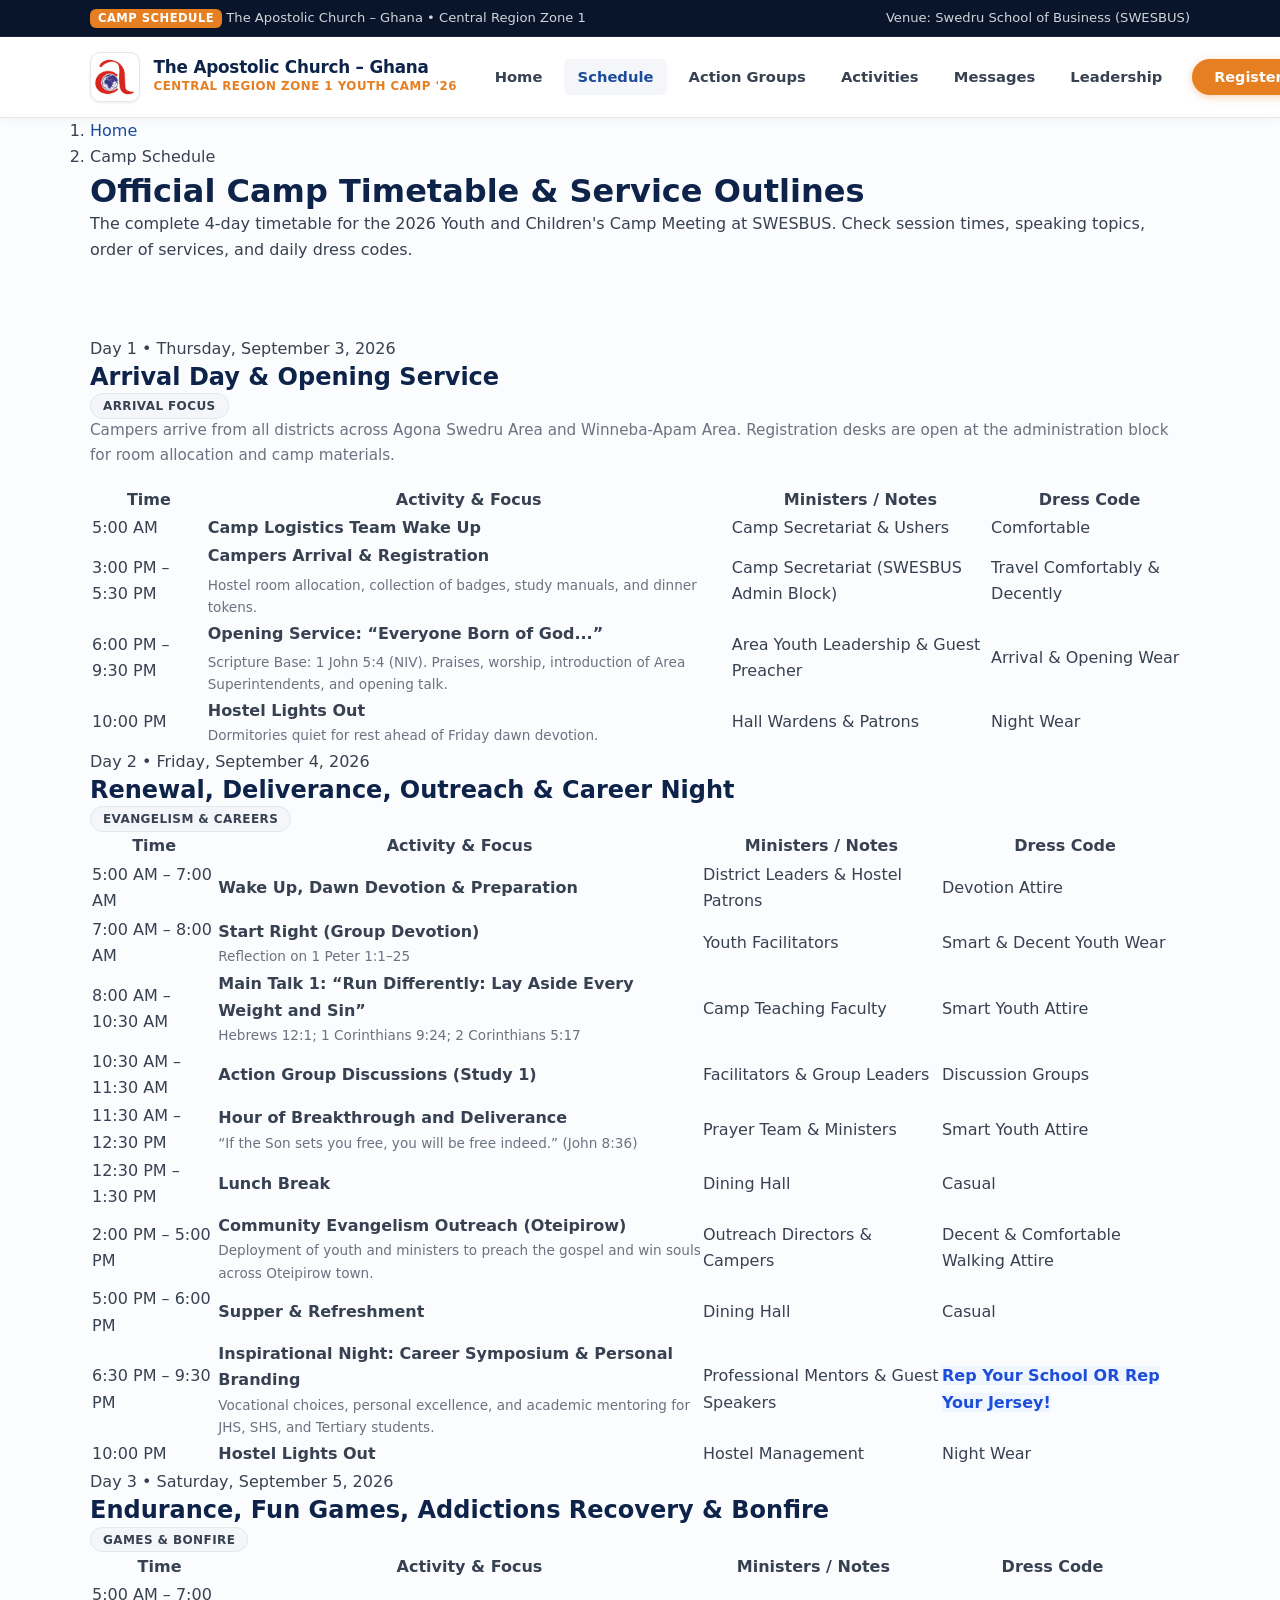
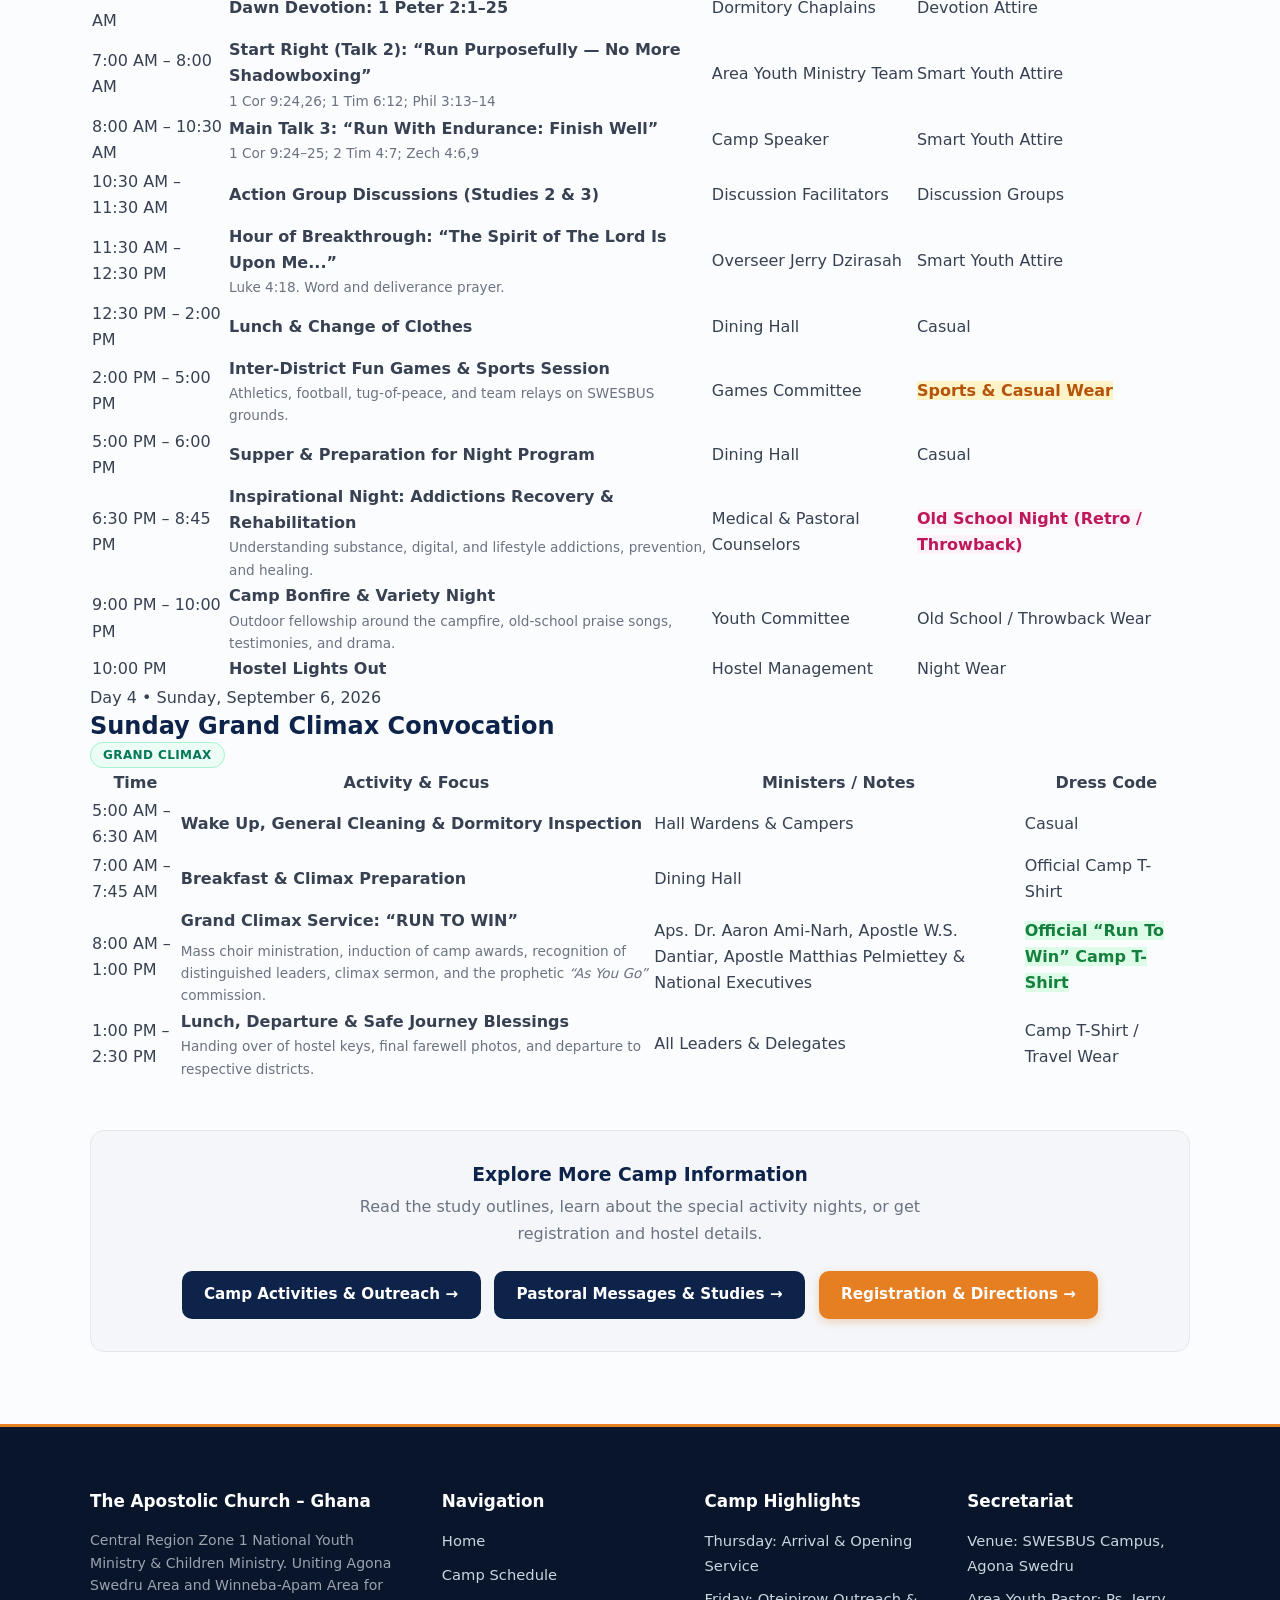
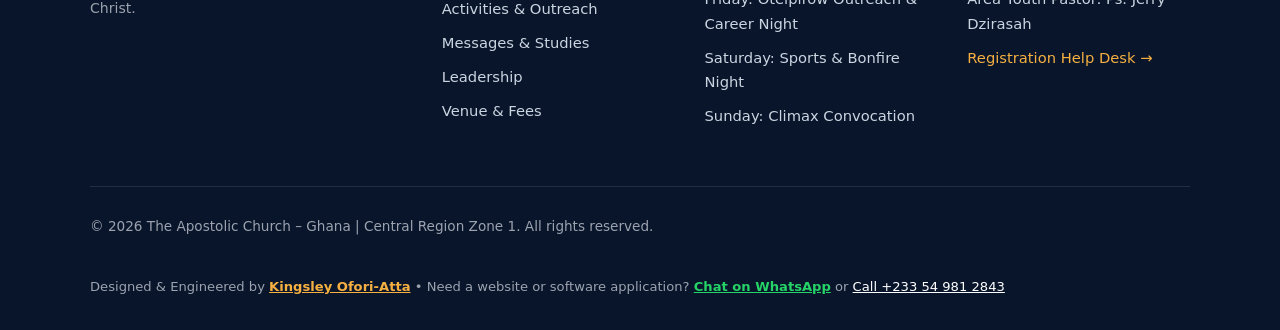
<file: pages/schedule.html>
<!DOCTYPE html>
<html lang="en">
<head>
  <meta charset="UTF-8">
  <meta name="viewport" content="width=device-width, initial-scale=1.0">
  <title>Camp Schedule &amp; Timetable | Youth Camp 2026 | The Apostolic Church – Ghana</title>
  <meta name="description" content="Full 4-day timetable for TAC Ghana Youth & Children's Camp 2026 at SWESBUS. Daily devotion, service outlines, career night, games, and climax service.">
  <link rel="canonical" href="https://tacyouthcamp.org/pages/schedule.html">

  <!-- Open Graph -->
  <meta property="og:type" content="website">
  <meta property="og:url" content="https://tacyouthcamp.org/pages/schedule.html">
  <meta property="og:title" content="Camp Schedule &amp; Timetable | Youth Camp 2026">
  <meta property="og:description" content="Day-by-day program schedule, hostel timetable, and service outlines for Camp Meeting 2026 at Swedru School of Business.">
  <meta property="og:image" content="https://tacyouthcamp.org/assets/img/og-image.jpg">

  <!-- Twitter Card -->
  <meta name="twitter:card" content="summary_large_image">
  <meta name="twitter:title" content="Camp Schedule &amp; Timetable | Youth Camp 2026">
  <meta name="twitter:description" content="Day-by-day program schedule, hostel timetable, and service outlines for Camp Meeting 2026 at Swedru School of Business.">
  <meta name="twitter:image" content="https://tacyouthcamp.org/assets/img/og-image.jpg">

  <!-- Favicons -->
  <link rel="icon" href="../favicon.ico" sizes="any">
  <link rel="icon" type="image/png" sizes="32x32" href="../assets/img/icons/favicon-32x32.png">
  <link rel="icon" type="image/png" sizes="16x16" href="../assets/img/icons/favicon-16x16.png">
  <link rel="apple-touch-icon" sizes="180x180" href="../assets/img/icons/apple-touch-icon.png">

  <!-- Stylesheet -->
  <link rel="stylesheet" href="../assets/css/styles.css?v=2.2">

  <!-- Event Schema JSON-LD -->
  <script type="application/ld+json">
  {
    "@context": "https://schema.org",
    "@type": "Event",
    "name": "Camp Meeting 2026 Complete Schedule",
    "startDate": "2026-09-03T09:00:00Z",
    "endDate": "2026-09-06T15:00:00Z",
    "location": {
      "@type": "Place",
      "name": "Swedru School of Business (SWESBUS)",
      "address": {
        "@type": "PostalAddress",
        "addressLocality": "Agona Swedru",
        "addressRegion": "Central Region",
        "addressCountry": "GH"
      }
    },
    "organizer": {
      "@type": "Organization",
      "name": "The Apostolic Church - Ghana National Youth Ministry",
      "url": "https://tacyouthcamp.org/"
    }
  }
  </script>
</head>
<body>

  <!-- Top Announcement Strip -->
  <div class="announcement-bar">
    <div class="container announcement-content">
      <div>
        <span class="announcement-badge">Camp Schedule</span>
        <span>The Apostolic Church – Ghana &bull; Central Region Zone 1</span>
      </div>
      <div>
        <span>Venue: Swedru School of Business (SWESBUS)</span>
      </div>
    </div>
  </div>

  <!-- Header -->
  <header class="site-header">
    <div class="container header-inner">
      <a href="../index.html" class="brand-wrapper" aria-label="Camp Meeting 2026 Home">
        <img src="../assets/img/logo.jpg" alt="The Apostolic Church – Ghana Logo" class="brand-logo-img" width="50" height="50">
        <div class="brand-info">
          <span class="brand-church-name">The Apostolic Church – Ghana</span>
          <span class="brand-event-name">Central Region Zone 1 Youth Camp &#39;26</span>
        </div>
      </a>

      <button type="button" class="mobile-menu-toggle" id="mobile-menu-toggle" aria-label="Open navigation menu" aria-expanded="false">
        ☰
      </button>

            <nav class="primary-nav" id="primary-nav" aria-label="Primary Navigation">
        <ul>
          <li><a href="../index.html" class="nav-link">Home</a></li>
          <li><a href="schedule.html" class="nav-link active">Schedule</a></li>
          <li><a href="action-groups.html" class="nav-link">Action Groups</a></li>
          <li><a href="activities.html" class="nav-link">Activities</a></li>
          <li><a href="messages.html" class="nav-link">Messages</a></li>
          <li><a href="about.html" class="nav-link">Leadership</a></li>
          <li><a href="contact.html" class="nav-link nav-cta">Register Now</a></li>
        </ul>
      </nav>
    </div>
  </header>

  <!-- Breadcrumbs -->
  <nav class="breadcrumbs" aria-label="Breadcrumb navigation">
    <div class="container">
      <ol>
        <li><a href="../index.html">Home</a></li>
        <li aria-current="page">Camp Schedule</li>
      </ol>
    </div>
  </nav>

  <!-- Page Header -->
  <div class="page-header">
    <div class="container">
      <h1>Official Camp Timetable &amp; Service Outlines</h1>
      <p>
        The complete 4-day timetable for the 2026 Youth and Children&#39;s Camp Meeting at SWESBUS. Check session times, speaking topics, order of services, and daily dress codes.
      </p>
    </div>
  </div>

  <main id="main-content" class="section">
    <div class="container">

      <!-- Day 1: Thursday -->
      <section class="day-schedule-card" id="thursday" aria-labelledby="day1-title">
        <div class="day-header">
          <div class="day-title-group">
            <span class="day-date-tag">Day 1 &bull; Thursday, September 3, 2026</span>
            <h2 id="day1-title">Arrival Day &amp; Opening Service</h2>
          </div>
          <div>
            <span class="status-pill unlocked">Arrival Focus</span>
          </div>
        </div>
        <p style="color:var(--text-muted); font-size:0.95rem; margin-bottom:1rem;">
          Campers arrive from all districts across Agona Swedru Area and Winneba-Apam Area. Registration desks are open at the administration block for room allocation and camp materials.
        </p>

        <table class="schedule-table">
          <thead>
            <tr>
              <th scope="col" class="time-col">Time</th>
              <th scope="col">Activity &amp; Focus</th>
              <th scope="col">Ministers / Notes</th>
              <th scope="col">Dress Code</th>
            </tr>
          </thead>
          <tbody>
            <tr>
              <td class="time-col">5:00 AM</td>
              <td><strong>Camp Logistics Team Wake Up</strong></td>
              <td>Camp Secretariat &amp; Ushers</td>
              <td><span class="dress-tag">Comfortable</span></td>
            </tr>
            <tr>
              <td class="time-col">3:00 PM – 5:30 PM</td>
              <td>
                <strong>Campers Arrival &amp; Registration</strong>
                <div style="font-size:0.85rem; color:var(--text-muted); margin-top:0.25rem;">
                  Hostel room allocation, collection of badges, study manuals, and dinner tokens.
                </div>
              </td>
              <td>Camp Secretariat (SWESBUS Admin Block)</td>
              <td><span class="dress-tag">Travel Comfortably &amp; Decently</span></td>
            </tr>
            <tr>
              <td class="time-col">6:00 PM – 9:30 PM</td>
              <td>
                <strong>Opening Service: &ldquo;Everyone Born of God...&rdquo;</strong>
                <div style="font-size:0.85rem; color:var(--text-muted); margin-top:0.25rem;">
                  Scripture Base: 1 John 5:4 (NIV). Praises, worship, introduction of Area Superintendents, and opening talk.
                </div>
              </td>
              <td>Area Youth Leadership &amp; Guest Preacher</td>
              <td><span class="dress-tag">Arrival &amp; Opening Wear</span></td>
            </tr>
            <tr>
              <td class="time-col">10:00 PM</td>
              <td>
                <strong>Hostel Lights Out</strong>
                <div style="font-size:0.85rem; color:var(--text-muted);">
                  Dormitories quiet for rest ahead of Friday dawn devotion.
                </div>
              </td>
              <td>Hall Wardens &amp; Patrons</td>
              <td><span class="dress-tag">Night Wear</span></td>
            </tr>
          </tbody>
        </table>
      </section>

      <!-- Day 2: Friday -->
      <section class="day-schedule-card" id="friday" aria-labelledby="day2-title">
        <div class="day-header">
          <div class="day-title-group">
            <span class="day-date-tag">Day 2 &bull; Friday, September 4, 2026</span>
            <h2 id="day2-title">Renewal, Deliverance, Outreach &amp; Career Night</h2>
          </div>
          <div>
            <span class="status-pill unlocked">Evangelism &amp; Careers</span>
          </div>
        </div>

        <table class="schedule-table">
          <thead>
            <tr>
              <th scope="col" class="time-col">Time</th>
              <th scope="col">Activity &amp; Focus</th>
              <th scope="col">Ministers / Notes</th>
              <th scope="col">Dress Code</th>
            </tr>
          </thead>
          <tbody>
            <tr>
              <td class="time-col">5:00 AM – 7:00 AM</td>
              <td><strong>Wake Up, Dawn Devotion &amp; Preparation</strong></td>
              <td>District Leaders &amp; Hostel Patrons</td>
              <td><span class="dress-tag">Devotion Attire</span></td>
            </tr>
            <tr>
              <td class="time-col">7:00 AM – 8:00 AM</td>
              <td>
                <strong>Start Right (Group Devotion)</strong>
                <div style="font-size:0.85rem; color:var(--text-muted);">Reflection on 1 Peter 1:1–25</div>
              </td>
              <td>Youth Facilitators</td>
              <td><span class="dress-tag">Smart &amp; Decent Youth Wear</span></td>
            </tr>
            <tr>
              <td class="time-col">8:00 AM – 10:30 AM</td>
              <td>
                <strong>Main Talk 1: &ldquo;Run Differently: Lay Aside Every Weight and Sin&rdquo;</strong>
                <div style="font-size:0.85rem; color:var(--text-muted);">Hebrews 12:1; 1 Corinthians 9:24; 2 Corinthians 5:17</div>
              </td>
              <td>Camp Teaching Faculty</td>
              <td><span class="dress-tag">Smart Youth Attire</span></td>
            </tr>
            <tr>
              <td class="time-col">10:30 AM – 11:30 AM</td>
              <td><strong>Action Group Discussions (Study 1)</strong></td>
              <td>Facilitators &amp; Group Leaders</td>
              <td><span class="dress-tag">Discussion Groups</span></td>
            </tr>
            <tr>
              <td class="time-col">11:30 AM – 12:30 PM</td>
              <td>
                <strong>Hour of Breakthrough and Deliverance</strong>
                <div style="font-size:0.85rem; color:var(--text-muted);">&ldquo;If the Son sets you free, you will be free indeed.&rdquo; (John 8:36)</div>
              </td>
              <td>Prayer Team &amp; Ministers</td>
              <td><span class="dress-tag">Smart Youth Attire</span></td>
            </tr>
            <tr>
              <td class="time-col">12:30 PM – 1:30 PM</td>
              <td><strong>Lunch Break</strong></td>
              <td>Dining Hall</td>
              <td><span class="dress-tag">Casual</span></td>
            </tr>
            <tr>
              <td class="time-col">2:00 PM – 5:00 PM</td>
              <td>
                <strong>Community Evangelism Outreach (Oteipirow)</strong>
                <div style="font-size:0.85rem; color:var(--text-muted);">
                  Deployment of youth and ministers to preach the gospel and win souls across Oteipirow town.
                </div>
              </td>
              <td>Outreach Directors &amp; Campers</td>
              <td><span class="dress-tag">Decent &amp; Comfortable Walking Attire</span></td>
            </tr>
            <tr>
              <td class="time-col">5:00 PM – 6:00 PM</td>
              <td><strong>Supper &amp; Refreshment</strong></td>
              <td>Dining Hall</td>
              <td><span class="dress-tag">Casual</span></td>
            </tr>
            <tr>
              <td class="time-col">6:30 PM – 9:30 PM</td>
              <td>
                <strong>Inspirational Night: Career Symposium &amp; Personal Branding</strong>
                <div style="font-size:0.85rem; color:var(--text-muted);">
                  Vocational choices, personal excellence, and academic mentoring for JHS, SHS, and Tertiary students.
                </div>
              </td>
              <td>Professional Mentors &amp; Guest Speakers</td>
              <td><span class="dress-tag" style="background:#eff6ff; color:#1d4ed8; font-weight:700;">Rep Your School OR Rep Your Jersey!</span></td>
            </tr>
            <tr>
              <td class="time-col">10:00 PM</td>
              <td><strong>Hostel Lights Out</strong></td>
              <td>Hostel Management</td>
              <td><span class="dress-tag">Night Wear</span></td>
            </tr>
          </tbody>
        </table>
      </section>

      <!-- Day 3: Saturday -->
      <section class="day-schedule-card" id="saturday" aria-labelledby="day3-title">
        <div class="day-header">
          <div class="day-title-group">
            <span class="day-date-tag">Day 3 &bull; Saturday, September 5, 2026</span>
            <h2 id="day3-title">Endurance, Fun Games, Addictions Recovery &amp; Bonfire</h2>
          </div>
          <div>
            <span class="status-pill unlocked">Games &amp; Bonfire</span>
          </div>
        </div>

        <table class="schedule-table">
          <thead>
            <tr>
              <th scope="col" class="time-col">Time</th>
              <th scope="col">Activity &amp; Focus</th>
              <th scope="col">Ministers / Notes</th>
              <th scope="col">Dress Code</th>
            </tr>
          </thead>
          <tbody>
            <tr>
              <td class="time-col">5:00 AM – 7:00 AM</td>
              <td><strong>Dawn Devotion: 1 Peter 2:1–25</strong></td>
              <td>Dormitory Chaplains</td>
              <td><span class="dress-tag">Devotion Attire</span></td>
            </tr>
            <tr>
              <td class="time-col">7:00 AM – 8:00 AM</td>
              <td>
                <strong>Start Right (Talk 2): &ldquo;Run Purposefully — No More Shadowboxing&rdquo;</strong>
                <div style="font-size:0.85rem; color:var(--text-muted);">1 Cor 9:24,26; 1 Tim 6:12; Phil 3:13–14</div>
              </td>
              <td>Area Youth Ministry Team</td>
              <td><span class="dress-tag">Smart Youth Attire</span></td>
            </tr>
            <tr>
              <td class="time-col">8:00 AM – 10:30 AM</td>
              <td>
                <strong>Main Talk 3: &ldquo;Run With Endurance: Finish Well&rdquo;</strong>
                <div style="font-size:0.85rem; color:var(--text-muted);">1 Cor 9:24–25; 2 Tim 4:7; Zech 4:6,9</div>
              </td>
              <td>Camp Speaker</td>
              <td><span class="dress-tag">Smart Youth Attire</span></td>
            </tr>
            <tr>
              <td class="time-col">10:30 AM – 11:30 AM</td>
              <td><strong>Action Group Discussions (Studies 2 &amp; 3)</strong></td>
              <td>Discussion Facilitators</td>
              <td><span class="dress-tag">Discussion Groups</span></td>
            </tr>
            <tr>
              <td class="time-col">11:30 AM – 12:30 PM</td>
              <td>
                <strong>Hour of Breakthrough: &ldquo;The Spirit of The Lord Is Upon Me...&rdquo;</strong>
                <div style="font-size:0.85rem; color:var(--text-muted);">Luke 4:18. Word and deliverance prayer.</div>
              </td>
              <td>Overseer Jerry Dzirasah</td>
              <td><span class="dress-tag">Smart Youth Attire</span></td>
            </tr>
            <tr>
              <td class="time-col">12:30 PM – 2:00 PM</td>
              <td><strong>Lunch &amp; Change of Clothes</strong></td>
              <td>Dining Hall</td>
              <td><span class="dress-tag">Casual</span></td>
            </tr>
            <tr>
              <td class="time-col">2:00 PM – 5:00 PM</td>
              <td>
                <strong>Inter-District Fun Games &amp; Sports Session</strong>
                <div style="font-size:0.85rem; color:var(--text-muted);">
                  Athletics, football, tug-of-peace, and team relays on SWESBUS grounds.
                </div>
              </td>
              <td>Games Committee</td>
              <td><span class="dress-tag" style="background:#fef3c7; color:#b45309; font-weight:700;">Sports &amp; Casual Wear</span></td>
            </tr>
            <tr>
              <td class="time-col">5:00 PM – 6:00 PM</td>
              <td><strong>Supper &amp; Preparation for Night Program</strong></td>
              <td>Dining Hall</td>
              <td><span class="dress-tag">Casual</span></td>
            </tr>
            <tr>
              <td class="time-col">6:30 PM – 8:45 PM</td>
              <td>
                <strong>Inspirational Night: Addictions Recovery &amp; Rehabilitation</strong>
                <div style="font-size:0.85rem; color:var(--text-muted);">
                  Understanding substance, digital, and lifestyle addictions, prevention, and healing.
                </div>
              </td>
              <td>Medical &amp; Pastoral Counselors</td>
              <td><span class="dress-tag" style="background:#fdf2f8; color:#be185d; font-weight:700;">Old School Night (Retro / Throwback)</span></td>
            </tr>
            <tr>
              <td class="time-col">9:00 PM – 10:00 PM</td>
              <td>
                <strong>Camp Bonfire &amp; Variety Night</strong>
                <div style="font-size:0.85rem; color:var(--text-muted);">
                  Outdoor fellowship around the campfire, old-school praise songs, testimonies, and drama.
                </div>
              </td>
              <td>Youth Committee</td>
              <td><span class="dress-tag">Old School / Throwback Wear</span></td>
            </tr>
            <tr>
              <td class="time-col">10:00 PM</td>
              <td><strong>Hostel Lights Out</strong></td>
              <td>Hostel Management</td>
              <td><span class="dress-tag">Night Wear</span></td>
            </tr>
          </tbody>
        </table>
      </section>

      <!-- Day 4: Sunday -->
      <section class="day-schedule-card" id="sunday" aria-labelledby="day4-title">
        <div class="day-header">
          <div class="day-title-group">
            <span class="day-date-tag">Day 4 &bull; Sunday, September 6, 2026</span>
            <h2 id="day4-title">Sunday Grand Climax Convocation</h2>
          </div>
          <div>
            <span class="status-pill live">Grand Climax</span>
          </div>
        </div>

        <table class="schedule-table">
          <thead>
            <tr>
              <th scope="col" class="time-col">Time</th>
              <th scope="col">Activity &amp; Focus</th>
              <th scope="col">Ministers / Notes</th>
              <th scope="col">Dress Code</th>
            </tr>
          </thead>
          <tbody>
            <tr>
              <td class="time-col">5:00 AM – 6:30 AM</td>
              <td><strong>Wake Up, General Cleaning &amp; Dormitory Inspection</strong></td>
              <td>Hall Wardens &amp; Campers</td>
              <td><span class="dress-tag">Casual</span></td>
            </tr>
            <tr>
              <td class="time-col">7:00 AM – 7:45 AM</td>
              <td><strong>Breakfast &amp; Climax Preparation</strong></td>
              <td>Dining Hall</td>
              <td><span class="dress-tag">Official Camp T-Shirt</span></td>
            </tr>
            <tr>
              <td class="time-col">8:00 AM – 1:00 PM</td>
              <td>
                <strong>Grand Climax Service: &ldquo;RUN TO WIN&rdquo;</strong>
                <div style="font-size:0.85rem; color:var(--text-muted); margin-top:0.35rem;">
                  Mass choir ministration, induction of camp awards, recognition of distinguished leaders, climax sermon, and the prophetic <em>&ldquo;As You Go&rdquo;</em> commission.
                </div>
              </td>
              <td>Aps. Dr. Aaron Ami-Narh, Apostle W.S. Dantiar, Apostle Matthias Pelmiettey &amp; National Executives</td>
              <td><span class="dress-tag" style="background:#dcfce7; color:#15803d; font-weight:700;">Official &ldquo;Run To Win&rdquo; Camp T-Shirt</span></td>
            </tr>
            <tr>
              <td class="time-col">1:00 PM – 2:30 PM</td>
              <td>
                <strong>Lunch, Departure &amp; Safe Journey Blessings</strong>
                <div style="font-size:0.85rem; color:var(--text-muted);">
                  Handing over of hostel keys, final farewell photos, and departure to respective districts.
                </div>
              </td>
              <td>All Leaders &amp; Delegates</td>
              <td><span class="dress-tag">Camp T-Shirt / Travel Wear</span></td>
            </tr>
          </tbody>
        </table>
      </section>

      <!-- Internal Navigation Links Box -->
      <div style="background:var(--surface-alt); border:1px solid var(--border-subtle); border-radius:var(--radius-lg); padding:2rem; margin-top:3rem; text-align:center;">
        <h3 style="margin-bottom:0.5rem;">Explore More Camp Information</h3>
        <p style="color:var(--text-muted); max-width:600px; margin:0 auto 1.5rem;">
          Read the study outlines, learn about the special activity nights, or get registration and hostel details.
        </p>
        <div style="display:flex; flex-wrap:wrap; gap:0.85rem; justify-content:center;">
          <a href="activities.html" class="btn btn-secondary">Camp Activities &amp; Outreach &rarr;</a>
          <a href="messages.html" class="btn btn-secondary">Pastoral Messages &amp; Studies &rarr;</a>
          <a href="contact.html" class="btn btn-primary">Registration &amp; Directions &rarr;</a>
        </div>
      </div>

    </div>
  </main>

  <!-- Footer -->
  <footer class="site-footer">
    <div class="container">
      <div class="footer-grid">
        <div class="footer-col">
          <h4>The Apostolic Church – Ghana</h4>
          <p style="font-size: 0.88rem; line-height: 1.6; color: #9ca3af;">
            Central Region Zone 1 National Youth Ministry &amp; Children Ministry. Uniting Agona Swedru Area and Winneba-Apam Area for Christ.
          </p>
        </div>

        <div class="footer-col">
          <h4>Navigation</h4>
          <ul class="footer-links">
            <li><a href="../index.html">Home</a></li>
            <li><a href="schedule.html">Camp Schedule</a></li>
            <li><a href="activities.html">Activities &amp; Outreach</a></li>
            <li><a href="messages.html">Messages &amp; Studies</a></li>
            <li><a href="about.html">Leadership</a></li>
            <li><a href="contact.html">Venue &amp; Fees</a></li>
          </ul>
        </div>

        <div class="footer-col">
          <h4>Camp Highlights</h4>
          <ul class="footer-links">
            <li>Thursday: Arrival &amp; Opening Service</li>
            <li>Friday: Oteipirow Outreach &amp; Career Night</li>
            <li>Saturday: Sports &amp; Bonfire Night</li>
            <li>Sunday: Climax Convocation</li>
          </ul>
        </div>

        <div class="footer-col">
          <h4>Secretariat</h4>
          <ul class="footer-links">
            <li>Venue: SWESBUS Campus, Agona Swedru</li>
            <li>Area Youth Pastor: Ps. Jerry Dzirasah</li>
            <li><a href="contact.html" style="color:var(--brand-gold);">Registration Help Desk &rarr;</a></li>
          </ul>
        </div>
      </div>

      <div class="footer-bottom">
        <p>&copy; 2026 The Apostolic Church – Ghana | Central Region Zone 1. All rights reserved.</p>
        <p style="margin-top:0.45rem; font-size:0.82rem; color:#9ca3af;">
          Designed &amp; Engineered by <a href="https://www.linkedin.com/in/kingsley-ofori-atta-332156328/" target="_blank" rel="noopener" style="color:var(--brand-gold); font-weight:700; text-decoration:underline;">Kingsley Ofori-Atta</a> &bull; Need a website or software application? <a href="https://wa.me/233549812843?text=Hello%20Kingsley,%20I%20saw%20the%20Youth%20Camp%20website%20and%20would%20like%20to%20discuss%20a%20software/web%20app%20project." target="_blank" rel="noopener" style="color:#25D366; font-weight:700; text-decoration:underline;">Chat on WhatsApp</a> or <a href="tel:+233549812843" style="color:#ffffff; text-decoration:underline;">Call +233 54 981 2843</a>
        </p>
      </div>
    </div>
  </footer>

  <script src="../assets/js/main.js"></script>
</body>
</html>
</file>
<file: assets/css/styles.css>
/* ==========================================================================
   THE APOSTOLIC CHURCH - GHANA | CENTRAL REGION ZONE 1
   National Youth Ministry & Children Ministry
   Camp Meeting 2026 — Theme: "Run To Win!"
   Production Stylesheet — Handcrafted, Warm & Authentic
   ========================================================================== */

:root {
  /* Authentic Church & Camp Palette (Inspired by official flyer) */
  --brand-navy-dark: #09152b;
  --brand-navy: #0d234a;
  --brand-blue: #1b4b9b;
  --brand-blue-light: #2563eb;
  --brand-sky: #e0edff;
  --brand-orange: #e67e22;
  --brand-orange-hover: #d35400;
  --brand-amber: #f39c12;
  --brand-gold: #f5b041;
  --brand-green: #10b981;
  --brand-green-bg: #ecfdf5;

  --surface-white: #ffffff;
  --surface-warm: #fbfcfe;
  --surface-card: #ffffff;
  --surface-alt: #f4f6fa;
  --surface-subtle: #edf2f7;

  --text-dark: #111827;
  --text-body: #374151;
  --text-muted: #6b7280;
  --text-light: #9ca3af;
  --text-white: #ffffff;

  --border-subtle: #e5e7eb;
  --border-medium: #d1d5db;

  --font-family: system-ui, -apple-system, "Segoe UI", Roboto, Helvetica, Arial, sans-serif;
  --font-serif: "Georgia", "Cambria", serif;

  --radius-sm: 6px;
  --radius-md: 10px;
  --radius-lg: 14px;
  --radius-xl: 20px;
  --radius-pill: 9999px;

  --shadow-sm: 0 1px 2px 0 rgba(0, 0, 0, 0.05);
  --shadow-md: 0 4px 12px -2px rgba(13, 35, 74, 0.08);
  --shadow-lg: 0 10px 24px -4px rgba(13, 35, 74, 0.12);
  --shadow-card: 0 2px 8px rgba(13, 35, 74, 0.06);

  --max-width: 1140px;
}

/* Reset & Global */
*, *::before, *::after {
  box-sizing: border-box;
  margin: 0;
  padding: 0;
}

html {
  font-size: 16px;
  scroll-behavior: smooth;
  scroll-padding-top: 85px;
}

body {
  font-family: var(--font-family);
  background-color: var(--surface-warm);
  color: var(--text-body);
  line-height: 1.65;
  -webkit-font-smoothing: antialiased;
}

img {
  max-width: 100%;
  height: auto;
  display: block;
}

a {
  color: var(--brand-blue);
  text-decoration: none;
  transition: color 0.15s ease;
}

a:hover {
  color: var(--brand-orange-hover);
}

h1, h2, h3, h4, h5, h6 {
  color: var(--brand-navy);
  font-weight: 800;
  line-height: 1.25;
}

p {
  margin-bottom: 1rem;
}

p:last-child {
  margin-bottom: 0;
}

.container {
  width: 100%;
  max-width: var(--max-width);
  margin: 0 auto;
  padding: 0 1.25rem;
}

/* Top Announcement Bar */
.announcement-bar {
  background: var(--brand-navy-dark);
  color: #d1d5db;
  font-size: 0.82rem;
  padding: 0.45rem 0;
  border-bottom: 1px solid rgba(255, 255, 255, 0.08);
}

.announcement-content {
  display: flex;
  align-items: center;
  justify-content: space-between;
  flex-wrap: wrap;
  gap: 0.5rem;
}

.announcement-badge {
  background: var(--brand-orange);
  color: #fff;
  font-size: 0.72rem;
  font-weight: 700;
  padding: 0.15rem 0.5rem;
  border-radius: var(--radius-sm);
  text-transform: uppercase;
  letter-spacing: 0.5px;
}

/* Main Navigation */
.site-header {
  background: var(--surface-white);
  border-bottom: 1px solid var(--border-subtle);
  position: sticky;
  top: 0;
  z-index: 1000;
  box-shadow: 0 2px 10px rgba(9, 21, 43, 0.04);
}

.header-inner {
  display: flex;
  align-items: center;
  justify-content: space-between;
  height: 80px;
  gap: 1.5rem;
}

.brand-wrapper {
  display: flex;
  align-items: center;
  gap: 0.85rem;
  text-decoration: none;
  flex-shrink: 0;
}

.brand-logo-img {
  width: 50px;
  height: 50px;
  border-radius: 10px;
  background: #ffffff;
  object-fit: contain;
  padding: 3px;
  border: 1px solid #e5e7eb;
  box-shadow: 0 1px 3px rgba(0, 0, 0, 0.08);
  flex-shrink: 0;
  display: block;
}

.brand-info {
  display: flex;
  flex-direction: column;
  justify-content: center;
}

.brand-church-name {
  font-size: 1.05rem;
  font-weight: 800;
  color: var(--brand-navy);
  line-height: 1.2;
  letter-spacing: -0.2px;
  white-space: nowrap;
}

.brand-event-name {
  font-size: 0.74rem;
  color: var(--brand-orange);
  font-weight: 700;
  letter-spacing: 0.5px;
  text-transform: uppercase;
  white-space: nowrap;
}

.primary-nav {
  display: flex;
  align-items: center;
}

.primary-nav ul {
  display: flex;
  align-items: center;
  gap: 0.5rem;
  list-style: none;
  margin: 0;
  padding: 0;
}

.nav-link {
  font-size: 0.92rem;
  font-weight: 600;
  color: var(--text-body);
  padding: 0.5rem 0.85rem;
  border-radius: var(--radius-sm);
  transition: all 0.15s ease;
  white-space: nowrap;
  display: inline-block;
  line-height: 1.3;
}

.nav-link:hover,
.nav-link.active {
  color: var(--brand-blue);
  background: var(--surface-alt);
}

.nav-cta {
  display: inline-flex !important;
  align-items: center !important;
  justify-content: center !important;
  background: var(--brand-orange) !important;
  color: #ffffff !important;
  padding: 0.65rem 1.4rem !important;
  border-radius: var(--radius-pill) !important;
  font-weight: 700 !important;
  font-size: 0.9rem !important;
  white-space: nowrap !important;
  box-shadow: 0 2px 8px rgba(230, 126, 34, 0.35) !important;
  margin-left: 0.5rem !important;
  text-align: center !important;
  line-height: 1 !important;
  flex-shrink: 0 !important;
}

.nav-cta:hover {
  background: var(--brand-orange-hover) !important;
  box-shadow: 0 4px 12px rgba(230, 126, 34, 0.45) !important;
  transform: translateY(-1px);
}

.mobile-menu-toggle {
  display: none;
  background: #ffffff;
  border: 1px solid var(--border-subtle);
  border-radius: var(--radius-sm);
  padding: 0.5rem 0.75rem;
  font-size: 1.35rem;
  line-height: 1;
  color: var(--brand-navy);
  cursor: pointer;
  box-shadow: var(--shadow-sm);
}

.mobile-menu-toggle:hover {
  background: var(--surface-alt);
}

/* Hero Section */
.hero {
  background: linear-gradient(145deg, #091730 0%, #0d2856 50%, #153e7e 100%);
  color: #ffffff;
  padding: 4rem 0 3.5rem;
  position: relative;
  overflow: hidden;
}

.hero-grid {
  display: grid;
  grid-template-columns: 1.15fr 0.85fr;
  gap: 3rem;
  align-items: center;
}

.hero-tag {
  display: inline-flex;
  align-items: center;
  gap: 0.5rem;
  background: rgba(255, 255, 255, 0.12);
  border: 1px solid rgba(255, 255, 255, 0.2);
  padding: 0.35rem 0.85rem;
  border-radius: var(--radius-pill);
  font-size: 0.82rem;
  font-weight: 700;
  letter-spacing: 0.5px;
  color: #f3f4f6;
  margin-bottom: 1.25rem;
}

.hero-title {
  font-size: 2.75rem;
  font-weight: 900;
  color: #ffffff;
  line-height: 1.15;
  margin-bottom: 0.85rem;
  letter-spacing: -0.5px;
}

.hero-theme-span {
  color: var(--brand-gold);
  display: block;
  font-size: 3rem;
}

.hero-verse {
  font-family: var(--font-serif);
  font-style: italic;
  font-size: 1.05rem;
  color: #e5e7eb;
  border-left: 3px solid var(--brand-orange);
  padding-left: 1rem;
  margin: 1.25rem 0 1.75rem;
  line-height: 1.6;
}

.hero-meta-row {
  display: flex;
  flex-wrap: wrap;
  gap: 1.25rem;
  font-size: 0.92rem;
  margin-bottom: 2rem;
}

.hero-meta-item {
  display: flex;
  align-items: center;
  gap: 0.45rem;
  color: #f3f4f6;
}

.hero-actions {
  display: flex;
  flex-wrap: wrap;
  gap: 0.85rem;
}

/* Hero Countdown Card */
.countdown-card {
  background: #ffffff;
  color: var(--text-dark);
  border-radius: var(--radius-xl);
  padding: 2rem;
  box-shadow: var(--shadow-lg);
  border: 2px solid var(--brand-gold);
}

.countdown-header {
  display: flex;
  align-items: center;
  justify-content: space-between;
  margin-bottom: 1rem;
  padding-bottom: 0.75rem;
  border-bottom: 1px solid var(--border-subtle);
}

.countdown-badge {
  font-size: 0.72rem;
  font-weight: 800;
  text-transform: uppercase;
  background: var(--brand-sky);
  color: var(--brand-blue);
  padding: 0.25rem 0.65rem;
  border-radius: var(--radius-pill);
}

.countdown-label {
  font-size: 0.8rem;
  color: var(--text-muted);
  font-weight: 600;
}

.countdown-digits-grid {
  display: flex;
  align-items: center;
  justify-content: space-between;
  gap: 0.35rem;
  margin: 1.25rem 0;
}

.digit-box {
  background: var(--surface-alt);
  border: 1px solid var(--border-subtle);
  border-radius: var(--radius-md);
  padding: 0.75rem 0.5rem;
  text-align: center;
  flex: 1;
}

.digit-value {
  font-size: 1.95rem;
  font-weight: 900;
  line-height: 1;
  color: var(--brand-navy);
  font-variant-numeric: tabular-nums;
  display: block;
}

.digit-caption {
  font-size: 0.65rem;
  font-weight: 700;
  color: var(--text-muted);
  letter-spacing: 0.5px;
  text-transform: uppercase;
  margin-top: 0.35rem;
}

.digit-colon {
  font-size: 1.5rem;
  font-weight: 800;
  color: var(--text-light);
}

.countdown-helper-text {
  font-size: 0.82rem;
  color: var(--text-muted);
  text-align: center;
  line-height: 1.4;
}

/* Buttons */
.btn {
  display: inline-flex;
  align-items: center;
  justify-content: center;
  gap: 0.45rem;
  font-size: 0.95rem;
  font-weight: 700;
  padding: 0.7rem 1.4rem;
  border-radius: var(--radius-md);
  cursor: pointer;
  transition: all 0.15s ease;
  border: none;
}

.btn-primary {
  background: var(--brand-orange);
  color: #fff;
  box-shadow: 0 3px 8px rgba(230, 126, 34, 0.3);
}

.btn-primary:hover {
  background: var(--brand-orange-hover);
  color: #fff;
  transform: translateY(-1px);
}

.btn-secondary {
  background: var(--brand-navy);
  color: #fff;
}

.btn-secondary:hover {
  background: var(--brand-blue);
  color: #fff;
  transform: translateY(-1px);
}

.btn-outline {
  background: transparent;
  color: #fff;
  border: 2px solid rgba(255, 255, 255, 0.4);
}

.btn-outline:hover {
  background: rgba(255, 255, 255, 0.12);
  border-color: #fff;
  color: #fff;
}

.btn-sm {
  font-size: 0.85rem;
  padding: 0.4rem 0.85rem;
  border-radius: var(--radius-sm);
}

/* Content Sections */
.section {
  padding: 4.5rem 0;
}

.section-alt {
  background-color: var(--surface-alt);
  border-top: 1px solid var(--border-subtle);
  border-bottom: 1px solid var(--border-subtle);
}

.section-header {
  text-align: center;
  max-width: 680px;
  margin: 0 auto 3rem;
}

.section-eyebrow {
  display: inline-block;
  font-size: 0.78rem;
  font-weight: 800;
  text-transform: uppercase;
  letter-spacing: 1px;
  color: var(--brand-blue);
  background: var(--brand-sky);
  padding: 0.25rem 0.75rem;
  border-radius: var(--radius-pill);
  margin-bottom: 0.6rem;
}

.section-title {
  font-size: 2.15rem;
  margin-bottom: 0.75rem;
}

.section-lead {
  font-size: 1.05rem;
  color: var(--text-muted);
}

/* Live Feed / Reveal Container */
.live-updates-feed {
  display: flex;
  flex-direction: column;
  gap: 1.75rem;
}

.feed-banner {
  background: #ffffff;
  border-radius: var(--radius-lg);
  padding: 2rem;
  border: 1px solid var(--border-subtle);
  box-shadow: var(--shadow-card);
}

.feed-banner.pre-camp {
  border-left: 5px solid var(--brand-orange);
}

.feed-banner.post-camp {
  border-left: 5px solid var(--brand-green);
  text-align: center;
}

.feed-banner-status {
  display: flex;
  align-items: center;
  gap: 0.45rem;
  font-size: 0.78rem;
  font-weight: 800;
  text-transform: uppercase;
  color: var(--brand-orange);
  margin-bottom: 0.45rem;
}

.feed-banner-title {
  font-size: 1.45rem;
  margin-bottom: 0.4rem;
}

.feed-banner-highlight {
  font-size: 1rem;
  font-weight: 700;
  color: var(--brand-navy);
  margin-bottom: 0.65rem;
}

.feed-banner-text {
  color: var(--text-body);
  font-size: 0.95rem;
  margin-bottom: 1rem;
}

.camp-packing-tips {
  background: var(--surface-alt);
  border-radius: var(--radius-md);
  padding: 1rem 1.25rem;
  border: 1px dashed var(--border-medium);
  font-size: 0.9rem;
}

/* Reveal Cards */
.reveal-card {
  background: #ffffff;
  border-radius: var(--radius-lg);
  padding: 2rem;
  border: 1px solid var(--border-subtle);
  box-shadow: var(--shadow-card);
  transition: all 0.2s ease;
}

.reveal-card:hover {
  box-shadow: var(--shadow-md);
}

.reveal-card-top {
  display: flex;
  align-items: center;
  justify-content: space-between;
  flex-wrap: wrap;
  gap: 0.5rem;
  margin-bottom: 0.85rem;
}

.status-pill {
  font-size: 0.75rem;
  font-weight: 800;
  text-transform: uppercase;
  letter-spacing: 0.4px;
  padding: 0.3rem 0.75rem;
  border-radius: var(--radius-pill);
}

.status-pill.live {
  background: var(--brand-green-bg);
  color: #047857;
  border: 1px solid #a7f3d0;
}

.status-pill.unlocked {
  background: var(--surface-alt);
  color: var(--text-body);
  border: 1px solid var(--border-subtle);
}

.status-pill.locked {
  background: #fef2f2;
  color: #991b1b;
  border: 1px solid #fecaca;
}

.reveal-timestamp {
  font-size: 0.82rem;
  color: var(--text-muted);
  font-weight: 600;
}

.reveal-heading {
  font-size: 1.45rem;
  margin-bottom: 0.5rem;
}

.reveal-speaker-line {
  font-size: 0.92rem;
  color: var(--brand-blue);
  font-weight: 600;
  margin-bottom: 0.75rem;
}

.reveal-scripture-box {
  background: var(--surface-alt);
  border-left: 3px solid var(--brand-orange);
  padding: 0.65rem 1rem;
  border-radius: 0 var(--radius-sm) var(--radius-sm) 0;
  font-family: var(--font-serif);
  font-style: italic;
  font-size: 0.95rem;
  color: #374151;
  margin-bottom: 1.25rem;
}

.reveal-body {
  font-size: 0.97rem;
  line-height: 1.7;
}

.reveal-body p {
  margin-bottom: 0.85rem;
}

.order-of-service-list {
  background: var(--surface-alt);
  border: 1px solid var(--border-subtle);
  border-radius: var(--radius-md);
  padding: 1.25rem;
  margin: 1rem 0;
}

.order-of-service-list h4 {
  font-size: 1rem;
  margin-bottom: 0.75rem;
  color: var(--brand-navy);
}

.order-of-service-list ol {
  padding-left: 1.35rem;
  margin-bottom: 0.75rem;
}

.order-of-service-list li {
  margin-bottom: 0.35rem;
  font-size: 0.92rem;
}

.reveal-card-actions {
  margin-top: 1.25rem;
  padding-top: 1rem;
  border-top: 1px solid var(--border-subtle);
  display: flex;
  align-items: center;
  gap: 1rem;
}

/* Locked Card Styling */
.reveal-card-locked {
  background: #fdfdfd;
  border: 1px dashed #cbd5e1;
}

.reveal-card-locked .reveal-heading {
  color: #64748b;
}

.locked-countdown-row {
  display: inline-flex;
  align-items: center;
  gap: 0.5rem;
  background: var(--surface-alt);
  border: 1px solid var(--border-subtle);
  padding: 0.45rem 0.95rem;
  border-radius: var(--radius-pill);
  font-size: 0.88rem;
  color: var(--text-dark);
  margin-top: 0.5rem;
}

.live-pulse {
  display: inline-block;
  width: 8px;
  height: 8px;
  border-radius: 50%;
  background-color: var(--brand-green);
  box-shadow: 0 0 0 0 rgba(16, 185, 129, 0.7);
  animation: pulse-ring 1.8s infinite;
  margin-right: 4px;
}

@keyframes pulse-ring {
  0% { box-shadow: 0 0 0 0 rgba(16, 185, 129, 0.7); }
  70% { box-shadow: 0 0 0 8px rgba(16, 185, 129, 0); }
  100% { box-shadow: 0 0 0 0 rgba(16, 185, 129, 0); }
}

/* Authentic Church Welcome Section */
.welcome-committee-grid {
  display: grid;
  grid-template-columns: 1fr 1fr;
  gap: 2.5rem;
  align-items: center;
}

.quote-highlight {
  font-size: 1.2rem;
  font-weight: 700;
  color: var(--brand-navy);
  line-height: 1.5;
  margin-bottom: 1.25rem;
  border-left: 4px solid var(--brand-orange);
  padding-left: 1.25rem;
}

/* Registration Pricing Grid */
.pricing-grid {
  display: grid;
  grid-template-columns: repeat(3, 1fr);
  gap: 1.75rem;
}

.pricing-card {
  background: #ffffff;
  border-radius: var(--radius-xl);
  padding: 2.25rem 1.75rem;
  border: 1px solid var(--border-subtle);
  box-shadow: var(--shadow-card);
  text-align: center;
  position: relative;
  transition: transform 0.2s ease, box-shadow 0.2s ease;
}

.pricing-card:hover {
  transform: translateY(-4px);
  box-shadow: var(--shadow-lg);
}

.pricing-card.featured {
  border: 2px solid var(--brand-orange);
  box-shadow: var(--shadow-md);
}

.pricing-badge {
  position: absolute;
  top: -12px;
  left: 50%;
  transform: translateX(-50%);
  background: var(--brand-orange);
  color: #fff;
  font-size: 0.72rem;
  font-weight: 800;
  text-transform: uppercase;
  padding: 0.25rem 0.85rem;
  border-radius: var(--radius-pill);
}

.pricing-title {
  font-size: 1.3rem;
  margin-bottom: 0.35rem;
}

.pricing-amount {
  font-size: 2.4rem;
  font-weight: 900;
  color: var(--brand-navy);
  margin-bottom: 0.5rem;
}

.pricing-currency {
  font-size: 1.25rem;
  font-weight: 700;
  vertical-align: top;
  margin-right: 2px;
}

.pricing-desc {
  font-size: 0.88rem;
  color: var(--text-muted);
  margin-bottom: 1.5rem;
  line-height: 1.4;
}

.pricing-features {
  list-style: none;
  padding: 0;
  margin-bottom: 1.75rem;
  text-align: left;
  font-size: 0.9rem;
}

.pricing-features li {
  margin-bottom: 0.65rem;
  display: flex;
  align-items: flex-start;
  gap: 0.5rem;
}

.pricing-features .check-icon {
  color: var(--brand-green);
  font-weight: bold;
}

/* Subtle Organizer Simulator Tab */
.organizer-test-tab {
  position: fixed;
  bottom: 16px;
  right: 16px;
  z-index: 9999;
  font-family: var(--font-family);
}

.organizer-tab-btn {
  background: var(--brand-navy-dark);
  color: #fff;
  border: 1px solid rgba(255, 255, 255, 0.2);
  border-radius: var(--radius-pill);
  padding: 0.5rem 1rem;
  font-size: 0.8rem;
  font-weight: 700;
  cursor: pointer;
  box-shadow: var(--shadow-lg);
  display: flex;
  align-items: center;
  gap: 0.4rem;
}

.organizer-tab-btn:hover {
  background: var(--brand-blue);
}

.organizer-panel {
  display: none;
  position: absolute;
  bottom: 46px;
  right: 0;
  width: 320px;
  background: #ffffff;
  border: 1px solid var(--border-medium);
  border-radius: var(--radius-lg);
  box-shadow: var(--shadow-lg);
  padding: 1.25rem;
}

.organizer-test-tab.is-open .organizer-panel {
  display: block;
}

.organizer-panel h4 {
  font-size: 0.92rem;
  margin-bottom: 0.25rem;
}

.organizer-panel p {
  font-size: 0.78rem;
  color: var(--text-muted);
  margin-bottom: 0.75rem;
}

.organizer-presets-list {
  display: flex;
  flex-direction: column;
  gap: 0.35rem;
}

.preset-btn {
  background: var(--surface-alt);
  border: 1px solid var(--border-subtle);
  border-radius: var(--radius-sm);
  padding: 0.45rem 0.65rem;
  font-size: 0.8rem;
  text-align: left;
  font-weight: 600;
  cursor: pointer;
}

.preset-btn:hover {
  background: var(--brand-sky);
  border-color: var(--brand-blue-light);
  color: var(--brand-blue);
}

.preset-btn.active {
  background: var(--brand-blue);
  color: #fff;
  border-color: var(--brand-blue);
}

/* Site Footer */
.site-footer {
  background: var(--brand-navy-dark);
  color: #cbd5e1;
  padding: 4rem 0 2rem;
  margin-top: auto;
  font-size: 0.92rem;
  border-top: 3px solid var(--brand-orange);
}

.footer-grid {
  display: grid;
  grid-template-columns: 1.4fr repeat(3, 1fr);
  gap: 2.5rem;
  margin-bottom: 3rem;
}

.footer-col h4 {
  color: #ffffff;
  font-size: 1.05rem;
  margin-bottom: 1.1rem;
}

.footer-links {
  list-style: none;
  padding: 0;
  margin: 0;
}

.footer-links li {
  margin-bottom: 0.6rem;
}

.footer-links a {
  color: #cbd5e1;
  transition: color 0.15s ease;
}

.footer-links a:hover {
  color: var(--brand-gold);
}

.footer-bottom {
  border-top: 1px solid rgba(255, 255, 255, 0.1);
  padding-top: 1.75rem;
  display: flex;
  align-items: center;
  justify-content: space-between;
  flex-wrap: wrap;
  gap: 1rem;
  font-size: 0.85rem;
  color: #9ca3af;
}

/* Responsive */
@media (max-width: 992px) {
  .hero-grid {
    grid-template-columns: 1fr;
    gap: 2.5rem;
  }
  
  .pricing-grid {
    grid-template-columns: 1fr;
    max-width: 440px;
    margin: 0 auto;
  }

  .welcome-committee-grid {
    grid-template-columns: 1fr;
  }

  .footer-grid {
    grid-template-columns: 1fr 1fr;
  }
}

@media (max-width: 1040px) {
  .header-inner {
    height: 72px;
  }

  .mobile-menu-toggle {
    display: flex;
    align-items: center;
    justify-content: center;
  }

  .primary-nav {
    display: none;
    position: absolute;
    top: 72px;
    left: 0;
    right: 0;
    background: #ffffff;
    border-bottom: 2px solid var(--border-subtle);
    box-shadow: 0 10px 25px -5px rgba(9, 21, 43, 0.15);
    padding: 1.25rem 1.5rem;
    z-index: 999;
  }

  .primary-nav.nav-open {
    display: block;
  }

  .primary-nav ul {
    flex-direction: column;
    align-items: stretch;
    gap: 0.5rem;
  }

  .nav-link {
    padding: 0.75rem 1rem;
    font-size: 1rem;
    width: 100%;
  }

  .nav-cta {
    margin-left: 0 !important;
    margin-top: 0.5rem !important;
    width: 100% !important;
    padding: 0.85rem 1.5rem !important;
    font-size: 1rem !important;
  }

  .hero-title {
    font-size: 2.2rem;
  }

  .hero-theme-span {
    font-size: 2.4rem;
  }

  .footer-grid {
    grid-template-columns: 1fr;
  }
}

/* Leadership Directory Grid & Cards (Matching Official Church Executive Layout) */
.leaders-grid {
  display: grid;
  grid-template-columns: repeat(3, 1fr);
  gap: 3.5rem 2.5rem;
  margin-top: 3rem;
  max-width: 1060px;
  margin-left: auto;
  margin-right: auto;
}

.leader-card {
  display: flex;
  flex-direction: column;
  align-items: center;
  text-align: center;
  background: transparent;
  border: none;
  box-shadow: none;
  padding: 0;
  transition: transform 0.2s ease;
}

.leader-photo-wrap {
  width: 100%;
  max-width: 270px;
  aspect-ratio: 1 / 1;
  border-radius: 20px;
  overflow: hidden;
  background: #91d8f7; /* Official Apostolic sky-blue */
  box-shadow: 0 4px 14px rgba(9, 21, 43, 0.06);
  margin-bottom: 1.15rem;
  display: flex;
  align-items: center;
  justify-content: center;
  transition: transform 0.25s ease, box-shadow 0.25s ease;
}

.leader-photo-wrap:hover {
  transform: translateY(-4px);
  box-shadow: 0 12px 28px rgba(9, 21, 43, 0.12);
}

.leader-photo-wrap img {
  width: 100%;
  height: 100%;
  object-fit: cover;
  display: block;
}

.leader-name {
  font-size: 1.05rem;
  font-weight: 700;
  color: #2b3a4a;
  margin-bottom: 0.25rem;
  line-height: 1.35;
}

.leader-role {
  font-size: 0.94rem;
  font-weight: 700;
  color: #9c7336; /* Official Executive Warm Gold/Amber */
  line-height: 1.35;
  margin-bottom: 0.2rem;
}

.leader-org {
  font-size: 0.84rem;
  color: #6b7280;
  line-height: 1.35;
}

@media (max-width: 960px) {
  .leaders-grid {
    grid-template-columns: repeat(2, 1fr);
    gap: 2.5rem 1.75rem;
  }
}

@media (max-width: 580px) {
  .leaders-grid {
    grid-template-columns: 1fr;
    gap: 2.5rem;
    max-width: 320px;
  }
}
.leader-photo-blank {
  background: #91d8f7;
  display: flex;
  align-items: center;
  justify-content: center;
}

.blank-portrait-icon {
  width: 76px;
  height: 76px;
  color: rgba(255, 255, 255, 0.7);
}
</file>
